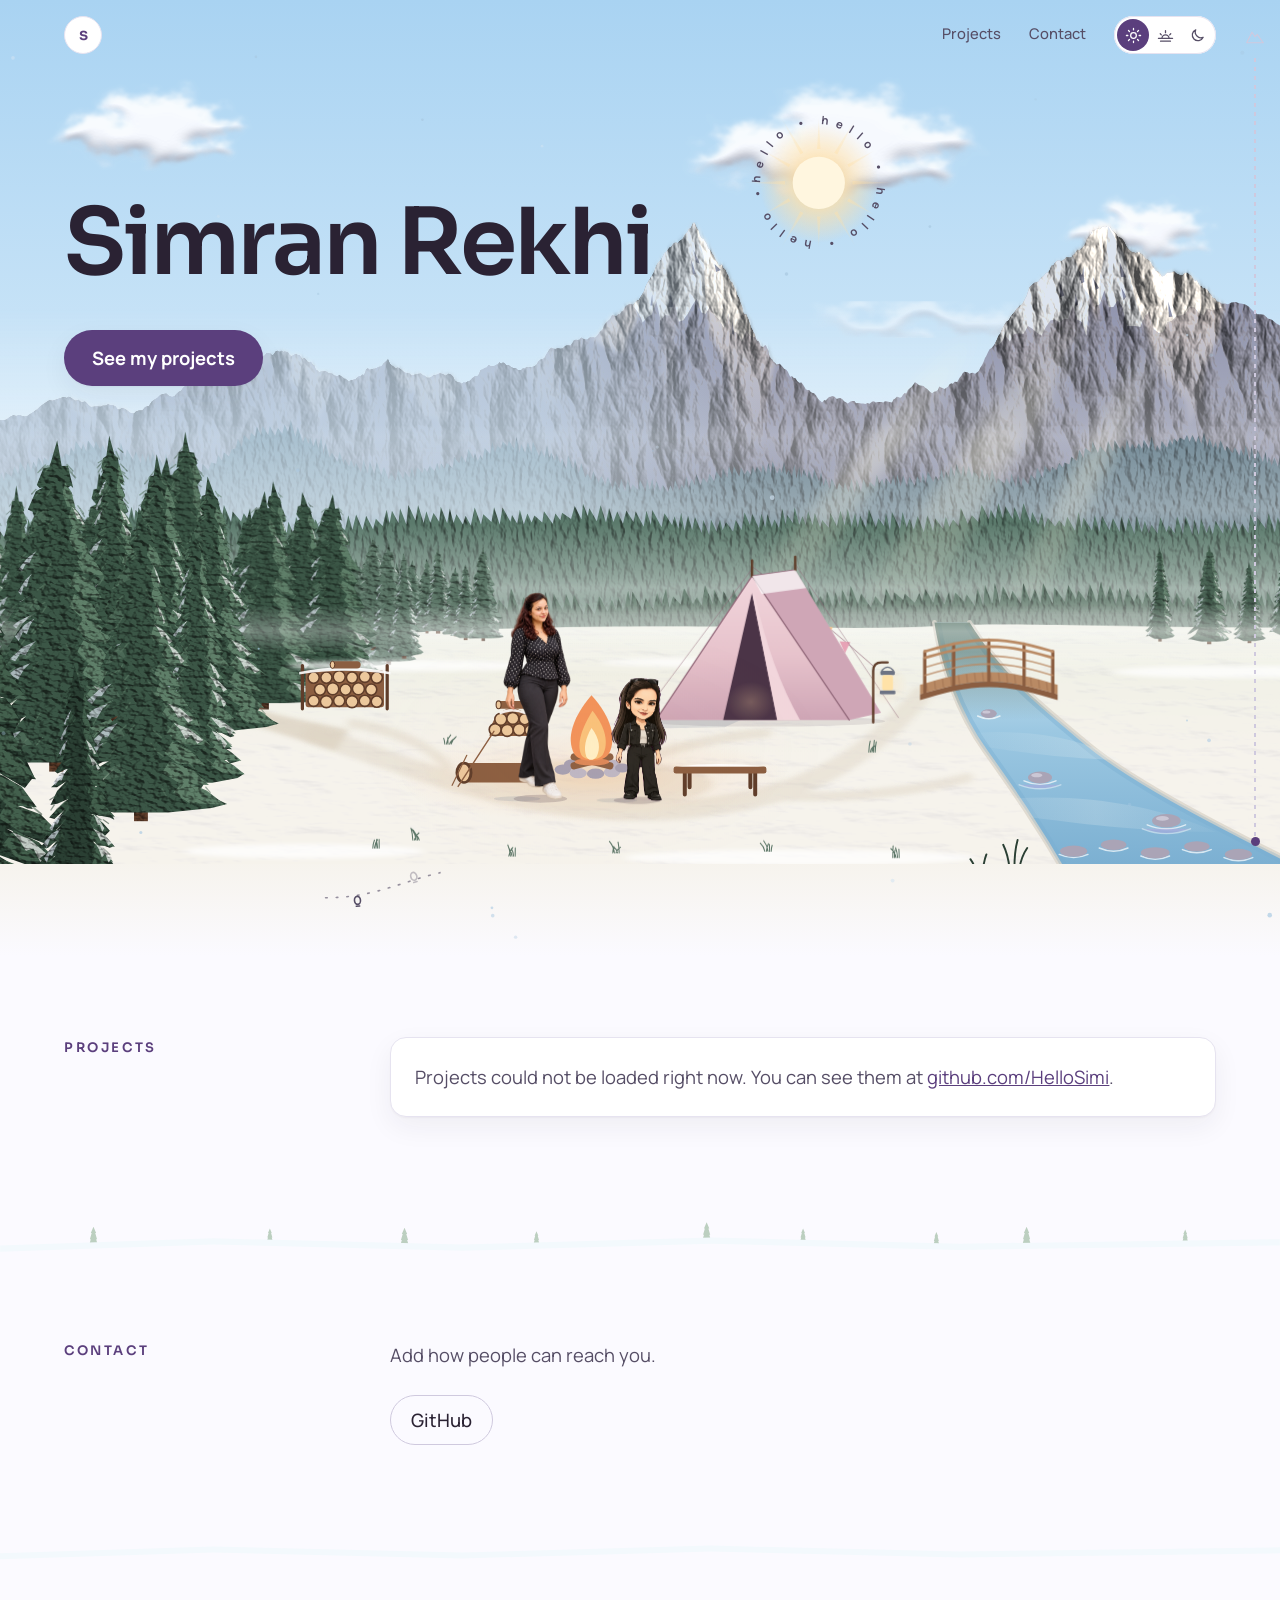
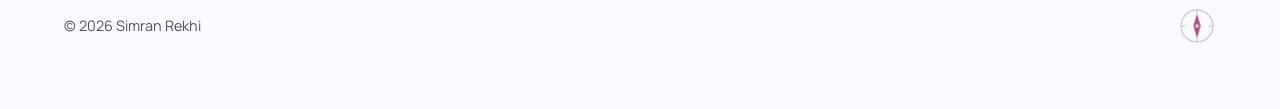
<file: index.html>
<!doctype html>
<html lang="en">
<head>
  <meta charset="utf-8">
  <meta name="viewport" content="width=device-width, initial-scale=1">
  <title>Portfolio</title>
  <meta name="description" content="Personal portfolio.">
  <meta name="theme-color" content="#fbfaff">
  <meta name="color-scheme" content="light dark">
  <meta property="og:type" content="website">
  <meta property="og:title" content="Simran Rekhi · Portfolio">
  <meta property="og:description" content="Personal portfolio.">
  <link rel="icon" href="data:image/svg+xml,%3Csvg xmlns='http://www.w3.org/2000/svg' viewBox='0 0 32 32'%3E%3Ccircle cx='16' cy='16' r='16' fill='%23e8e1f7'/%3E%3Cpath d='M4 24 L13 9 L18 17 L21 13 L28 24 Z' fill='%235b3f7d'/%3E%3C/svg%3E">
  <script>
    (function () {
      var t = null;
      try { t = localStorage.getItem('theme'); } catch (e) {}
      document.documentElement.setAttribute('data-theme', t === 'dark' || t === 'evening' ? t : 'light');
    })();
  </script>
  <link rel="preload" as="image" href="images/avatar.png">
  <link rel="preconnect" href="https://fonts.googleapis.com">
  <link rel="preconnect" href="https://fonts.gstatic.com" crossorigin>
  <link href="https://fonts.googleapis.com/css2?family=Sora:wght@300..700&family=Manrope:wght@400;500;700&display=swap" rel="stylesheet">
  <link rel="stylesheet" href="style.css">
</head>
<body>
  <a class="skip" href="#top">Skip to content</a>

  <svg class="sprite" aria-hidden="true" focusable="false">
    <symbol id="icon-pack" viewBox="0 0 18 18">
      <path d="M7 6V4.8a2 2 0 0 1 4 0V6"/>
      <path d="M5.4 6h7.2a2 2 0 0 1 2 2v5.6a1 1 0 0 1-1 1H4.4a1 1 0 0 1-1-1V8a2 2 0 0 1 2-2z"/>
      <path d="M6.6 11h4.8"/>
    </symbol>
    <symbol id="icon-lantern" viewBox="0 0 18 18">
      <path d="M9 2.2V4"/>
      <path d="M6.2 4h5.6"/>
      <path d="M7.2 4.8 6.4 13.6h5.2L10.8 4.8z"/>
    </symbol>
    <symbol id="icon-boot" viewBox="0 0 18 18">
      <path d="M5 3.6h3.4v5l3.6 1.4c.9.4 1.5 1.2 1.5 2.2v.9H5a1.5 1.5 0 0 1-1.5-1.5V5.1A1.5 1.5 0 0 1 5 3.6z"/>
      <path d="M4 6.6h4.4"/>
    </symbol>
  </svg>

  <div class="trail" aria-hidden="true">
    <svg class="trail-peak" viewBox="0 0 24 18"><path d="M1 17 L8 3 L12 9 L15 6 L23 17 Z"/></svg>
    <span class="trail-path"></span>
    <span class="hiker"></span>
  </div>

  <header class="top">
    <a class="logo" href="#top" id="logo" aria-label="Back to top">hi</a>
    <div class="top-right">
      <nav aria-label="Main">
        <a href="#about">About</a>
        <a href="#work">Work</a>
        <a href="#treks">Trails</a>
        <a href="#projects">Projects</a>
        <a href="#contact">Contact</a>
      </nav>
      <fieldset class="daytime" id="daytime">
        <legend class="sr-only">Time of day</legend>
        <span class="daytime-thumb" aria-hidden="true"></span>
        <label title="Day">
          <input type="radio" name="daytime" value="light">
          <svg viewBox="0 0 24 24" aria-hidden="true" focusable="false"><circle cx="12" cy="12" r="4"/><path d="M12 2v2M12 20v2M4.9 4.9l1.4 1.4M17.7 17.7l1.4 1.4M2 12h2M20 12h2M4.9 19.1l1.4-1.4M17.7 6.3l1.4-1.4"/></svg>
          <span class="sr-only">Day</span>
        </label>
        <label title="Evening">
          <input type="radio" name="daytime" value="evening">
          <svg viewBox="0 0 24 24" aria-hidden="true" focusable="false"><path d="M7 16a5 5 0 0 1 10 0"/><path d="M2 16h20M5 20h14M12 5v3M4.6 9.6l1.5 1.5M19.4 9.6l-1.5 1.5"/></svg>
          <span class="sr-only">Evening</span>
        </label>
        <label title="Night">
          <input type="radio" name="daytime" value="dark">
          <svg viewBox="0 0 24 24" aria-hidden="true" focusable="false"><path d="M20 14.5A8 8 0 0 1 9.5 4a8 8 0 1 0 10.5 10.5z"/></svg>
          <span class="sr-only">Night</span>
        </label>
      </fieldset>
    </div>
  </header>

  <main id="top" tabindex="-1">
    <div class="scene-band">
      <section class="hero">
        <svg class="sky-art" viewBox="0 0 1440 520" preserveAspectRatio="xMidYMin slice" aria-hidden="true">
          <defs>
            <linearGradient id="g-shoot" gradientUnits="userSpaceOnUse" x1="-110" y1="0" x2="0" y2="0">
              <stop offset="0" stop-color="#fff" stop-opacity="0"/><stop offset="1" stop-color="#fff" stop-opacity=".95"/>
            </linearGradient>
          </defs>
          <g class="sc-stars">
            <g class="stars">
              <circle cx="188" cy="54" r="1.7"/><circle cx="366" cy="122" r="1.2"/><circle cx="610" cy="40" r="1.5"/>
              <circle cx="842" cy="98" r="1.2"/><circle cx="1032" cy="48" r="1.8"/><circle cx="1228" cy="126" r="1.2"/>
              <circle cx="1354" cy="62" r="1.4"/><circle cx="508" cy="180" r="1.1"/><circle cx="74" cy="160" r="1.3"/>
              <circle cx="276" cy="20" r="1"/><circle cx="452" cy="74" r="1"/><circle cx="726" cy="150" r="1"/>
              <circle cx="934" cy="24" r="1.1"/><circle cx="1120" cy="170" r="1"/><circle cx="1300" cy="200" r="1"/>
              <circle cx="40" cy="70" r="1"/><circle cx="680" cy="214" r="0.9"/><circle cx="1400" cy="130" r="1"/>
            </g>
            <g class="twinkle">
              <circle cx="300" cy="96" r="1.6"/><circle cx="790" cy="56" r="1.5"/><circle cx="1180" cy="84" r="1.7"/>
              <circle cx="560" cy="124" r="1.3"/><circle cx="1390" cy="34" r="1.4"/>
            </g>
            <g transform="translate(1180 40) rotate(158)"><line class="shoot sh1" x1="-110" y1="0" x2="0" y2="0" stroke="url(#g-shoot)"/></g>
            <g transform="translate(520 30) rotate(148)"><line class="shoot sh2" x1="-110" y1="0" x2="0" y2="0" stroke="url(#g-shoot)"/></g>
          </g>
          <g class="birds">
            <g transform="translate(0 168)"><g class="bird b1"><path d="M-20 0 Q-10 -12 0 0 Q10 -12 20 0"/></g></g>
            <g transform="translate(0 206)"><g class="bird b2"><path d="M-15 0 Q-7.5 -9 0 0 Q7.5 -9 15 0"/></g></g>
            <g transform="translate(0 140)"><g class="bird b3"><path d="M-17 0 Q-8.5 -10 0 0 Q8.5 -10 17 0"/></g></g>
          </g>
        </svg>

        <svg class="sprite" aria-hidden="true" focusable="false">
          <!-- a cloud: its rough shape blurred, torn up by noise, then shaded from above -->
          <filter id="f-cloud" x="-25%" y="-40%" width="150%" height="180%" color-interpolation-filters="sRGB">
            <feTurbulence type="fractalNoise" baseFrequency="0.016 0.028" numOctaves="5" seed="8" result="n"/>
            <feGaussianBlur in="SourceGraphic" stdDeviation="8" result="b"/>
            <feDisplacementMap in="b" in2="n" scale="74" xChannelSelector="R" yChannelSelector="G" result="d"/>
            <feGaussianBlur in="d" stdDeviation="1.4" result="c"/>
            <feGaussianBlur in="c" stdDeviation="7" result="c2"/>
            <feDiffuseLighting in="c2" surfaceScale="9" diffuseConstant="1.15" lighting-color="#fff" result="l"><feDistantLight azimuth="-90" elevation="50"/></feDiffuseLighting>
            <feComponentTransfer in="l" result="l2"><feFuncR type="linear" slope=".42" intercept=".62"/><feFuncG type="linear" slope=".42" intercept=".62"/><feFuncB type="linear" slope=".38" intercept=".67"/></feComponentTransfer>
            <feComposite in="c" in2="l2" operator="arithmetic" k1="1" k2="0" k3="0" k4="0"/>
          </filter>
        </svg>
        <svg class="cloud c1" viewBox="0 0 400 160" aria-hidden="true"><g filter="url(#f-cloud)"><ellipse cx="200" cy="96" rx="130" ry="26"/><ellipse cx="150" cy="80" rx="54" ry="30"/><ellipse cx="226" cy="70" rx="66" ry="38"/><ellipse cx="290" cy="92" rx="46" ry="20"/></g></svg>
        <svg class="cloud c2" viewBox="0 0 400 160" aria-hidden="true"><g filter="url(#f-cloud)"><ellipse cx="190" cy="100" rx="150" ry="26"/><ellipse cx="120" cy="84" rx="60" ry="28"/><ellipse cx="210" cy="66" rx="76" ry="42"/><ellipse cx="290" cy="88" rx="58" ry="26"/></g></svg>
        <svg class="cloud c3" viewBox="0 0 400 160" aria-hidden="true"><g filter="url(#f-cloud)"><ellipse cx="200" cy="96" rx="120" ry="22"/><ellipse cx="170" cy="78" rx="50" ry="26"/><ellipse cx="236" cy="74" rx="54" ry="30"/></g></svg>
        <svg class="cloud wisp" viewBox="0 0 400 80" aria-hidden="true"><g filter="url(#f-cloud)"><ellipse cx="200" cy="44" rx="170" ry="10"/><ellipse cx="130" cy="38" rx="80" ry="8"/></g></svg>

        <svg class="badge" viewBox="0 0 200 200" aria-hidden="true">
          <defs>
            <path id="circle" d="M100,100 m-76,0 a76,76 0 1,1 152,0 a76,76 0 1,1 -152,0"/>
            <radialGradient id="g-sun"><stop offset=".45" stop-color="rgb(var(--sun-halo))" stop-opacity=".8"/><stop offset="1" stop-color="rgb(var(--sun-halo))" stop-opacity="0"/></radialGradient>
            <radialGradient id="g-ray" gradientUnits="userSpaceOnUse" cx="100" cy="100" r="100"><stop offset=".4" stop-color="rgb(var(--sun-halo))" stop-opacity=".9"/><stop offset="1" stop-color="rgb(var(--sun-halo))" stop-opacity="0"/></radialGradient>
          </defs>
          <g class="rays"><path fill="url(#g-ray)" d="M143.9 97.8L198.0 100.0L143.9 102.2ZM139.2 120.1L172.7 142.0L137.0 123.9ZM123.9 137.0L149.0 184.9L120.1 139.2ZM102.2 143.9L100.0 184.0L97.8 143.9ZM79.9 139.2L51.0 184.9L76.1 137.0ZM63.0 123.9L27.3 142.0L60.8 120.1ZM56.1 102.2L2.0 100.0L56.1 97.8ZM60.8 79.9L27.3 58.0L63.0 76.1ZM76.1 63.0L51.0 15.1L79.9 60.8ZM97.8 56.1L100.0 16.0L102.2 56.1ZM120.1 60.8L149.0 15.1L123.9 63.0ZM137.0 76.1L172.7 58.0L139.2 79.9Z"/></g>
          <circle class="halo" cx="100" cy="100" r="78" fill="url(#g-sun)"/>
          <circle class="dot" cx="100" cy="100" r="34"/>
          <g class="moon-face">
            <path class="moon-shade" d="M112 69 A34 34 0 0 1 112 131 A40 40 0 0 0 112 69 Z"/>
            <circle cx="88" cy="90" r="6.5"/><circle cx="104" cy="112" r="4.5"/><circle cx="106" cy="84" r="3"/><circle cx="82" cy="112" r="2.6"/>
          </g>
          <g class="spin">
            <text><textPath href="#circle" id="badge-text" textLength="470" lengthAdjust="spacing"></textPath></text>
          </g>
        </svg>

        <svg class="hero-scene" viewBox="0 0 1440 560" preserveAspectRatio="xMidYMax slice" aria-hidden="true">
          <defs>
            <g id="pn">
              <path d="M0 -62 L12 -40 L6 -40 L19 -19 L9 -19 L25 4 L-25 4 L-9 -19 L-19 -19 L-6 -40 L-12 -40 Z"/>
              <path fill="var(--lit)" d="M0 -62 L12 -40 L6 -40 L19 -19 L9 -19 L25 4 L0 4 Z"/>
            </g>
            <linearGradient id="g-haze" x1="0" y1="0" x2="0" y2="1">
              <stop offset="0" stop-color="var(--haze)" stop-opacity="0"/><stop offset=".6" stop-color="var(--haze)" stop-opacity=".75"/><stop offset="1" stop-color="var(--haze)" stop-opacity="0"/>
            </linearGradient>
            <linearGradient id="g-rock" gradientUnits="userSpaceOnUse" x1="0" y1="90" x2="0" y2="430">
              <stop offset="0" stop-color="var(--rock-top)"/><stop offset="1" stop-color="var(--rock-low)"/>
            </linearGradient>
            <linearGradient id="g-lit" gradientUnits="userSpaceOnUse" x1="0" y1="100" x2="0" y2="360">
              <stop offset="0" stop-color="var(--peak-lit)" stop-opacity=".95"/><stop offset=".55" stop-color="var(--peak-lit)" stop-opacity=".45"/><stop offset="1" stop-color="var(--peak-lit)" stop-opacity="0"/>
            </linearGradient>
            <linearGradient id="g-veil" x1="0" y1="0" x2="1" y2="0"><stop offset="0" stop-color="var(--sky-2)" stop-opacity=".62"/><stop offset=".72" stop-color="var(--sky-2)" stop-opacity=".55"/><stop offset="1" stop-color="var(--sky-2)" stop-opacity="0"/></linearGradient>
            <clipPath id="cp-range"><path d="M-40 342 L-36.7 337.2 L-32.7 334.2 L-28.8 331.4 L-24.3 328.3 L-20.5 329.3 L-17.2 327.5 L-14.4 326 L-11 324 L-6.7 326.1 L-3.1 327.6 L1.1 327 L4.3 326.2 L8.8 325.5 L12.4 325.7 L15.8 325.2 L20.2 321.9 L23.7 320.3 L26.9 321 L29.8 320 L33.4 321.2 L36.2 321.7 L39.3 321 L42.9 318.5 L46.1 316.7 L50 314 L53.8 310.4 L59 306.7 L63.7 303.6 L67.2 304.1 L71.7 302.7 L75.4 301.5 L80 300 L83 301 L85.2 299.8 L88.2 301.1 L90.3 302.8 L92.9 304.3 L95.8 303.1 L98.4 305.2 L100.7 305.8 L103.1 305.1 L105 306.3 L107.3 309.2 L109.9 311.1 L112.9 310.7 L116.4 310.4 L119 310.7 L121.4 310.7 L123.3 309.4 L124.7 309.8 L126.6 309.5 L129.1 308.1 L131.7 309.1 L134.1 309.2 L137.1 310.4 L139.3 313.4 L141.6 314.3 L144.4 312.2 L148 313.3 L151.3 315.8 L153.3 317.6 L155.5 318.1 L157.9 318.4 L160 316 L163.3 315 L167 315.1 L170.2 311.2 L174.3 310 L177.4 305.4 L180.3 303 L183.9 300.9 L186.9 297.7 L190.6 296.6 L193.7 296.2 L196.5 298.6 L200 299.9 L202.8 299.1 L204.8 296.8 L207.3 294.4 L210.1 293.1 L212.2 290 L214.9 287.6 L217.1 282.3 L219 279.9 L222.1 278.2 L225.2 278.8 L228.2 277 L230.9 272.9 L233.9 272.6 L236.1 269.4 L238.3 270.4 L240.8 269.5 L242.8 268 L244.8 266.8 L247.7 266.2 L250 268 L251.8 269.1 L253.3 269.6 L255.5 267.9 L257.2 267.4 L258.8 264.9 L260.6 264.9 L262.9 265.9 L264.9 266.2 L266.5 264.8 L267.7 264.4 L269.4 261.5 L271.5 258.9 L274.2 258.1 L276.2 256.9 L278.3 259.5 L280.3 259.9 L283.1 256 L285.7 254.7 L288.7 253.7 L291.6 254.7 L294 255.3 L296.9 255.8 L300.2 254.6 L303.2 253.8 L305 251.1 L307.3 251.3 L309.2 251.6 L311.4 254 L313.3 252.6 L315.1 249.5 L317.6 248.5 L320 250 L321.9 248.7 L323.6 250.1 L325.4 249.4 L327.5 250.1 L329.1 250.9 L330.8 253.6 L332.8 254.8 L335.3 253.3 L337.4 252.2 L339.9 253.4 L341.9 253.7 L343.4 256.2 L345 258 L347 256.8 L348.8 258.4 L351 261.5 L352.8 261.8 L354.2 260.9 L356.3 263.9 L358.2 265.2 L359.6 269.1 L360.7 270.3 L362.2 270.7 L363.4 272.7 L365.6 271.8 L367.9 271.8 L369.9 271 L371.6 271.9 L373.6 273.5 L376.3 273.8 L378.1 274.2 L380 276 L381.5 276.5 L383.6 277 L385.8 275.7 L387.7 276.8 L389.7 278.1 L391.3 279.8 L392.7 279.8 L394.5 281 L396.2 282.7 L398.3 281.8 L400.1 281.4 L402.3 280.5 L404.1 280.4 L406 278.4 L408.1 276.6 L409.8 277.3 L411.5 275.1 L412.7 275.8 L414.2 274 L415.7 269.5 L417.5 268.1 L419.6 269.7 L422 269.2 L423.9 268.6 L425.5 268.6 L427 268.1 L429.2 266.8 L431.1 266.3 L433.1 265.5 L435 262.8 L437.9 260.4 L440 258 L442 262.8 L443.7 264.8 L445.7 265.8 L448.2 268.4 L451.1 267.3 L453.7 269 L456.4 271.2 L458.5 272.8 L461.3 273.6 L463.8 273.8 L465.7 275.7 L467.8 275.7 L470.8 275 L473.1 274.4 L476.5 273.8 L479 276.1 L480.8 276.4 L483.2 278.6 L486 278.5 L489.1 277.1 L490.7 275.5 L492.7 275.5 L495.1 275.1 L497.3 273.6 L501.2 274.8 L504.2 276.4 L507.3 274.3 L509.8 275.1 L512.3 277.4 L514.3 281.7 L516.9 283.5 L520 284 L521.9 285.3 L524.1 283.7 L526.5 284.1 L528.4 282.8 L531 281.9 L533.6 279.1 L536.8 276.7 L539.3 277 L541.3 274.4 L542.8 269.9 L545 269.5 L547.4 267.8 L549.7 267.1 L551.8 264.5 L554.3 265.9 L557 265.8 L558.6 265.4 L560.3 264.2 L561.9 263.8 L563.9 261.5 L565.6 263.1 L567.7 261.8 L569.4 262.1 L571.5 264.7 L574.2 264.7 L576.8 266.8 L579.5 268.1 L581.9 267.7 L584.3 270.1 L586.3 270.1 L588.1 270.1 L590 268 L592.1 268.1 L593.6 267 L596 266.7 L598.1 266.7 L599.6 266.8 L601.2 266.4 L603.1 265.7 L605.1 264 L607.3 260.3 L609.2 258.5 L611.4 258 L613.9 256.6 L615.8 252.9 L617.8 249.7 L619.8 246.8 L621.4 245.3 L623.9 246.3 L626 246.7 L628.8 245.8 L631.7 246.5 L634 246.2 L636.8 243.3 L639.5 242.5 L642.9 242.8 L644.8 240.3 L646.5 237.2 L648.8 236.3 L650.7 236.6 L652.7 236.4 L654.7 234 L657.4 235.6 L660 236 L661.3 236 L662.9 235.1 L664.5 233.6 L666.2 234 L668.1 233.7 L669.9 234.3 L672.3 232.1 L674.1 229.7 L675.6 227.4 L677.5 226 L679.1 223.6 L680.4 220.1 L682.2 217.8 L684.4 215.6 L686.6 213.5 L689 209.3 L691.5 209.8 L693.5 210.4 L695.7 208.4 L698.2 207.4 L699.8 204.8 L701.4 204.4 L703.2 200.2 L704.9 198.6 L706.4 197.8 L708.3 196.8 L710.4 196.7 L712.5 197.8 L714.7 195.1 L716.8 192.8 L718.6 192.7 L720 190 L721.5 187.5 L722.7 185.5 L724.5 182.6 L726.2 177.1 L728.5 172.6 L730.8 169.1 L732.3 166.7 L734.4 163.7 L736.3 159.8 L738.2 153.9 L740.6 150.4 L743.3 147.9 L745.2 143.8 L747 139.9 L748.6 139.3 L750.8 136.8 L752.9 134 L754.5 134 L756.1 131.2 L757.9 128.9 L759.4 128.6 L760.6 128.5 L762 129.1 L763.1 127.8 L765 126.1 L767.4 124.5 L769.9 119.7 L772.6 116.6 L774.4 113.3 L776.8 112.1 L778.3 107.8 L780 106 L781.4 108.2 L783 112.6 L785.2 115.3 L786.9 120.9 L788 122.8 L789.3 123.8 L790.6 124.5 L792.1 126.6 L794.1 130 L795.7 134.7 L797.2 136.5 L798.7 138.1 L800.1 140.7 L801.7 143 L803.8 147.9 L805.8 150.3 L806.9 153.5 L808.3 154 L809.8 153.7 L811 152.9 L812.2 156.8 L813.8 157.8 L814.9 159 L816.4 163.1 L817.9 165 L819.1 168.6 L820.7 172 L822.5 172.7 L824.5 178 L826.3 180.9 L828 186.9 L830 190 L831.1 194.3 L832.6 197.8 L833.7 201.1 L834.6 206.1 L836.5 208.5 L838 208.1 L839.2 211 L840.5 213.9 L841.7 217.8 L842.6 220.4 L843.7 223.7 L845.1 225.8 L846.2 228.9 L847.5 230.1 L848.4 234 L849.5 236.3 L850.7 238.1 L851.7 237.6 L853 240.1 L854.2 243.5 L855.6 244 L856.8 244.8 L858.5 242.8 L859.8 242.5 L861 244.9 L862.3 247.8 L863.1 251.6 L864.2 255.4 L865.5 257.1 L867 258.4 L868.4 260.9 L870 262 L871.6 263.8 L873.8 263.4 L875.4 263.1 L877.8 265.7 L880.1 268.5 L882.6 269.6 L884.4 272.2 L886.8 277.6 L888.7 276.6 L890.5 278.5 L892.8 279.1 L894.7 282.2 L897 284.1 L899.4 283.8 L901.3 286.5 L902.9 289.1 L904.2 291.4 L905.8 292.2 L908 292.3 L909.7 294.5 L911.9 295.5 L913.5 295.8 L915.6 298 L918.1 302.3 L919.8 304 L921 304.6 L922.2 306.1 L923.4 304.9 L924.7 303.4 L926.3 303.8 L928.1 301.9 L930 300 L931.8 299.8 L933.7 298.8 L936.1 299.7 L938.7 302.2 L940.5 301.3 L942.4 301.2 L944.6 302.2 L947 305.1 L948.9 305.9 L950.9 307.1 L953.9 305.1 L956.2 304.5 L958.4 304.5 L960 307 L961.5 306.8 L963 306.7 L965.6 307.3 L968 307.3 L970.4 307.8 L972.6 306.8 L975 307.4 L977.7 305.2 L979.9 304.7 L981.9 306.1 L983.9 305.6 L985.5 305.5 L988.2 305.5 L990.3 306.1 L992.1 304.7 L994.5 304.9 L997.2 305.5 L1000 306 L1001.8 302.6 L1003.3 301.9 L1005.3 299.8 L1006.9 300.1 L1007.9 300.6 L1009.1 300.9 L1010.7 300.1 L1012 297.9 L1014 295.6 L1015.9 296.1 L1017.6 292.1 L1019.8 290.4 L1021.6 288.8 L1024 285.7 L1025.5 283.7 L1027.6 284.7 L1029.8 286.7 L1031.4 287.1 L1033.5 287.5 L1035.1 287.7 L1037 289.6 L1039.1 291.1 L1042.2 294.1 L1044.6 295.7 L1046.7 294.3 L1048.9 293.7 L1050.9 292.1 L1052.6 288.3 L1054.5 289.5 L1056.2 289.9 L1058.3 291.2 L1060 290 L1062.1 288.7 L1063.7 286.1 L1065.8 284.6 L1067.5 285.3 L1069.7 283 L1072.5 283.2 L1075.1 278.6 L1077.2 276 L1078.6 273.6 L1080.3 272 L1082.1 272.2 L1084 272.5 L1086 274.2 L1087.9 273.3 L1090 273 L1092.3 274.3 L1093.5 273.2 L1095.1 272.1 L1096.6 270.8 L1098.3 267.1 L1100.3 264.1 L1101.9 260.5 L1103.3 256.6 L1104.6 254.6 L1106.5 250.6 L1108.4 247 L1110.7 245.5 L1112.5 243.3 L1114.2 241 L1116.5 236.3 L1118.2 232.2 L1120 230 L1122.4 224.8 L1124.6 220.3 L1127.1 216.5 L1129.9 214.6 L1131.6 211.1 L1133.7 208.4 L1136.6 204.9 L1138.8 201.6 L1140.5 200.4 L1142.2 198.3 L1144.6 196.9 L1146.4 194 L1148.1 190.4 L1149.4 188 L1151.2 182.9 L1152.7 178.4 L1155.8 175.2 L1158.3 173 L1160.6 172.6 L1162.7 171.7 L1165 168.2 L1168.1 165.9 L1171.3 162.2 L1173.9 161.1 L1175.3 158.8 L1177.1 154.3 L1179.3 154 L1180.9 151.1 L1183.3 148.5 L1185.9 148 L1187.8 149.2 L1190 148 L1192.1 146.8 L1193.8 144.4 L1195.4 145 L1197.4 145.1 L1199.3 144.9 L1201 142.5 L1203 141.1 L1204.6 138.8 L1206 136.5 L1207.5 137.1 L1208.6 137.2 L1210 135.6 L1211.8 134.3 L1213.4 132.3 L1214.9 129.6 L1216.9 124.4 L1218 122.4 L1219.4 121.2 L1220.9 119.2 L1222.6 115.6 L1223.8 114.4 L1224.7 115.9 L1225.6 113.5 L1226.9 113.6 L1228.6 112.4 L1230.7 113.5 L1232.6 111.7 L1234.3 110.7 L1235.7 111.1 L1237.1 111.4 L1238.8 110.2 L1240 110 L1242 110.4 L1243.6 113 L1246.1 116.3 L1248.6 118.2 L1250.4 121.4 L1252.2 122.5 L1254.3 123.2 L1256.1 125 L1257.9 127.5 L1259.9 131.9 L1262.2 135 L1263.9 137 L1265.5 138.3 L1267.3 139.5 L1268.7 139.1 L1270.5 140.3 L1272.7 139.4 L1274.7 138.5 L1276.4 140.8 L1278 141.8 L1279.9 143.8 L1282.3 146.6 L1284.1 147.2 L1285.9 148.5 L1287.8 150.6 L1289.2 154.3 L1291.1 156.2 L1292.5 159.3 L1294.3 160.3 L1295.9 160.8 L1298 163.2 L1300 166 L1302.5 165.4 L1305.6 161.9 L1307.9 162 L1311.1 161.3 L1313.6 160.6 L1315.8 162.7 L1318.5 163.8 L1320.8 165 L1322.8 164.9 L1325.2 162.4 L1327.9 161.9 L1330.5 164.1 L1332.3 165.1 L1334.4 168.6 L1336.6 170.9 L1338.9 170.3 L1340.8 174.7 L1342.3 176.7 L1344 177 L1345.5 179.6 L1347.1 179.3 L1348.5 180 L1350.2 180.7 L1352.4 184.1 L1354.4 186.1 L1356.1 189.6 L1358.9 190.6 L1361 194.3 L1363.9 194.5 L1366.2 196.1 L1367.9 196.4 L1370 196 L1373.3 196.9 L1377.1 195 L1381.9 194.5 L1385.8 195.9 L1389.2 196.4 L1392.6 197.3 L1396.3 199.4 L1399.4 202.9 L1403.3 206.5 L1406.3 208 L1409.5 208 L1413.2 208.7 L1417.7 212.9 L1422.2 214.3 L1426.8 218 L1431.2 220.6 L1433.4 222 L1436.1 226 L1439 228 L1442.5 229.8 L1446.1 230 L1450.2 232.8 L1453.8 232.6 L1458.1 230.6 L1460.7 229.1 L1462.9 228.4 L1465.5 228.1 L1468.2 229.7 L1471.6 227.7 L1474.9 228.1 L1477.8 228.1 L1480 226 L1480 560 L-40 560 Z"/></clipPath>
            <clipPath id="cp-sunlit"><path d="M85.2 299.8 L88.2 301.1 L90.3 302.8 L92.9 304.3 L95.8 303.1 L98.4 305.2 L100.7 305.8 L103.1 305.1 L105 306.3 L107.3 309.2 L109.9 311.1 L112.9 310.7 L116.4 310.4 L119 310.7 L121.4 310.7 L123.3 309.4 L124.7 309.8 L126.6 309.5 L129.1 308.1 L131.7 309.1 L134.1 309.2 L137.1 310.4 L139.3 313.4 L141.6 314.3 L144.4 312.2 L148 313.3 L151.3 315.8 L153.3 317.6 L155.5 318.1 L157.9 318.4 L160 316 L160 316 L149.5 332.7 L143.7 351.3 L148.5 368.2 L137.6 384 L133.9 371.3 L129.1 364.6 L120.1 354.4 L117.4 342 L103.3 328.9 L99.5 319.4 L88.1 312.7 Z M317.6 248.5 L320 250 L321.9 248.7 L323.6 250.1 L325.4 249.4 L327.5 250.1 L329.1 250.9 L330.8 253.6 L332.8 254.8 L335.3 253.3 L337.4 252.2 L339.9 253.4 L341.9 253.7 L343.4 256.2 L345 258 L347 256.8 L348.8 258.4 L351 261.5 L352.8 261.8 L354.2 260.9 L356.3 263.9 L358.2 265.2 L359.6 269.1 L360.7 270.3 L362.2 270.7 L363.4 272.7 L365.6 271.8 L367.9 271.8 L369.9 271 L371.6 271.9 L373.6 273.5 L376.3 273.8 L378.1 274.2 L380 276 L380 276 L370.6 291.9 L374.8 301.5 L367.8 315.8 L361.3 330.7 L361 321.1 L351.4 310.5 L347.1 302.3 L345.5 292.4 L329.4 280 L334 267.2 L325.4 256.4 Z M440 258 L442 262.8 L443.7 264.8 L445.7 265.8 L448.2 268.4 L451.1 267.3 L453.7 269 L456.4 271.2 L458.5 272.8 L461.3 273.6 L463.8 273.8 L465.7 275.7 L467.8 275.7 L470.8 275 L473.1 274.4 L476.5 273.8 L479 276.1 L480.8 276.4 L483.2 278.6 L486 278.5 L489.1 277.1 L490.7 275.5 L492.7 275.5 L495.1 275.1 L497.3 273.6 L501.2 274.8 L504.2 276.4 L507.3 274.3 L509.8 275.1 L512.3 277.4 L514.3 281.7 L516.9 283.5 L520 284 L520 284 L516.3 299.7 L513.1 312.7 L505.5 323.2 L496 337.4 L495.9 325.5 L477.1 319.7 L472.1 307.1 L472.2 295.7 L455.9 288.6 L447.3 280.3 L442.6 266.4 Z M664.5 233.6 L666.2 234 L668.1 233.7 L669.9 234.3 L672.3 232.1 L674.1 229.7 L675.6 227.4 L677.5 226 L679.1 223.6 L680.4 220.1 L682.2 217.8 L684.4 215.6 L686.6 213.5 L689 209.3 L691.5 209.8 L693.5 210.4 L695.7 208.4 L698.2 207.4 L699.8 204.8 L701.4 204.4 L703.2 200.2 L704.9 198.6 L706.4 197.8 L708.3 196.8 L710.4 196.7 L712.5 197.8 L714.7 195.1 L716.8 192.8 L718.6 192.7 L720 190 L720 190 L718.4 205.5 L712.3 222.5 L704.4 236.8 L703.4 251 L693.7 248.6 L689.3 247.1 L688.6 245.9 L677.4 243.1 L673.1 240.1 L678 240.2 L665.3 235.8 Z M780 106 L781.4 108.2 L783 112.6 L785.2 115.3 L786.9 120.9 L788 122.8 L789.3 123.8 L790.6 124.5 L792.1 126.6 L794.1 130 L795.7 134.7 L797.2 136.5 L798.7 138.1 L800.1 140.7 L801.7 143 L803.8 147.9 L805.8 150.3 L806.9 153.5 L808.3 154 L809.8 153.7 L811 152.9 L812.2 156.8 L813.8 157.8 L814.9 159 L816.4 163.1 L817.9 165 L819.1 168.6 L820.7 172 L822.5 172.7 L824.5 178 L826.3 180.9 L828 186.9 L830 190 L831.1 194.3 L832.6 197.8 L833.7 201.1 L834.6 206.1 L836.5 208.5 L838 208.1 L839.2 211 L840.5 213.9 L841.7 217.8 L842.6 220.4 L843.7 223.7 L845.1 225.8 L846.2 228.9 L847.5 230.1 L848.4 234 L849.5 236.3 L850.7 238.1 L851.7 237.6 L853 240.1 L854.2 243.5 L855.6 244 L856.8 244.8 L858.5 242.8 L859.8 242.5 L861 244.9 L862.3 247.8 L863.1 251.6 L864.2 255.4 L865.5 257.1 L867 258.4 L868.4 260.9 L870 262 L870 262 L860.7 305.5 L856.9 348.3 L851.3 387.5 L843 432.4 L835.5 392.3 L832.2 352.9 L821.8 309.8 L818.1 268.9 L798.1 229.6 L792.2 185.6 L791.2 145.3 Z M1240 110 L1242 110.4 L1243.6 113 L1246.1 116.3 L1248.6 118.2 L1250.4 121.4 L1252.2 122.5 L1254.3 123.2 L1256.1 125 L1257.9 127.5 L1259.9 131.9 L1262.2 135 L1263.9 137 L1265.5 138.3 L1267.3 139.5 L1268.7 139.1 L1270.5 140.3 L1272.7 139.4 L1274.7 138.5 L1276.4 140.8 L1278 141.8 L1279.9 143.8 L1282.3 146.6 L1284.1 147.2 L1285.9 148.5 L1287.8 150.6 L1289.2 154.3 L1291.1 156.2 L1292.5 159.3 L1294.3 160.3 L1295.9 160.8 L1298 163.2 L1300 166 L1302.5 165.4 L1305.6 161.9 L1307.9 162 L1311.1 161.3 L1313.6 160.6 L1315.8 162.7 L1318.5 163.8 L1320.8 165 L1322.8 164.9 L1325.2 162.4 L1327.9 161.9 L1330.5 164.1 L1332.3 165.1 L1334.4 168.6 L1336.6 170.9 L1338.9 170.3 L1340.8 174.7 L1342.3 176.7 L1344 177 L1345.5 179.6 L1347.1 179.3 L1348.5 180 L1350.2 180.7 L1352.4 184.1 L1354.4 186.1 L1356.1 189.6 L1358.9 190.6 L1361 194.3 L1363.9 194.5 L1366.2 196.1 L1367.9 196.4 L1370 196 L1370 196 L1362.6 232.2 L1348.3 265.8 L1343.3 300 L1331 334 L1325.2 303.5 L1302.2 278.7 L1290 249 L1280.4 219.3 L1271.3 195.2 L1263.5 163.6 L1257.5 140.2 Z M1201 142.5 L1203 141.1 L1204.6 138.8 L1206 136.5 L1207.5 137.1 L1208.6 137.2 L1210 135.6 L1211.8 134.3 L1213.4 132.3 L1214.9 129.6 L1216.9 124.4 L1218 122.4 L1219.4 121.2 L1220.9 119.2 L1222.6 115.6 L1223.8 114.4 L1224.7 115.9 L1225.6 113.5 L1226.9 113.6 L1228.6 112.4 L1230.7 113.5 L1232.6 111.7 L1234.3 110.7 L1235.7 111.1 L1237.1 111.4 L1238.8 110.2 L1240 110 L1240 110 L1237.9 137.5 L1231.4 164.1 L1230 190.1 L1228.3 218.7 L1226.1 210.7 L1222.2 200.6 L1221.8 190.9 L1212.8 178.6 L1209.6 173.3 L1209.3 163.9 L1205.9 154.5 Z"/></clipPath>
            <!-- rock: a ridged noise field lit from the sun's side, multiplied into the colours below it -->
            <filter id="f-relief" x="0" y="0" width="100%" height="100%" color-interpolation-filters="sRGB">
              <feTurbulence type="turbulence" baseFrequency="0.016 0.0075" numOctaves="6" seed="4" result="n"/>
              <feDiffuseLighting class="sun-light" in="n" surfaceScale="9" diffuseConstant="1.25" result="l"><feDistantLight azimuth="-25" elevation="32"/></feDiffuseLighting>
              <feComponentTransfer in="l" result="l2"><feFuncR type="linear" slope=".85" intercept=".28"/><feFuncG type="linear" slope=".85" intercept=".28"/><feFuncB type="linear" slope=".85" intercept=".28"/></feComponentTransfer>
              <feComposite in="SourceGraphic" in2="l2" operator="arithmetic" k1="1" k2="0" k3="0" k4="0"/>
            </filter>
            <filter id="f-woods" x="0" y="0" width="100%" height="100%" color-interpolation-filters="sRGB">
              <feTurbulence type="fractalNoise" baseFrequency="0.16 0.07" numOctaves="3" seed="6" result="n"/>
              <feDiffuseLighting in="n" surfaceScale="3.4" diffuseConstant="1" lighting-color="#fff" result="l"><feDistantLight azimuth="-30" elevation="50"/></feDiffuseLighting>
              <feComponentTransfer in="l" result="l2"><feFuncR type="linear" slope=".7" intercept=".42"/><feFuncG type="linear" slope=".7" intercept=".42"/><feFuncB type="linear" slope=".7" intercept=".42"/></feComponentTransfer>
              <feComposite in="SourceGraphic" in2="l2" operator="arithmetic" k1="1" k2="0" k3="0" k4="0"/>
            </filter>
            <filter id="f-needles" x="0" y="0" width="100%" height="100%" color-interpolation-filters="sRGB">
              <feTurbulence type="fractalNoise" baseFrequency="0.34 0.72" numOctaves="3" seed="3" result="n"/>
              <feDiffuseLighting in="n" surfaceScale="1.5" diffuseConstant="1" lighting-color="#fff" result="l"><feDistantLight azimuth="-30" elevation="45"/></feDiffuseLighting>
              <feComponentTransfer in="l" result="l2"><feFuncR type="linear" slope=".75" intercept=".42"/><feFuncG type="linear" slope=".75" intercept=".42"/><feFuncB type="linear" slope=".75" intercept=".42"/></feComponentTransfer>
              <feComposite in="SourceGraphic" in2="l2" operator="arithmetic" k1="1" k2="0" k3="0" k4="0"/>
            </filter>
            <filter id="f-soft" x="-2%" y="-2%" width="104%" height="104%"><feGaussianBlur stdDeviation="2.2"/></filter>
            <!-- needles: fine clumpy noise for anything wooded -->
            <filter id="f-foliage" x="0" y="0" width="100%" height="100%" color-interpolation-filters="sRGB">
              <feTurbulence type="fractalNoise" baseFrequency="0.09 0.22" numOctaves="3" seed="2" result="n"/>
              <feDiffuseLighting in="n" surfaceScale="4" diffuseConstant="1" lighting-color="#fff" result="l"><feDistantLight azimuth="-30" elevation="45"/></feDiffuseLighting>
              <feComponentTransfer in="l" result="l2"><feFuncR type="linear" slope=".7" intercept=".45"/><feFuncG type="linear" slope=".7" intercept=".45"/><feFuncB type="linear" slope=".7" intercept=".45"/></feComponentTransfer>
              <feComposite in="SourceGraphic" in2="l2" operator="arithmetic" k1="1" k2="0" k3="0" k4="0"/>
            </filter>
          </defs>
          <g class="sc-far" filter="url(#f-relief)">
            <path class="rock" d="M-40 342 L-36.7 337.2 L-32.7 334.2 L-28.8 331.4 L-24.3 328.3 L-20.5 329.3 L-17.2 327.5 L-14.4 326 L-11 324 L-6.7 326.1 L-3.1 327.6 L1.1 327 L4.3 326.2 L8.8 325.5 L12.4 325.7 L15.8 325.2 L20.2 321.9 L23.7 320.3 L26.9 321 L29.8 320 L33.4 321.2 L36.2 321.7 L39.3 321 L42.9 318.5 L46.1 316.7 L50 314 L53.8 310.4 L59 306.7 L63.7 303.6 L67.2 304.1 L71.7 302.7 L75.4 301.5 L80 300 L83 301 L85.2 299.8 L88.2 301.1 L90.3 302.8 L92.9 304.3 L95.8 303.1 L98.4 305.2 L100.7 305.8 L103.1 305.1 L105 306.3 L107.3 309.2 L109.9 311.1 L112.9 310.7 L116.4 310.4 L119 310.7 L121.4 310.7 L123.3 309.4 L124.7 309.8 L126.6 309.5 L129.1 308.1 L131.7 309.1 L134.1 309.2 L137.1 310.4 L139.3 313.4 L141.6 314.3 L144.4 312.2 L148 313.3 L151.3 315.8 L153.3 317.6 L155.5 318.1 L157.9 318.4 L160 316 L163.3 315 L167 315.1 L170.2 311.2 L174.3 310 L177.4 305.4 L180.3 303 L183.9 300.9 L186.9 297.7 L190.6 296.6 L193.7 296.2 L196.5 298.6 L200 299.9 L202.8 299.1 L204.8 296.8 L207.3 294.4 L210.1 293.1 L212.2 290 L214.9 287.6 L217.1 282.3 L219 279.9 L222.1 278.2 L225.2 278.8 L228.2 277 L230.9 272.9 L233.9 272.6 L236.1 269.4 L238.3 270.4 L240.8 269.5 L242.8 268 L244.8 266.8 L247.7 266.2 L250 268 L251.8 269.1 L253.3 269.6 L255.5 267.9 L257.2 267.4 L258.8 264.9 L260.6 264.9 L262.9 265.9 L264.9 266.2 L266.5 264.8 L267.7 264.4 L269.4 261.5 L271.5 258.9 L274.2 258.1 L276.2 256.9 L278.3 259.5 L280.3 259.9 L283.1 256 L285.7 254.7 L288.7 253.7 L291.6 254.7 L294 255.3 L296.9 255.8 L300.2 254.6 L303.2 253.8 L305 251.1 L307.3 251.3 L309.2 251.6 L311.4 254 L313.3 252.6 L315.1 249.5 L317.6 248.5 L320 250 L321.9 248.7 L323.6 250.1 L325.4 249.4 L327.5 250.1 L329.1 250.9 L330.8 253.6 L332.8 254.8 L335.3 253.3 L337.4 252.2 L339.9 253.4 L341.9 253.7 L343.4 256.2 L345 258 L347 256.8 L348.8 258.4 L351 261.5 L352.8 261.8 L354.2 260.9 L356.3 263.9 L358.2 265.2 L359.6 269.1 L360.7 270.3 L362.2 270.7 L363.4 272.7 L365.6 271.8 L367.9 271.8 L369.9 271 L371.6 271.9 L373.6 273.5 L376.3 273.8 L378.1 274.2 L380 276 L381.5 276.5 L383.6 277 L385.8 275.7 L387.7 276.8 L389.7 278.1 L391.3 279.8 L392.7 279.8 L394.5 281 L396.2 282.7 L398.3 281.8 L400.1 281.4 L402.3 280.5 L404.1 280.4 L406 278.4 L408.1 276.6 L409.8 277.3 L411.5 275.1 L412.7 275.8 L414.2 274 L415.7 269.5 L417.5 268.1 L419.6 269.7 L422 269.2 L423.9 268.6 L425.5 268.6 L427 268.1 L429.2 266.8 L431.1 266.3 L433.1 265.5 L435 262.8 L437.9 260.4 L440 258 L442 262.8 L443.7 264.8 L445.7 265.8 L448.2 268.4 L451.1 267.3 L453.7 269 L456.4 271.2 L458.5 272.8 L461.3 273.6 L463.8 273.8 L465.7 275.7 L467.8 275.7 L470.8 275 L473.1 274.4 L476.5 273.8 L479 276.1 L480.8 276.4 L483.2 278.6 L486 278.5 L489.1 277.1 L490.7 275.5 L492.7 275.5 L495.1 275.1 L497.3 273.6 L501.2 274.8 L504.2 276.4 L507.3 274.3 L509.8 275.1 L512.3 277.4 L514.3 281.7 L516.9 283.5 L520 284 L521.9 285.3 L524.1 283.7 L526.5 284.1 L528.4 282.8 L531 281.9 L533.6 279.1 L536.8 276.7 L539.3 277 L541.3 274.4 L542.8 269.9 L545 269.5 L547.4 267.8 L549.7 267.1 L551.8 264.5 L554.3 265.9 L557 265.8 L558.6 265.4 L560.3 264.2 L561.9 263.8 L563.9 261.5 L565.6 263.1 L567.7 261.8 L569.4 262.1 L571.5 264.7 L574.2 264.7 L576.8 266.8 L579.5 268.1 L581.9 267.7 L584.3 270.1 L586.3 270.1 L588.1 270.1 L590 268 L592.1 268.1 L593.6 267 L596 266.7 L598.1 266.7 L599.6 266.8 L601.2 266.4 L603.1 265.7 L605.1 264 L607.3 260.3 L609.2 258.5 L611.4 258 L613.9 256.6 L615.8 252.9 L617.8 249.7 L619.8 246.8 L621.4 245.3 L623.9 246.3 L626 246.7 L628.8 245.8 L631.7 246.5 L634 246.2 L636.8 243.3 L639.5 242.5 L642.9 242.8 L644.8 240.3 L646.5 237.2 L648.8 236.3 L650.7 236.6 L652.7 236.4 L654.7 234 L657.4 235.6 L660 236 L661.3 236 L662.9 235.1 L664.5 233.6 L666.2 234 L668.1 233.7 L669.9 234.3 L672.3 232.1 L674.1 229.7 L675.6 227.4 L677.5 226 L679.1 223.6 L680.4 220.1 L682.2 217.8 L684.4 215.6 L686.6 213.5 L689 209.3 L691.5 209.8 L693.5 210.4 L695.7 208.4 L698.2 207.4 L699.8 204.8 L701.4 204.4 L703.2 200.2 L704.9 198.6 L706.4 197.8 L708.3 196.8 L710.4 196.7 L712.5 197.8 L714.7 195.1 L716.8 192.8 L718.6 192.7 L720 190 L721.5 187.5 L722.7 185.5 L724.5 182.6 L726.2 177.1 L728.5 172.6 L730.8 169.1 L732.3 166.7 L734.4 163.7 L736.3 159.8 L738.2 153.9 L740.6 150.4 L743.3 147.9 L745.2 143.8 L747 139.9 L748.6 139.3 L750.8 136.8 L752.9 134 L754.5 134 L756.1 131.2 L757.9 128.9 L759.4 128.6 L760.6 128.5 L762 129.1 L763.1 127.8 L765 126.1 L767.4 124.5 L769.9 119.7 L772.6 116.6 L774.4 113.3 L776.8 112.1 L778.3 107.8 L780 106 L781.4 108.2 L783 112.6 L785.2 115.3 L786.9 120.9 L788 122.8 L789.3 123.8 L790.6 124.5 L792.1 126.6 L794.1 130 L795.7 134.7 L797.2 136.5 L798.7 138.1 L800.1 140.7 L801.7 143 L803.8 147.9 L805.8 150.3 L806.9 153.5 L808.3 154 L809.8 153.7 L811 152.9 L812.2 156.8 L813.8 157.8 L814.9 159 L816.4 163.1 L817.9 165 L819.1 168.6 L820.7 172 L822.5 172.7 L824.5 178 L826.3 180.9 L828 186.9 L830 190 L831.1 194.3 L832.6 197.8 L833.7 201.1 L834.6 206.1 L836.5 208.5 L838 208.1 L839.2 211 L840.5 213.9 L841.7 217.8 L842.6 220.4 L843.7 223.7 L845.1 225.8 L846.2 228.9 L847.5 230.1 L848.4 234 L849.5 236.3 L850.7 238.1 L851.7 237.6 L853 240.1 L854.2 243.5 L855.6 244 L856.8 244.8 L858.5 242.8 L859.8 242.5 L861 244.9 L862.3 247.8 L863.1 251.6 L864.2 255.4 L865.5 257.1 L867 258.4 L868.4 260.9 L870 262 L871.6 263.8 L873.8 263.4 L875.4 263.1 L877.8 265.7 L880.1 268.5 L882.6 269.6 L884.4 272.2 L886.8 277.6 L888.7 276.6 L890.5 278.5 L892.8 279.1 L894.7 282.2 L897 284.1 L899.4 283.8 L901.3 286.5 L902.9 289.1 L904.2 291.4 L905.8 292.2 L908 292.3 L909.7 294.5 L911.9 295.5 L913.5 295.8 L915.6 298 L918.1 302.3 L919.8 304 L921 304.6 L922.2 306.1 L923.4 304.9 L924.7 303.4 L926.3 303.8 L928.1 301.9 L930 300 L931.8 299.8 L933.7 298.8 L936.1 299.7 L938.7 302.2 L940.5 301.3 L942.4 301.2 L944.6 302.2 L947 305.1 L948.9 305.9 L950.9 307.1 L953.9 305.1 L956.2 304.5 L958.4 304.5 L960 307 L961.5 306.8 L963 306.7 L965.6 307.3 L968 307.3 L970.4 307.8 L972.6 306.8 L975 307.4 L977.7 305.2 L979.9 304.7 L981.9 306.1 L983.9 305.6 L985.5 305.5 L988.2 305.5 L990.3 306.1 L992.1 304.7 L994.5 304.9 L997.2 305.5 L1000 306 L1001.8 302.6 L1003.3 301.9 L1005.3 299.8 L1006.9 300.1 L1007.9 300.6 L1009.1 300.9 L1010.7 300.1 L1012 297.9 L1014 295.6 L1015.9 296.1 L1017.6 292.1 L1019.8 290.4 L1021.6 288.8 L1024 285.7 L1025.5 283.7 L1027.6 284.7 L1029.8 286.7 L1031.4 287.1 L1033.5 287.5 L1035.1 287.7 L1037 289.6 L1039.1 291.1 L1042.2 294.1 L1044.6 295.7 L1046.7 294.3 L1048.9 293.7 L1050.9 292.1 L1052.6 288.3 L1054.5 289.5 L1056.2 289.9 L1058.3 291.2 L1060 290 L1062.1 288.7 L1063.7 286.1 L1065.8 284.6 L1067.5 285.3 L1069.7 283 L1072.5 283.2 L1075.1 278.6 L1077.2 276 L1078.6 273.6 L1080.3 272 L1082.1 272.2 L1084 272.5 L1086 274.2 L1087.9 273.3 L1090 273 L1092.3 274.3 L1093.5 273.2 L1095.1 272.1 L1096.6 270.8 L1098.3 267.1 L1100.3 264.1 L1101.9 260.5 L1103.3 256.6 L1104.6 254.6 L1106.5 250.6 L1108.4 247 L1110.7 245.5 L1112.5 243.3 L1114.2 241 L1116.5 236.3 L1118.2 232.2 L1120 230 L1122.4 224.8 L1124.6 220.3 L1127.1 216.5 L1129.9 214.6 L1131.6 211.1 L1133.7 208.4 L1136.6 204.9 L1138.8 201.6 L1140.5 200.4 L1142.2 198.3 L1144.6 196.9 L1146.4 194 L1148.1 190.4 L1149.4 188 L1151.2 182.9 L1152.7 178.4 L1155.8 175.2 L1158.3 173 L1160.6 172.6 L1162.7 171.7 L1165 168.2 L1168.1 165.9 L1171.3 162.2 L1173.9 161.1 L1175.3 158.8 L1177.1 154.3 L1179.3 154 L1180.9 151.1 L1183.3 148.5 L1185.9 148 L1187.8 149.2 L1190 148 L1192.1 146.8 L1193.8 144.4 L1195.4 145 L1197.4 145.1 L1199.3 144.9 L1201 142.5 L1203 141.1 L1204.6 138.8 L1206 136.5 L1207.5 137.1 L1208.6 137.2 L1210 135.6 L1211.8 134.3 L1213.4 132.3 L1214.9 129.6 L1216.9 124.4 L1218 122.4 L1219.4 121.2 L1220.9 119.2 L1222.6 115.6 L1223.8 114.4 L1224.7 115.9 L1225.6 113.5 L1226.9 113.6 L1228.6 112.4 L1230.7 113.5 L1232.6 111.7 L1234.3 110.7 L1235.7 111.1 L1237.1 111.4 L1238.8 110.2 L1240 110 L1242 110.4 L1243.6 113 L1246.1 116.3 L1248.6 118.2 L1250.4 121.4 L1252.2 122.5 L1254.3 123.2 L1256.1 125 L1257.9 127.5 L1259.9 131.9 L1262.2 135 L1263.9 137 L1265.5 138.3 L1267.3 139.5 L1268.7 139.1 L1270.5 140.3 L1272.7 139.4 L1274.7 138.5 L1276.4 140.8 L1278 141.8 L1279.9 143.8 L1282.3 146.6 L1284.1 147.2 L1285.9 148.5 L1287.8 150.6 L1289.2 154.3 L1291.1 156.2 L1292.5 159.3 L1294.3 160.3 L1295.9 160.8 L1298 163.2 L1300 166 L1302.5 165.4 L1305.6 161.9 L1307.9 162 L1311.1 161.3 L1313.6 160.6 L1315.8 162.7 L1318.5 163.8 L1320.8 165 L1322.8 164.9 L1325.2 162.4 L1327.9 161.9 L1330.5 164.1 L1332.3 165.1 L1334.4 168.6 L1336.6 170.9 L1338.9 170.3 L1340.8 174.7 L1342.3 176.7 L1344 177 L1345.5 179.6 L1347.1 179.3 L1348.5 180 L1350.2 180.7 L1352.4 184.1 L1354.4 186.1 L1356.1 189.6 L1358.9 190.6 L1361 194.3 L1363.9 194.5 L1366.2 196.1 L1367.9 196.4 L1370 196 L1373.3 196.9 L1377.1 195 L1381.9 194.5 L1385.8 195.9 L1389.2 196.4 L1392.6 197.3 L1396.3 199.4 L1399.4 202.9 L1403.3 206.5 L1406.3 208 L1409.5 208 L1413.2 208.7 L1417.7 212.9 L1422.2 214.3 L1426.8 218 L1431.2 220.6 L1433.4 222 L1436.1 226 L1439 228 L1442.5 229.8 L1446.1 230 L1450.2 232.8 L1453.8 232.6 L1458.1 230.6 L1460.7 229.1 L1462.9 228.4 L1465.5 228.1 L1468.2 229.7 L1471.6 227.7 L1474.9 228.1 L1477.8 228.1 L1480 226 L1480 560 L-40 560 Z"/>
            <g filter="url(#f-soft)">
              <path class="lit lit-l" d="M85.2 299.8 L83 301 L80 300 L75.4 301.5 L71.7 302.7 L67.2 304.1 L63.7 303.6 L59 306.7 L53.8 310.4 L50 314 L46.1 316.7 L42.9 318.5 L39.3 321 L36.2 321.7 L33.4 321.2 L29.8 320 L26.9 321 L23.7 320.3 L20.2 321.9 L15.8 325.2 L12.4 325.7 L8.8 325.5 L4.3 326.2 L1.1 327 L-3.1 327.6 L-6.7 326.1 L-11 324 L-14.4 326 L-17.2 327.5 L-20.5 329.3 L-24.3 328.3 L-28.8 331.4 L-32.7 334.2 L-36.7 337.2 L-40 342 L-40 342 L-25.8 357.6 L-21.7 372.5 L-7.8 385 L3.8 399.8 L8.5 385.1 L17.5 377.1 L30.1 361 L41.5 352.2 L61.1 336.3 L61.5 325.9 L72.3 313.6 Z M317.6 248.5 L315.1 249.5 L313.3 252.6 L311.4 254 L309.2 251.6 L307.3 251.3 L305 251.1 L303.2 253.8 L300.2 254.6 L296.9 255.8 L294 255.3 L291.6 254.7 L288.7 253.7 L285.7 254.7 L283.1 256 L280.3 259.9 L278.3 259.5 L276.2 256.9 L274.2 258.1 L271.5 258.9 L269.4 261.5 L267.7 264.4 L266.5 264.8 L264.9 266.2 L262.9 265.9 L260.6 264.9 L258.8 264.9 L257.2 267.4 L255.5 267.9 L253.3 269.6 L251.8 269.1 L250 268 L250 268 L258.4 281.7 L262.4 293 L264.3 302.2 L273.7 314 L274.4 305.6 L278.1 296.3 L291.4 288 L302.4 278.8 L298.6 273.2 L301.3 264.9 L313.4 258.7 Z M440 258 L437.9 260.4 L435 262.8 L433.1 265.5 L431.1 266.3 L429.2 266.8 L427 268.1 L425.5 268.6 L423.9 268.6 L422 269.2 L419.6 269.7 L417.5 268.1 L415.7 269.5 L414.2 274 L412.7 275.8 L411.5 275.1 L409.8 277.3 L408.1 276.6 L406 278.4 L404.1 280.4 L402.3 280.5 L400.1 281.4 L398.3 281.8 L396.2 282.7 L394.5 281 L392.7 279.8 L391.3 279.8 L389.7 278.1 L387.7 276.8 L385.8 275.7 L383.6 277 L381.5 276.5 L380 276 L380 276 L389.7 288.4 L394.8 297.3 L400.8 309.2 L401 320.8 L411.7 315.4 L404.5 306.1 L417.2 298.7 L416.7 290.7 L422 280.9 L425.5 273.3 L433.4 267.6 Z M664.5 233.6 L662.9 235.1 L661.3 236 L660 236 L657.4 235.6 L654.7 234 L652.7 236.4 L650.7 236.6 L648.8 236.3 L646.5 237.2 L644.8 240.3 L642.9 242.8 L639.5 242.5 L636.8 243.3 L634 246.2 L631.7 246.5 L628.8 245.8 L626 246.7 L623.9 246.3 L621.4 245.3 L619.8 246.8 L617.8 249.7 L615.8 252.9 L613.9 256.6 L611.4 258 L609.2 258.5 L607.3 260.3 L605.1 264 L603.1 265.7 L601.2 266.4 L599.6 266.8 L598.1 266.7 L596 266.7 L593.6 267 L592.1 268.1 L590 268 L590 268 L595.2 278.6 L605.4 291.8 L614.4 305.8 L616.1 319.5 L617.9 309.1 L635.1 298.2 L629.6 286.1 L639.9 278.7 L651.8 268 L655.5 254.3 L653.2 244 Z M780 106 L778.3 107.8 L776.8 112.1 L774.4 113.3 L772.6 116.6 L769.9 119.7 L767.4 124.5 L765 126.1 L763.1 127.8 L762 129.1 L760.6 128.5 L759.4 128.6 L757.9 128.9 L756.1 131.2 L754.5 134 L752.9 134 L750.8 136.8 L748.6 139.3 L747 139.9 L745.2 143.8 L743.3 147.9 L740.6 150.4 L738.2 153.9 L736.3 159.8 L735 162.5 L739.8 200.9 L745.7 235.6 L743.1 272.9 L750.8 311.3 L757.5 287 L760 257.7 L757 235.1 L764.3 208.7 L764.8 183.4 L773.1 158.5 L776.7 133.1 Z M1240 110 L1238.8 110.2 L1237.1 111.4 L1235.7 111.1 L1234.3 110.7 L1232.6 111.7 L1230.7 113.5 L1228.6 112.4 L1226.9 113.6 L1225.6 113.5 L1224.7 115.9 L1223.8 114.4 L1222.6 115.6 L1220.9 119.2 L1219.4 121.2 L1218 122.4 L1216.9 124.4 L1214.9 129.6 L1213.4 132.3 L1211.8 134.3 L1210 135.6 L1208.6 137.2 L1207.5 137.1 L1206 136.5 L1204.6 138.8 L1203 141.1 L1201 142.5 L1199.3 144.9 L1197.4 145.1 L1195.4 145 L1193.8 144.4 L1192.1 146.8 L1190 148 L1187.8 149.2 L1185.9 148 L1183.3 148.5 L1180.9 151.1 L1179.3 154 L1177.1 154.3 L1175.3 158.8 L1173.9 161.1 L1171.3 162.2 L1168.1 165.9 L1165 168.2 L1162.7 171.7 L1160.6 172.6 L1158.3 173 L1155.8 175.2 L1152.7 178.4 L1151.2 182.9 L1149.4 188 L1148.1 190.4 L1146.4 194 L1144.6 196.9 L1142.2 198.3 L1140.5 200.4 L1138.8 201.6 L1136.6 204.9 L1133.7 208.4 L1131.6 211.1 L1129.9 214.6 L1127.1 216.5 L1124.6 220.3 L1122.4 224.8 L1120 230 L1120 230 L1132.3 260.3 L1139.6 291.1 L1152.6 318.6 L1162 350 L1174.6 322.4 L1177.7 290.3 L1186.5 259.8 L1207.2 227.9 L1204.8 200.2 L1220.7 169.7 L1234.6 140.6 Z M1201 142.5 L1199.3 144.9 L1197.4 145.1 L1195.4 145 L1193.8 144.4 L1192.1 146.8 L1190 148 L1187.8 149.2 L1185.9 148 L1183.3 148.5 L1180.9 151.1 L1179.3 154 L1177.1 154.3 L1175.3 158.8 L1173.9 161.1 L1171.3 162.2 L1168.1 165.9 L1165 168.2 L1162.7 171.7 L1160.6 172.6 L1158.3 173 L1155.8 175.2 L1152.7 178.4 L1151.2 182.9 L1149.4 188 L1148.1 190.4 L1146.4 194 L1144.6 196.9 L1142.2 198.3 L1140.5 200.4 L1138.8 201.6 L1136.6 204.9 L1133.7 208.4 L1131.6 211.1 L1129.9 214.6 L1127.1 216.5 L1124.6 220.3 L1122.4 224.8 L1120 230 L1120 230 L1121.6 252.4 L1133.7 278.6 L1143.4 298.4 L1148.3 324 L1150.2 298.7 L1166.6 278 L1165.2 253.2 L1168.1 231.4 L1176.4 210.6 L1183.7 188.7 L1191.5 164 Z"/>
              <path class="lit" d="M85.2 299.8 L88.2 301.1 L90.3 302.8 L92.9 304.3 L95.8 303.1 L98.4 305.2 L100.7 305.8 L103.1 305.1 L105 306.3 L107.3 309.2 L109.9 311.1 L112.9 310.7 L116.4 310.4 L119 310.7 L121.4 310.7 L123.3 309.4 L124.7 309.8 L126.6 309.5 L129.1 308.1 L131.7 309.1 L134.1 309.2 L137.1 310.4 L139.3 313.4 L141.6 314.3 L144.4 312.2 L148 313.3 L151.3 315.8 L153.3 317.6 L155.5 318.1 L157.9 318.4 L160 316 L160 316 L149.5 332.7 L143.7 351.3 L148.5 368.2 L137.6 384 L133.9 371.3 L129.1 364.6 L120.1 354.4 L117.4 342 L103.3 328.9 L99.5 319.4 L88.1 312.7 Z M317.6 248.5 L320 250 L321.9 248.7 L323.6 250.1 L325.4 249.4 L327.5 250.1 L329.1 250.9 L330.8 253.6 L332.8 254.8 L335.3 253.3 L337.4 252.2 L339.9 253.4 L341.9 253.7 L343.4 256.2 L345 258 L347 256.8 L348.8 258.4 L351 261.5 L352.8 261.8 L354.2 260.9 L356.3 263.9 L358.2 265.2 L359.6 269.1 L360.7 270.3 L362.2 270.7 L363.4 272.7 L365.6 271.8 L367.9 271.8 L369.9 271 L371.6 271.9 L373.6 273.5 L376.3 273.8 L378.1 274.2 L380 276 L380 276 L370.6 291.9 L374.8 301.5 L367.8 315.8 L361.3 330.7 L361 321.1 L351.4 310.5 L347.1 302.3 L345.5 292.4 L329.4 280 L334 267.2 L325.4 256.4 Z M440 258 L442 262.8 L443.7 264.8 L445.7 265.8 L448.2 268.4 L451.1 267.3 L453.7 269 L456.4 271.2 L458.5 272.8 L461.3 273.6 L463.8 273.8 L465.7 275.7 L467.8 275.7 L470.8 275 L473.1 274.4 L476.5 273.8 L479 276.1 L480.8 276.4 L483.2 278.6 L486 278.5 L489.1 277.1 L490.7 275.5 L492.7 275.5 L495.1 275.1 L497.3 273.6 L501.2 274.8 L504.2 276.4 L507.3 274.3 L509.8 275.1 L512.3 277.4 L514.3 281.7 L516.9 283.5 L520 284 L520 284 L516.3 299.7 L513.1 312.7 L505.5 323.2 L496 337.4 L495.9 325.5 L477.1 319.7 L472.1 307.1 L472.2 295.7 L455.9 288.6 L447.3 280.3 L442.6 266.4 Z M664.5 233.6 L666.2 234 L668.1 233.7 L669.9 234.3 L672.3 232.1 L674.1 229.7 L675.6 227.4 L677.5 226 L679.1 223.6 L680.4 220.1 L682.2 217.8 L684.4 215.6 L686.6 213.5 L689 209.3 L691.5 209.8 L693.5 210.4 L695.7 208.4 L698.2 207.4 L699.8 204.8 L701.4 204.4 L703.2 200.2 L704.9 198.6 L706.4 197.8 L708.3 196.8 L710.4 196.7 L712.5 197.8 L714.7 195.1 L716.8 192.8 L718.6 192.7 L720 190 L720 190 L718.4 205.5 L712.3 222.5 L704.4 236.8 L703.4 251 L693.7 248.6 L689.3 247.1 L688.6 245.9 L677.4 243.1 L673.1 240.1 L678 240.2 L665.3 235.8 Z M780 106 L781.4 108.2 L783 112.6 L785.2 115.3 L786.9 120.9 L788 122.8 L789.3 123.8 L790.6 124.5 L792.1 126.6 L794.1 130 L795.7 134.7 L797.2 136.5 L798.7 138.1 L800.1 140.7 L801.7 143 L803.8 147.9 L805.8 150.3 L806.9 153.5 L808.3 154 L809.8 153.7 L811 152.9 L812.2 156.8 L813.8 157.8 L814.9 159 L816.4 163.1 L817.9 165 L819.1 168.6 L820.7 172 L822.5 172.7 L824.5 178 L826.3 180.9 L828 186.9 L830 190 L831.1 194.3 L832.6 197.8 L833.7 201.1 L834.6 206.1 L836.5 208.5 L838 208.1 L839.2 211 L840.5 213.9 L841.7 217.8 L842.6 220.4 L843.7 223.7 L845.1 225.8 L846.2 228.9 L847.5 230.1 L848.4 234 L849.5 236.3 L850.7 238.1 L851.7 237.6 L853 240.1 L854.2 243.5 L855.6 244 L856.8 244.8 L858.5 242.8 L859.8 242.5 L861 244.9 L862.3 247.8 L863.1 251.6 L864.2 255.4 L865.5 257.1 L867 258.4 L868.4 260.9 L870 262 L870 262 L860.7 305.5 L856.9 348.3 L851.3 387.5 L843 432.4 L835.5 392.3 L832.2 352.9 L821.8 309.8 L818.1 268.9 L798.1 229.6 L792.2 185.6 L791.2 145.3 Z M1240 110 L1242 110.4 L1243.6 113 L1246.1 116.3 L1248.6 118.2 L1250.4 121.4 L1252.2 122.5 L1254.3 123.2 L1256.1 125 L1257.9 127.5 L1259.9 131.9 L1262.2 135 L1263.9 137 L1265.5 138.3 L1267.3 139.5 L1268.7 139.1 L1270.5 140.3 L1272.7 139.4 L1274.7 138.5 L1276.4 140.8 L1278 141.8 L1279.9 143.8 L1282.3 146.6 L1284.1 147.2 L1285.9 148.5 L1287.8 150.6 L1289.2 154.3 L1291.1 156.2 L1292.5 159.3 L1294.3 160.3 L1295.9 160.8 L1298 163.2 L1300 166 L1302.5 165.4 L1305.6 161.9 L1307.9 162 L1311.1 161.3 L1313.6 160.6 L1315.8 162.7 L1318.5 163.8 L1320.8 165 L1322.8 164.9 L1325.2 162.4 L1327.9 161.9 L1330.5 164.1 L1332.3 165.1 L1334.4 168.6 L1336.6 170.9 L1338.9 170.3 L1340.8 174.7 L1342.3 176.7 L1344 177 L1345.5 179.6 L1347.1 179.3 L1348.5 180 L1350.2 180.7 L1352.4 184.1 L1354.4 186.1 L1356.1 189.6 L1358.9 190.6 L1361 194.3 L1363.9 194.5 L1366.2 196.1 L1367.9 196.4 L1370 196 L1370 196 L1362.6 232.2 L1348.3 265.8 L1343.3 300 L1331 334 L1325.2 303.5 L1302.2 278.7 L1290 249 L1280.4 219.3 L1271.3 195.2 L1263.5 163.6 L1257.5 140.2 Z M1201 142.5 L1203 141.1 L1204.6 138.8 L1206 136.5 L1207.5 137.1 L1208.6 137.2 L1210 135.6 L1211.8 134.3 L1213.4 132.3 L1214.9 129.6 L1216.9 124.4 L1218 122.4 L1219.4 121.2 L1220.9 119.2 L1222.6 115.6 L1223.8 114.4 L1224.7 115.9 L1225.6 113.5 L1226.9 113.6 L1228.6 112.4 L1230.7 113.5 L1232.6 111.7 L1234.3 110.7 L1235.7 111.1 L1237.1 111.4 L1238.8 110.2 L1240 110 L1240 110 L1237.9 137.5 L1231.4 164.1 L1230 190.1 L1228.3 218.7 L1226.1 210.7 L1222.2 200.6 L1221.8 190.9 L1212.8 178.6 L1209.6 173.3 L1209.3 163.9 L1205.9 154.5 Z"/>
            </g>
            <path class="snowfield" d="M712.5 197.8 L714.7 195.1 L716.8 192.8 L718.6 192.7 L720 190 L721.5 187.5 L722.7 185.5 L724.5 182.6 L726.2 177.1 L728.5 172.6 L730.8 169.1 L732.3 166.7 L734.4 163.7 L736.3 159.8 L738.2 153.9 L740.6 150.4 L743.3 147.9 L745.2 143.8 L747 139.9 L748.6 139.3 L750.8 136.8 L752.9 134 L754.5 134 L756.1 131.2 L757.9 128.9 L759.4 128.6 L760.6 128.5 L762 129.1 L763.1 127.8 L765 126.1 L767.4 124.5 L769.9 119.7 L772.6 116.6 L774.4 113.3 L776.8 112.1 L778.3 107.8 L780 106 L781.4 108.2 L783 112.6 L785.2 115.3 L786.9 120.9 L788 122.8 L789.3 123.8 L790.6 124.5 L792.1 126.6 L794.1 130 L795.7 134.7 L797.2 136.5 L798.7 138.1 L800.1 140.7 L801.7 143 L803.8 147.9 L805.8 150.3 L806.9 153.5 L808.3 154 L809.8 153.7 L811 152.9 L812.2 156.8 L813.8 157.8 L814.9 159 L816.4 163.1 L817.9 165 L819.1 168.6 L820.7 172 L822.5 172.7 L824.5 178 L826.3 180.9 L828 186.9 L830 190 L831.1 194.3 L832.6 197.8 L833.7 201.1 L834.6 206.1 L836.5 208.5 L838 208.1 L839.2 211 L840.5 213.9 L841.7 217.8 L842.6 220.4 L843.7 223.7 L845.1 225.8 L846.2 228.9 L847.5 230.1 L848 233.6 L843 232.3 L838 226.4 L833 238.1 L828 228.7 L823 226.4 L818 207.5 L813 222.7 L808 214 L803 208.4 L798 198.7 L793 207.6 L788 206.1 L783 190.9 L778 198.6 L773 207.7 L768 214.6 L763 216.4 L758 193.4 L753 209.7 L748 209 L743 214.7 L738 193.7 L733 208.6 L728 211 L723 217.2 L718 205.7 L713 199.7 Z M1114.2 241 L1116.5 236.3 L1118.2 232.2 L1120 230 L1122.4 224.8 L1124.6 220.3 L1127.1 216.5 L1129.9 214.6 L1131.6 211.1 L1133.7 208.4 L1136.6 204.9 L1138.8 201.6 L1140.5 200.4 L1142.2 198.3 L1144.6 196.9 L1146.4 194 L1148.1 190.4 L1149.4 188 L1151.2 182.9 L1152.7 178.4 L1155.8 175.2 L1158.3 173 L1160.6 172.6 L1162.7 171.7 L1165 168.2 L1168.1 165.9 L1171.3 162.2 L1173.9 161.1 L1175.3 158.8 L1177.1 154.3 L1179.3 154 L1180.9 151.1 L1183.3 148.5 L1185.9 148 L1187.8 149.2 L1190 148 L1192.1 146.8 L1193.8 144.4 L1195.4 145 L1197.4 145.1 L1199.3 144.9 L1201 142.5 L1203 141.1 L1204.6 138.8 L1206 136.5 L1207.5 137.1 L1208.6 137.2 L1210 135.6 L1211.8 134.3 L1213.4 132.3 L1214.9 129.6 L1216.9 124.4 L1218 122.4 L1219.4 121.2 L1220.9 119.2 L1222.6 115.6 L1223.8 114.4 L1224.7 115.9 L1225.6 113.5 L1226.9 113.6 L1228.6 112.4 L1230.7 113.5 L1232.6 111.7 L1234.3 110.7 L1235.7 111.1 L1237.1 111.4 L1238.8 110.2 L1240 110 L1242 110.4 L1243.6 113 L1246.1 116.3 L1248.6 118.2 L1250.4 121.4 L1252.2 122.5 L1254.3 123.2 L1256.1 125 L1257.9 127.5 L1259.9 131.9 L1262.2 135 L1263.9 137 L1265.5 138.3 L1267.3 139.5 L1268.7 139.1 L1270.5 140.3 L1272.7 139.4 L1274.7 138.5 L1276.4 140.8 L1278 141.8 L1279.9 143.8 L1282.3 146.6 L1284.1 147.2 L1285.9 148.5 L1287.8 150.6 L1289.2 154.3 L1291.1 156.2 L1292.5 159.3 L1294.3 160.3 L1295.9 160.8 L1298 163.2 L1300 166 L1302.5 165.4 L1305.6 161.9 L1307.9 162 L1311.1 161.3 L1313.6 160.6 L1315.8 162.7 L1318.5 163.8 L1320.8 165 L1322.8 164.9 L1325.2 162.4 L1327.9 161.9 L1330.5 164.1 L1332.3 165.1 L1334.4 168.6 L1336.6 170.9 L1338.9 170.3 L1340.8 174.7 L1342.3 176.7 L1344 177 L1345.5 179.6 L1347.1 179.3 L1348.5 180 L1350.2 180.7 L1352.4 184.1 L1354.4 186.1 L1356.1 189.6 L1358.9 190.6 L1361 194.3 L1363.9 194.5 L1366 200.9 L1361 202.2 L1356 203.5 L1351 201.6 L1346 208.6 L1341 206.6 L1336 200.4 L1331 199.7 L1326 207.1 L1321 209.2 L1316 209.6 L1311 215.3 L1306 216.4 L1301 228 L1296 228.6 L1291 224.4 L1286 205.3 L1281 209.6 L1276 222.3 L1271 221.1 L1266 221.2 L1261 221 L1256 200.3 L1251 192.3 L1246 200 L1241 200.2 L1236 181.3 L1231 197 L1226 198.2 L1221 179.1 L1216 232.2 L1211 216.7 L1206 214.3 L1201 198.3 L1196 213.4 L1191 213.3 L1186 216.9 L1181 213.9 L1176 215 L1171 222.1 L1166 231.9 L1161 228.5 L1156 224.3 L1151 221.2 L1146 229.9 L1141 229.3 L1136 229.6 L1131 238.1 L1126 232.3 L1121 240.1 L1116 242.7 Z M1173.9 161.1 L1175.3 158.8 L1177.1 154.3 L1179.3 154 L1180.9 151.1 L1183.3 148.5 L1185.9 148 L1187.8 149.2 L1190 148 L1192.1 146.8 L1193.8 144.4 L1195.4 145 L1197.4 145.1 L1199.3 144.9 L1201 142.5 L1203 141.1 L1204.6 138.8 L1206 136.5 L1207.5 137.1 L1208.6 137.2 L1210 135.6 L1211.8 134.3 L1213.4 132.3 L1214.9 129.6 L1216.9 124.4 L1218 122.4 L1219.4 121.2 L1220.9 119.2 L1222.6 115.6 L1223.8 114.4 L1224.7 115.9 L1225.6 113.5 L1226.9 113.6 L1228.6 112.4 L1228.7 117.4 L1223.7 133.8 L1218.7 147 L1213.7 176.2 L1208.7 180.6 L1203.7 183.9 L1198.7 196.2 L1193.7 189 L1188.7 192.1 L1183.7 171.9 L1178.7 174.7 L1173.7 165 Z"/>
            <path class="snowfield sunlit" d="M712.5 197.8 L714.7 195.1 L716.8 192.8 L718.6 192.7 L720 190 L721.5 187.5 L722.7 185.5 L724.5 182.6 L726.2 177.1 L728.5 172.6 L730.8 169.1 L732.3 166.7 L734.4 163.7 L736.3 159.8 L738.2 153.9 L740.6 150.4 L743.3 147.9 L745.2 143.8 L747 139.9 L748.6 139.3 L750.8 136.8 L752.9 134 L754.5 134 L756.1 131.2 L757.9 128.9 L759.4 128.6 L760.6 128.5 L762 129.1 L763.1 127.8 L765 126.1 L767.4 124.5 L769.9 119.7 L772.6 116.6 L774.4 113.3 L776.8 112.1 L778.3 107.8 L780 106 L781.4 108.2 L783 112.6 L785.2 115.3 L786.9 120.9 L788 122.8 L789.3 123.8 L790.6 124.5 L792.1 126.6 L794.1 130 L795.7 134.7 L797.2 136.5 L798.7 138.1 L800.1 140.7 L801.7 143 L803.8 147.9 L805.8 150.3 L806.9 153.5 L808.3 154 L809.8 153.7 L811 152.9 L812.2 156.8 L813.8 157.8 L814.9 159 L816.4 163.1 L817.9 165 L819.1 168.6 L820.7 172 L822.5 172.7 L824.5 178 L826.3 180.9 L828 186.9 L830 190 L831.1 194.3 L832.6 197.8 L833.7 201.1 L834.6 206.1 L836.5 208.5 L838 208.1 L839.2 211 L840.5 213.9 L841.7 217.8 L842.6 220.4 L843.7 223.7 L845.1 225.8 L846.2 228.9 L847.5 230.1 L848 233.6 L843 232.3 L838 226.4 L833 238.1 L828 228.7 L823 226.4 L818 207.5 L813 222.7 L808 214 L803 208.4 L798 198.7 L793 207.6 L788 206.1 L783 190.9 L778 198.6 L773 207.7 L768 214.6 L763 216.4 L758 193.4 L753 209.7 L748 209 L743 214.7 L738 193.7 L733 208.6 L728 211 L723 217.2 L718 205.7 L713 199.7 Z M1114.2 241 L1116.5 236.3 L1118.2 232.2 L1120 230 L1122.4 224.8 L1124.6 220.3 L1127.1 216.5 L1129.9 214.6 L1131.6 211.1 L1133.7 208.4 L1136.6 204.9 L1138.8 201.6 L1140.5 200.4 L1142.2 198.3 L1144.6 196.9 L1146.4 194 L1148.1 190.4 L1149.4 188 L1151.2 182.9 L1152.7 178.4 L1155.8 175.2 L1158.3 173 L1160.6 172.6 L1162.7 171.7 L1165 168.2 L1168.1 165.9 L1171.3 162.2 L1173.9 161.1 L1175.3 158.8 L1177.1 154.3 L1179.3 154 L1180.9 151.1 L1183.3 148.5 L1185.9 148 L1187.8 149.2 L1190 148 L1192.1 146.8 L1193.8 144.4 L1195.4 145 L1197.4 145.1 L1199.3 144.9 L1201 142.5 L1203 141.1 L1204.6 138.8 L1206 136.5 L1207.5 137.1 L1208.6 137.2 L1210 135.6 L1211.8 134.3 L1213.4 132.3 L1214.9 129.6 L1216.9 124.4 L1218 122.4 L1219.4 121.2 L1220.9 119.2 L1222.6 115.6 L1223.8 114.4 L1224.7 115.9 L1225.6 113.5 L1226.9 113.6 L1228.6 112.4 L1230.7 113.5 L1232.6 111.7 L1234.3 110.7 L1235.7 111.1 L1237.1 111.4 L1238.8 110.2 L1240 110 L1242 110.4 L1243.6 113 L1246.1 116.3 L1248.6 118.2 L1250.4 121.4 L1252.2 122.5 L1254.3 123.2 L1256.1 125 L1257.9 127.5 L1259.9 131.9 L1262.2 135 L1263.9 137 L1265.5 138.3 L1267.3 139.5 L1268.7 139.1 L1270.5 140.3 L1272.7 139.4 L1274.7 138.5 L1276.4 140.8 L1278 141.8 L1279.9 143.8 L1282.3 146.6 L1284.1 147.2 L1285.9 148.5 L1287.8 150.6 L1289.2 154.3 L1291.1 156.2 L1292.5 159.3 L1294.3 160.3 L1295.9 160.8 L1298 163.2 L1300 166 L1302.5 165.4 L1305.6 161.9 L1307.9 162 L1311.1 161.3 L1313.6 160.6 L1315.8 162.7 L1318.5 163.8 L1320.8 165 L1322.8 164.9 L1325.2 162.4 L1327.9 161.9 L1330.5 164.1 L1332.3 165.1 L1334.4 168.6 L1336.6 170.9 L1338.9 170.3 L1340.8 174.7 L1342.3 176.7 L1344 177 L1345.5 179.6 L1347.1 179.3 L1348.5 180 L1350.2 180.7 L1352.4 184.1 L1354.4 186.1 L1356.1 189.6 L1358.9 190.6 L1361 194.3 L1363.9 194.5 L1366 200.9 L1361 202.2 L1356 203.5 L1351 201.6 L1346 208.6 L1341 206.6 L1336 200.4 L1331 199.7 L1326 207.1 L1321 209.2 L1316 209.6 L1311 215.3 L1306 216.4 L1301 228 L1296 228.6 L1291 224.4 L1286 205.3 L1281 209.6 L1276 222.3 L1271 221.1 L1266 221.2 L1261 221 L1256 200.3 L1251 192.3 L1246 200 L1241 200.2 L1236 181.3 L1231 197 L1226 198.2 L1221 179.1 L1216 232.2 L1211 216.7 L1206 214.3 L1201 198.3 L1196 213.4 L1191 213.3 L1186 216.9 L1181 213.9 L1176 215 L1171 222.1 L1166 231.9 L1161 228.5 L1156 224.3 L1151 221.2 L1146 229.9 L1141 229.3 L1136 229.6 L1131 238.1 L1126 232.3 L1121 240.1 L1116 242.7 Z M1173.9 161.1 L1175.3 158.8 L1177.1 154.3 L1179.3 154 L1180.9 151.1 L1183.3 148.5 L1185.9 148 L1187.8 149.2 L1190 148 L1192.1 146.8 L1193.8 144.4 L1195.4 145 L1197.4 145.1 L1199.3 144.9 L1201 142.5 L1203 141.1 L1204.6 138.8 L1206 136.5 L1207.5 137.1 L1208.6 137.2 L1210 135.6 L1211.8 134.3 L1213.4 132.3 L1214.9 129.6 L1216.9 124.4 L1218 122.4 L1219.4 121.2 L1220.9 119.2 L1222.6 115.6 L1223.8 114.4 L1224.7 115.9 L1225.6 113.5 L1226.9 113.6 L1228.6 112.4 L1228.7 117.4 L1223.7 133.8 L1218.7 147 L1213.7 176.2 L1208.7 180.6 L1203.7 183.9 L1198.7 196.2 L1193.7 189 L1188.7 192.1 L1183.7 171.9 L1178.7 174.7 L1173.7 165 Z" clip-path="url(#cp-sunlit)"/>
            <path class="crevice" d="M733.6 185.5 l-2 12.8 l2.7 0.1 Z M776.3 146.2 l2.4 17.7 l3.5 -0.3 Z M779.5 136.8 l2.8 13.5 l4.2 1.6 Z M822.5 214 l-0.2 16 l2.3 0.8 Z M754.2 184.7 l-2.8 15.2 l5.9 0.4 Z M802.9 152.2 l1.7 8.9 l5.3 -2.3 Z M1203.7 183.9 l-0.2 14.9 l3.2 -1.5 Z M1223.4 167.3 l2.9 13.7 l3.6 -2.1 Z M1252.9 149.9 l1.5 16.6 l5.9 1 Z M1254.9 178.2 l2.4 14.2 l3.1 -3.8 Z M1307 194.2 l0.6 16.9 l4.1 -0.2 Z M1207.7 159.7 l1.1 10.8 l5 -2 Z M1212.6 154.5 l-3 19.8 l4 -2 Z M1185.9 171.1 l0.8 18.2 l4.7 -2 Z"/>
          </g>
          <rect class="haze" x="0" y="200" width="1440" height="240" fill="url(#g-haze)"/>
          <path class="sc-mid" d="M-40 407.2 L-38.1 395.6 L-32.8 404.8 L-31 398.2 L-26.7 404.1 L-23.5 399.1 L-18.2 404.8 L-15.9 394.2 L-13.2 403.4 L-10.6 393.6 L-7.6 402.3 L-4.9 392 L1 399.8 L3.2 393.1 L8.3 397.8 L10 383.6 L13.4 393.9 L14.9 383.7 L21.9 388.6 L24.7 377.1 L29.1 385.2 L31.3 372.2 L37.3 382.5 L39.6 371.8 L43.5 382.1 L45.9 371.9 L49.5 378 L51.6 366.9 L56.5 375.7 L58 367.1 L62.9 371.4 L65.6 361.8 L71.6 367 L74.5 361.8 L78.1 368.5 L81.3 362.2 L86 365.4 L87.7 355.9 L91 361.2 L93.2 349.1 L99.3 358.3 L101.2 351.8 L104.7 360.6 L106.7 348.4 L113.2 357 L115.4 349.3 L120.6 359.4 L122.6 353.4 L127.2 360.9 L129.7 350.6 L134.5 364.3 L136.8 355.7 L141.5 364.7 L143.1 350.6 L148.1 367.2 L149.9 358.1 L156.7 369.8 L159.7 360.4 L165.3 373.5 L166.8 362.4 L170.9 373.3 L173.6 363.1 L175.7 375 L178.2 360.8 L183.1 373.4 L185.5 367.2 L190.7 376.8 L193.2 362.7 L197.3 377.7 L200.5 370.5 L202.3 381.3 L204.5 369.6 L208.8 384.9 L210.4 374 L214.2 385.5 L216.1 377.7 L219.4 387.1 L222 381.9 L225 388.4 L226.6 373.4 L232.4 386.4 L234 374.1 L240.5 381.7 L243.5 372.7 L249.1 374.2 L251.2 364.5 L255.5 370.8 L257.6 361.3 L263.3 366.1 L266.3 358.3 L270.9 357 L273.1 346.3 L277.7 355.5 L279.7 341.9 L286.2 348.3 L287.8 339.8 L292.4 343.8 L294.1 332.5 L298.8 342.5 L300.7 332.3 L306.9 342.4 L308.7 332.3 L314.5 343.4 L317.6 334.4 L322.6 340.9 L325 330.6 L328.9 338.9 L332.1 325.7 L337.1 344.5 L339.7 333.4 L345.4 350 L348.1 343.8 L351.7 352.3 L353.4 345.1 L357.2 354.8 L360.1 345.5 L362.7 357.5 L365.7 343.8 L368.4 364.4 L370.3 350.6 L375.2 367.2 L377.7 361.8 L383.8 371.9 L386.2 360.7 L390.6 374.4 L392.1 368.4 L396.5 376.9 L399.1 369.5 L402.4 379.3 L404.5 372.8 L409.9 384.3 L413 369.5 L417.3 384.9 L419.8 371.6 L424.7 385.2 L427.6 372.2 L432.6 386.6 L435.6 377.6 L440.9 392.3 L443.5 383.8 L448.6 393.6 L451.1 380.1 L456.9 391.8 L458.7 382.6 L463.6 389.8 L466.7 378.2 L469.8 389.4 L472.8 378.1 L478.1 384.6 L480.7 378.5 L483.4 383.7 L486.4 376.2 L491.7 382.2 L494.6 373 L497.3 380.8 L499.1 373.7 L503 379.7 L505.3 373.1 L511.8 378.9 L513.5 366.4 L519.2 374 L521.4 365.1 L526.5 372.6 L529.4 357.8 L534.6 369 L536.6 362.2 L539.8 371.2 L542.8 364.4 L544.9 368.9 L547.5 356.6 L553.4 363.4 L555.9 349.9 L558.9 361.9 L561.5 353.9 L565.3 357.9 L567.5 349.1 L572.7 354.9 L574.3 348.3 L580.5 358.3 L582.8 343.8 L586.3 362.2 L588.1 352.6 L592.4 361.9 L595.5 350.1 L599.2 362.5 L601 349.4 L607.7 365.5 L610.2 358.6 L613.8 367.5 L616.7 353.7 L619.2 367.3 L621.4 361.6 L625.3 370.7 L627.4 362.8 L631.4 374.2 L633.6 368.4 L638.4 379.6 L640 364.7 L646 380.1 L647.8 368.8 L651.8 384.8 L654.9 373.2 L659 389.7 L661.7 384.8 L665.3 392.6 L668.1 382.6 L674 395.4 L676.9 387.4 L681.4 398.1 L684.3 388.7 L689.8 402.6 L692.2 392.4 L697 402.6 L699.2 390.9 L703.3 405.3 L706.2 391.8 L710 403.5 L711.5 396.9 L717.8 403.2 L719.5 391.4 L725.9 404.8 L727.8 390.7 L730.7 403 L733.7 389.9 L735.9 404.9 L738.4 393.3 L742.5 404.8 L745.3 397.4 L751.1 405.8 L753.8 398.3 L756.8 405.3 L758.9 392.3 L763.5 403.8 L766.5 396.8 L769 402.2 L771.6 388 L774.1 401.1 L777.2 391 L780.7 398.4 L782.6 385.4 L787.2 397.9 L790.2 389.6 L794.6 395.6 L797.2 385.2 L802.4 393.5 L804.7 382.6 L810.5 390.9 L812.2 379 L817.1 390.2 L818.7 376.7 L822.5 388 L824.3 377.1 L830.3 388.4 L832.3 378.3 L836.3 386.1 L839.4 381 L842.7 386.4 L845.4 376.7 L847.7 384.3 L849.9 377.3 L854.9 384.4 L856.4 375.1 L860.3 384.9 L862.7 373 L865.3 384.8 L867.3 371.5 L872.3 385.2 L875.4 378.6 L877.5 384.6 L880 372.1 L882.6 386.7 L885.2 380.9 L888.6 387.8 L891.7 375.4 L893.8 390.6 L896.9 377.5 L899.3 389.7 L902 379.7 L906 389.9 L907.6 380.9 L911.6 392.3 L913.5 380.3 L919 394.2 L921.2 383 L923.9 399.3 L926.3 389.7 L930.5 401.6 L932.9 390.4 L938.9 403.6 L941.1 395.2 L945.8 402.9 L947.8 394.7 L951.9 406.1 L955 390.4 L958.2 406.9 L960.8 391.1 L965.5 404.9 L968.2 391 L973.4 401 L975.3 394.3 L981 399.6 L983 386.1 L986 395.8 L989.2 390.9 L991.4 398.8 L993 389.8 L998.8 397.4 L1001.6 386.4 L1003.9 399.2 L1005.9 385.7 L1009.6 399.6 L1012.3 386.7 L1016.5 399.7 L1019.5 388.6 L1025.2 398.4 L1028 387.8 L1032.4 395.9 L1034.1 383.6 L1037.4 396.1 L1039.8 382.8 L1045.9 394.4 L1048.7 387.4 L1052.2 393.3 L1055.1 380.2 L1057.6 392.6 L1059.8 382.2 L1063 389.3 L1065.4 376.7 L1069.6 388.4 L1071.5 374.1 L1077.1 387.8 L1079.1 375.7 L1082.2 388.7 L1085.3 376.7 L1089.1 389.9 L1090.8 381.3 L1097.8 391.2 L1100.1 378.4 L1102.9 391.6 L1105.6 383.8 L1108.6 393.5 L1111 379.7 L1116.2 396.7 L1117.7 389.9 L1124.7 396 L1127.4 390.3 L1130.8 397.3 L1132.7 384.7 L1137.7 400.5 L1139.9 385.6 L1143.6 400.2 L1145.5 389.1 L1151.4 397.6 L1154.2 386.1 L1159.4 391.4 L1161.1 378.6 L1167.5 389.7 L1169.6 376 L1175.8 384.1 L1178 377.4 L1182.6 381.2 L1185.8 373.3 L1189.7 378.3 L1191.7 372.7 L1197.1 375.1 L1199.2 366.3 L1205.3 371.3 L1208.2 358.5 L1212.7 368.3 L1214.6 356.6 L1221.1 361.8 L1222.9 349.1 L1228.8 362.2 L1231.3 354.5 L1237.5 361.8 L1240 348.8 L1245.6 360.9 L1247.3 348 L1254 358.7 L1255.8 353.7 L1259.2 359.7 L1260.9 346.8 L1264.4 358.6 L1266.8 352 L1271.2 357.8 L1274.2 351.4 L1277.8 357.8 L1279.9 347.5 L1285.5 357.4 L1288.3 343.5 L1292.7 360.3 L1294.5 353.4 L1298 360.1 L1299.6 349 L1305.6 356.4 L1308.7 347 L1311.6 353.4 L1313.4 346.1 L1317.3 349.9 L1319.8 345 L1324.8 347.9 L1327.8 342.2 L1330.7 349.7 L1333.7 342.1 L1338 351 L1340.3 343.1 L1343.7 352.3 L1346.6 339.4 L1350.4 355 L1352.8 345.9 L1356.8 356.9 L1359.9 349.9 L1361.8 359.5 L1365 348 L1370.2 360.3 L1371.9 354.3 L1378.3 362.5 L1380.8 355.9 L1386 365.2 L1387.7 357.5 L1391.2 366.2 L1392.8 353 L1397.5 370.8 L1399.3 355 L1403.4 372 L1406.2 359 L1412.1 372.3 L1415.1 360.9 L1417 374.1 L1418.6 366.1 L1421.9 376.6 L1424.9 367.3 L1428.7 377.6 L1431.4 363.8 L1433.8 378.9 L1435.6 365.2 L1441.2 377.1 L1443.3 371.4 L1447.9 377.2 L1450.7 368.1 L1453.6 380.1 L1455.6 372.7 L1459.7 380.3 L1461.5 366.2 L1468.4 379.1 L1470.4 370.8 L1474.8 377.2 L1477.6 369.3 L1480 560 L-40 560 Z" filter="url(#f-woods)"/>
          <rect class="veil" x="-40" y="0" width="900" height="560" fill="url(#g-veil)" clip-path="url(#cp-range)"/>
          <rect class="haze h2" x="0" y="330" width="1440" height="160" fill="url(#g-haze)"/>
          <path class="sc-near" d="M-40 454.2 L-37.5 438.4 L-30.5 455.5 L-27.8 445.8 L-21.7 452.7 L-19.1 436.4 L-14.6 454.5 L-12.1 436.4 L-7.5 453 L-3.6 436.2 L2.2 456.9 L5.7 444.8 L14.2 456.6 L16.8 440.4 L26.2 455.8 L28.2 438 L37.6 454.2 L40.4 435.9 L45.2 450.8 L46.7 434.9 L55.2 453 L58.2 439.5 L65.8 453.1 L69.4 443.3 L76.1 451.8 L78.7 442.6 L87.6 448.4 L89.1 436.2 L95.3 447.4 L98.7 433.8 L106.3 448.6 L109.8 436.2 L115.5 444.1 L118.9 427.5 L124 441.7 L127.2 430.3 L134.6 439 L136.7 430.4 L142.3 440.9 L144.9 429.2 L151.3 438.4 L155 421.9 L158 436.8 L159.6 425.2 L168 435.2 L169.8 426.2 L175.7 439.4 L179.8 427.4 L182.6 437.5 L186.4 428.9 L193.5 439.3 L195.5 423.9 L204.7 435.5 L207.6 420.6 L211.9 437.8 L213.4 429.4 L220.9 435.1 L224.1 426.6 L232.3 439 L234.4 417.5 L239.8 437.1 L244.1 428.7 L246.5 439.9 L248.5 422.8 L254.9 437.8 L257.7 419.9 L265.6 438.9 L267.3 427.3 L276.8 438.4 L279.8 429.2 L286.3 439.2 L290 432.7 L296.4 443.7 L300.2 427.2 L307.8 445.2 L311.1 436.2 L315.8 449.3 L319.4 434.7 L327.5 451.4 L329.4 438.6 L335 452.3 L337.8 433.2 L344.9 448.5 L346.9 439.2 L356.9 445.5 L359.4 435.8 L364.5 447.2 L367.6 440.3 L372.3 451.1 L376.2 431.2 L380.6 447.4 L384.4 441.3 L392.3 447.8 L395.9 431.4 L400.4 447.6 L404.6 430.5 L411.8 447.4 L415.7 432 L423.4 447 L426.5 435.2 L434.1 443.2 L438.4 425.4 L441.8 440.4 L444.4 426.4 L451.7 440.1 L453.4 423.7 L460.4 441.7 L462.6 420.1 L470.5 437.2 L473.4 420 L479.6 440.1 L482.6 426.9 L487 439.7 L490.6 428.9 L496.9 438.7 L498.6 422 L505.7 440.2 L508.7 423.9 L512.8 439.9 L516.1 430.3 L523.2 441.7 L526.2 431.9 L532 442.9 L536.3 422.8 L543.3 441.8 L545.9 430.2 L554.9 439 L557.9 422.6 L564.1 441.6 L567.3 422.8 L576 438.5 L577.8 431.2 L583.6 440.8 L586.5 425.3 L590.9 441.8 L594.9 429.5 L599.5 439.4 L602.7 431.8 L611.4 439.4 L613.3 426.9 L623 440.7 L626 429.4 L631.6 436.9 L633.4 428.5 L643.4 435.5 L647.5 421.1 L655 436 L656.7 418.5 L661.8 431.9 L663.7 423.7 L672 438 L676.2 420.2 L682.2 439.4 L685.7 423.6 L690.5 438.9 L694.7 427.1 L701 440.8 L704.8 426 L712.7 439 L715.2 427.1 L724.1 444.2 L727.1 426.4 L732.1 442 L733.7 425.5 L744 444.7 L747.2 429.3 L755.7 442.5 L758.4 432.5 L762.6 446.3 L765.7 428.7 L769.4 448.5 L773.4 431.9 L778 447.9 L781.1 433.3 L788.6 451.1 L790.4 436.7 L796.9 453.3 L798.9 436.1 L805 449.5 L808.9 436.5 L811.8 448 L815.6 439.2 L823.4 449.4 L826.3 436.8 L832.9 447.8 L836.2 428.2 L842.1 442.1 L844.9 430.1 L852.1 445.7 L854.9 429.6 L859.2 445.2 L861.6 430 L866.5 444.4 L869.4 436.1 L874.4 445.6 L878.3 424 L881.7 441.6 L883.6 431.1 L890 440.2 L891.7 422.4 L897 442.3 L900.5 432.5 L904.2 442.3 L906.8 426.9 L911.7 442.5 L914.3 429.2 L920.3 445.3 L922.4 436.8 L929.8 445.4 L931.4 428.6 L938.6 443.6 L942.7 426.3 L947.4 442.7 L950.8 424.5 L955.3 443.8 L958.9 428.5 L962 445.4 L964.6 431.9 L971.2 445.2 L974.3 424.7 L982 445.1 L984.9 434.8 L991.1 443.3 L993.3 428.8 L997.8 448.2 L1000 427.7 L1008.9 446.8 L1011.8 427.7 L1016.3 445.1 L1019.5 435.2 L1024.3 447.6 L1028.6 432.3 L1035.4 450.2 L1039.4 431.5 L1045.6 449.1 L1048 434.6 L1056.8 446.8 L1059.8 432.7 L1063.8 444.5 L1067.8 436 L1074.2 443.2 L1076.4 423.2 L1084.3 441.2 L1088.7 431.3 L1095.9 439 L1099.6 419.5 L1107.6 436.2 L1109.8 424.9 L1115 435.2 L1118.2 417.7 L1123.1 435.3 L1126 421.5 L1134 435.5 L1136.1 422.2 L1142.4 437.5 L1146.1 418 L1153.9 440.1 L1155.7 427.9 L1162.6 441.7 L1166.7 428 L1169.3 445.2 L1173.1 434.2 L1181.3 443.8 L1185.7 437 L1192 444.5 L1194.7 433.1 L1203.4 448.9 L1207.3 427.5 L1210.5 446.6 L1212.8 433.8 L1222.2 448.6 L1225.4 431.3 L1230.5 449.9 L1233.3 431.9 L1241.6 448.3 L1245.6 434.6 L1252.9 450 L1254.8 432.5 L1259.8 449.1 L1262.8 434.2 L1269.2 451.9 L1271.8 432.2 L1277.6 450.5 L1280.9 437.8 L1285.3 451.1 L1288.3 442 L1295 451.6 L1298.1 433.8 L1305 449.9 L1307.5 442.4 L1313.9 451.3 L1316.8 432.4 L1323.3 452.2 L1326.2 432.3 L1333.9 452.8 L1335.7 435.8 L1341 453.3 L1343.3 435.1 L1349.6 451.5 L1352.4 442.3 L1356.5 452.5 L1359.4 437.5 L1367.9 452 L1369.7 436.4 L1376.4 449.9 L1380.5 436.7 L1385.2 450.1 L1389.2 440.7 L1396 451.3 L1398.2 430.3 L1404.7 447.1 L1406.2 434.3 L1415.7 446.9 L1418.3 429.1 L1425.4 450.6 L1428.6 433.6 L1434.1 448.3 L1437 435.4 L1443.7 441.4 L1446.9 425 L1454.7 440.6 L1458.6 428.3 L1465.9 439.6 L1468.4 430.8 L1473.9 442.6 L1476.5 421.2 L1480 560 L-40 560 Z" filter="url(#f-woods)"/>
          <rect class="haze h3" x="0" y="440" width="1440" height="120" fill="url(#g-haze)"/>
        </svg>

        <!-- what moves in the air over the peaks: snow blown off the summits, shafts of sun -->
        <svg class="hero-air" viewBox="0 0 1440 560" preserveAspectRatio="xMidYMax slice" aria-hidden="true">
          <defs>
            <linearGradient id="g-shaft" x1="0" y1="0" x2="0" y2="1">
              <stop offset="0" stop-color="var(--shaft)" stop-opacity="0"/><stop offset=".45" stop-color="var(--shaft)" stop-opacity=".55"/><stop offset="1" stop-color="var(--shaft)" stop-opacity="0"/>
            </linearGradient>
            <radialGradient id="g-gust"><stop offset="0" stop-color="#fff" stop-opacity=".9"/><stop offset="1" stop-color="#fff" stop-opacity="0"/></radialGradient>
            <radialGradient id="g-fly"><stop offset="0" stop-color="var(--fly)" stop-opacity=".9"/><stop offset="1" stop-color="var(--fly)" stop-opacity="0"/></radialGradient>
          </defs>
          <g class="gusts">
            <ellipse class="gust g1" cx="640" cy="112" rx="80" ry="9" fill="url(#g-gust)"/>
            <ellipse class="gust g2" cx="1230" cy="128" rx="70" ry="8" fill="url(#g-gust)"/>
            <ellipse class="gust g3" cx="316" cy="156" rx="64" ry="7" fill="url(#g-gust)"/>
          </g>
        </svg>
        <svg class="hero-rays" viewBox="0 0 1440 560" preserveAspectRatio="xMidYMax slice" aria-hidden="true">
          <filter id="f-rays" x="-20%" y="-5%" width="140%" height="110%"><feGaussianBlur stdDeviation="9"/></filter>
          <g filter="url(#f-rays)">
          <path d="M1190 200 L1236 200 L1020 560 L940 560 Z" fill="url(#g-shaft)"/>
          <path d="M1290 220 L1316 220 L1150 560 L1104 560 Z" fill="url(#g-shaft)"/>
          <path d="M1080 220 L1112 220 L860 560 L800 560 Z" fill="url(#g-shaft)"/>
          </g>
        </svg>

        <!-- the valley floor and the forest behind the camp: static, drawn once -->
        <svg class="valley-back" viewBox="0 0 1600 620" aria-hidden="true">
          <defs>
            <g id="cf0">
              <rect class="trunk" x="-2.4" y="-6" width="4.8" height="11"/>
              <path d="M-0.2 -104 L1.6 -95.8 L3.5 -95.6 L4.9 -91.1 L3.6 -89.9 L3 -90.8 L4.7 -89 L6.8 -85.3 L5.1 -82.7 L3.2 -84.2 L4.1 -81.7 L6.1 -78 L5.1 -75.5 L3.1 -77.9 L7.5 -75.5 L9.3 -72.1 L7.7 -70.6 L5 -73 L7.5 -69.6 L10.2 -64.3 L8.1 -62.7 L5 -65.8 L8.3 -62.3 L10.5 -59 L9.5 -57 L7 -60 L12.1 -56.3 L14.6 -53.1 L11.2 -49.9 L5.5 -52.8 L10.8 -50.4 L14.7 -46.6 L12.2 -44 L4.8 -49 L8.9 -43.1 L13.1 -38.1 L10.4 -37.9 L7.7 -40.9 L15.4 -37.8 L18.2 -33 L14.9 -32.4 L11.2 -37 L17 -31.9 L20.4 -26 L17.2 -25.8 L6.8 -29.8 L13.7 -25.1 L17.3 -20.9 L14.9 -20 L7.2 -23.8 L16.7 -17.7 L20.9 -15.3 L18.1 -13.1 L10.3 -16.9 L16.6 -11 L26 -8.5 L22.3 -6.6 L7.5 -13.5 L17.6 -5.9 L22.2 -0.3 L19.3 1.2 L8.8 2 L-8.8 2 L-20.9 -0.3 L-24.2 -0.3 L-15.8 -5.4 L-12.4 -12.1 L-21.4 -6.8 L-25.1 -6.2 L-20.7 -10.9 L-11.8 -19.1 L-12.8 -13.3 L-17.5 -15.1 L-11.9 -17.8 L-8.2 -23.6 L-15.1 -19.8 L-18.4 -19.4 L-12.6 -24 L-6.7 -30.1 L-12 -24.4 L-16.6 -25.5 L-10.8 -31 L-6.2 -34.8 L-13.7 -30.6 L-18.3 -32.2 L-13.1 -37.9 L-5.9 -42.8 L-11.7 -38.1 L-13.4 -39.9 L-10.1 -44.2 L-4.3 -46.8 L-11 -44.5 L-13.6 -46.2 L-9.8 -49.6 L-6 -53.7 L-8.3 -51.8 L-10.5 -52.4 L-8.9 -57.5 L-4.1 -59.8 L-8.1 -56.7 L-10.5 -59.7 L-9.2 -63.9 L-5.2 -66.2 L-9.3 -64 L-11 -64.5 L-7.8 -68.6 L-5 -73.1 L-6.4 -69.2 L-7.8 -71.3 L-5.7 -76.2 L-3.5 -78 L-6.7 -75.4 L-8.1 -77 L-5.3 -83.1 L-2.7 -84.7 L-4.9 -82.2 L-6.2 -84.9 L-4.9 -87.8 L-2.6 -89.8 L-3.2 -89.7 L-3.8 -89.4 L-2.8 -95.8 L-1.3 -96.2 Z"/>
              <path class="tm" d="M-3 -84.8 L-5.7 -81.8 L-6.9 -78.3 L-2.2 -80.8 Z M-5.5 -72 L-8.4 -69 L-10.3 -65.5 L-4 -68 Z M-4.5 -59.2 L-8 -56.2 L-9.7 -52.7 L-3.3 -55.2 Z M-4.7 -46.4 L-9.8 -43.4 L-11.9 -39.9 L-3.4 -42.4 Z M-6.8 -33.6 L-11.8 -30.6 L-14.4 -27.1 L-4.9 -29.6 Z M-9 -20.8 L-12.3 -17.8 L-15 -14.3 L-6.6 -16.8 Z M-13.7 -8 L-17.5 -5 L-21.2 -1.5 L-10 -4 Z"/>
              <path class="tl" d="M3.6 -92.2 L5.3 -88.7 L6.8 -84.2 L3.9 -84.7 L2.7 -88.2 Z M3.8 -85.8 L5 -82.3 L6.4 -77.8 L3.7 -78.3 L2.9 -81.8 Z M3.7 -79.4 L7.3 -75.9 L9.4 -71.4 L5.4 -71.9 L2.8 -75.4 Z M6 -73 L8 -69.5 L10.3 -65 L5.9 -65.5 L4.5 -69 Z M6 -66.6 L8.6 -63.1 L11 -58.6 L6.3 -59.1 L4.5 -62.6 Z M8.4 -60.2 L11.7 -56.7 L14.9 -52.2 L8.6 -52.7 L6.3 -56.2 Z M6.6 -53.8 L12 -50.3 L15.3 -45.8 L8.8 -46.3 L4.9 -49.8 Z M5.8 -47.4 L10.3 -43.9 L13.2 -39.4 L7.5 -39.9 L4.3 -43.4 Z M9.2 -41 L14.5 -37.5 L18.6 -33 L10.6 -33.5 L6.9 -37 Z M13.4 -34.6 L16.8 -31.1 L21.5 -26.6 L12.3 -27.1 L10.1 -30.6 Z M8.2 -28.2 L13.8 -24.7 L17.6 -20.2 L10.1 -20.7 L6.2 -24.2 Z M8.6 -21.8 L16.1 -18.3 L20.6 -13.8 L11.8 -14.3 L6.5 -17.8 Z M12.4 -15.4 L20 -11.9 L25.6 -7.4 L14.7 -7.9 L9.3 -11.4 Z M9 -9 L17.8 -5.5 L22.8 -1 L13 -1.5 L6.7 -5 Z"/>
              <path class="tn" d="M1.9 -93.8 l1.9 1.5 M0.8 -96.3 l1.3 2.6 M2.7 -94.7 l2.3 2.3 M4.8 -88.5 l2.6 2.4 M1.5 -90.6 l1.2 2.9 M4.6 -88.9 l2.2 1.7 M4 -83.4 l2.6 1.6 M1.1 -85.3 l1.3 1.7 M2.8 -81.2 l2.4 2.2 M4.2 -76.2 l1.7 2.6 M6 -75 l1.9 1.9 M3.9 -79.3 l1.9 1.6 M6.6 -72.8 l2.1 1.7 M2.3 -71.8 l2.5 2.8 M8.4 -71.4 l1.8 2.4 M2 -63 l2.4 2.7 M6.5 -63.9 l1.6 2.8 M5.7 -63 l2.3 2.2 M9 -56.6 l1.9 2.5 M10.1 -57.5 l2.2 2.1 M9.5 -56.1 l2.4 1.7 M6.3 -49.8 l1.6 1.7 M7.9 -50.6 l2.4 2 M9.9 -51.6 l2.3 2.7 M9.4 -43.2 l1.6 1.7 M10 -47.3 l2.6 2.1 M3.5 -44.5 l2.2 2.3 M14.7 -36.3 l2.3 1.8 M8 -39.6 l2.1 2.3 M4.8 -40.8 l1.7 2.8 M15.8 -31.8 l2.5 1.7 M3.6 -32.1 l2.4 2.6 M8.6 -33.9 l2.1 2.6 M8.6 -26.1 l1.6 2.1 M10.2 -23.4 l1.6 2.6 M11.4 -25.8 l1.5 2.1 M15.3 -19.1 l1.3 1.8 M16.8 -18.1 l2.2 2.2 M16.6 -19.9 l1.3 1.6 M12.8 -14.4 l2.8 2.7 M11.9 -13.9 l1.8 2.4 M11.5 -13.4 l2.8 2.3 M13.5 -5.5 l2.5 1.7 M13.3 -4.7 l1.8 2.6 M12.1 -8.1 l2.1 1.6 M-0.9 -98 l-2.3 2.9 M-0.7 -93.7 l-2 2.1 M-2.7 -95.4 l-1.9 2.2 M-4.1 -90.8 l-2.3 1.7 M-2.9 -88.6 l-2.7 2.3 M-0.8 -88.9 l-2.4 2.7 M-3.2 -82.2 l-2.3 1.6 M-4.8 -81.8 l-2.3 2.6 M-4.7 -84.2 l-1.4 2.7 M-4.2 -76.6 l-1.4 2.8 M-3.8 -76.2 l-1.7 1.6 M-2.4 -79.4 l-2.3 2 M-7.6 -68.2 l-1.6 2 M-6.1 -73 l-1.6 2.5 M-4.6 -69.8 l-2.3 1.9 M-7.1 -62.6 l-2.1 2.3 M-2.8 -63.9 l-1.5 2 M-5.6 -62.8 l-2.7 2.4 M-7.5 -56.5 l-2.4 1.9 M-5.2 -60.2 l-1.5 2.4 M-6.3 -55.9 l-2.6 2.1 M-5.1 -53.5 l-1.8 2.3 M-4.8 -52.9 l-2.6 1.8 M-8.8 -51.3 l-1.8 2.2 M-7.6 -42.5 l-1.2 2.3 M-5.7 -43.5 l-1.5 2 M-9.9 -42.6 l-1.4 2.8 M-4.2 -39.2 l-1.5 1.8 M-14 -39 l-2.5 2.2 M-7.4 -37.4 l-2.2 2.3 M-11.1 -33.6 l-2 1.8 M-2.6 -34 l-1.8 1.8 M-5.6 -30 l-2 2.8 M-13.9 -24.7 l-2.7 2 M-8.9 -25.4 l-1.5 2.8 M-13.5 -27.3 l-2 2.7 M-3.6 -18.3 l-1.2 1.9 M-8.6 -18.2 l-1.8 2.8 M-3.9 -18.8 l-2.5 2.4 M-9.6 -14.8 l-1.6 2.1 M-12.6 -10.8 l-2.6 2.6 M-5.7 -11.2 l-2 2.8 M-6.7 -7.8 l-1.9 1.6 M-6.3 -8.4 l-1.7 2.9 M-7.1 -5.1 l-2 1.6"/>
              <path class="ts" d="M5.8 -72.5 L7.2 -70.3 L8.6 -66.8 L8 -66.3 L7.5 -68.5 L6.9 -67.9 L6.3 -70.6 Z M5.8 -66.1 L7.5 -64 L9.2 -60.3 L8.5 -59.4 L7.8 -62 L7.2 -61.6 L6.5 -64.4 Z M8 -59.7 L11.3 -57.6 L14.6 -54 L13.3 -52.9 L11.9 -55.5 L10.6 -55.4 L9.3 -57.9 Z M6.3 -53.3 L9.9 -51.3 L13.5 -47.5 L12.1 -46.7 L10.6 -49.5 L9.2 -48.4 L7.7 -51.8 Z M5.5 -46.9 L9.2 -44.9 L12.8 -41.2 L11.4 -39.5 L9.9 -42.9 L8.4 -42.3 L7 -45.4 Z M12.8 -34.1 L16.2 -32.2 L19.5 -28.4 L18.2 -26.8 L16.8 -29.5 L15.5 -29.7 L14.2 -31.9 Z M8.3 -21.3 L13.1 -19.5 L17.9 -15.5 L15.9 -13.6 L14 -16.9 L12.1 -16.4 L10.2 -19 Z M11.9 -14.9 L18.3 -13.2 L24.8 -9.2 L22.2 -6.6 L19.6 -10.1 L17.1 -9.2 L14.5 -12.6 Z M8.6 -8.5 L14.2 -6.8 L19.8 -2.8 L17.5 -0.1 L15.3 -4.6 L13.1 -2.9 L10.9 -6.8 Z"/>
              <path class="ts tsl" d="M-4.7 -59.7 L-7.2 -57.6 L-9.7 -54 L-8.7 -53.4 L-7.7 -55.4 L-6.7 -55 L-5.7 -57.8 Z M-4.9 -46.9 L-8.8 -44.9 L-12.7 -41.2 L-11.2 -39.2 L-9.6 -42.6 L-8 -42.1 L-6.5 -45.3 Z M-6.8 -40.5 L-11.4 -38.6 L-16 -34.8 L-14.2 -32.9 L-12.3 -36.1 L-10.5 -36.2 L-8.6 -38.6 Z M-7.1 -34.1 L-11.4 -32.2 L-15.7 -28.4 L-14 -27.1 L-12.3 -29.6 L-10.5 -29.7 L-8.8 -31.9 Z M-7.7 -27.7 L-11.4 -25.9 L-15.2 -21.9 L-13.7 -20.1 L-12.2 -23.1 L-10.7 -23.2 L-9.2 -25.5 Z M-9.4 -21.3 L-12.3 -19.5 L-15.1 -15.5 L-13.9 -13.9 L-12.8 -16.9 L-11.7 -16.3 L-10.6 -19.3 Z"/>
            </g>
            <g id="cf1">
              <rect class="trunk" x="-2.4" y="-6" width="4.8" height="11"/>
              <path d="M0.3 -104 L1.8 -95.5 L3.9 -95.6 L5.7 -88.3 L4.9 -89 L2.4 -87.5 L5 -87 L6.3 -80.4 L4.8 -79.3 L4.5 -81.4 L7.3 -80.2 L10.5 -75.7 L9 -74.1 L4.6 -75.3 L8.8 -71.8 L11.7 -66.1 L8.5 -66.8 L7.9 -66.9 L11.1 -64.8 L15.6 -60.3 L12.7 -58.6 L5.3 -60 L10.9 -58.7 L15.1 -53.2 L12.4 -49.1 L5 -54.8 L12.3 -50.9 L15.2 -43.5 L12.9 -43.5 L7.7 -46.3 L16 -43.6 L18.8 -38.1 L16.2 -35 L7.9 -39.6 L14 -35 L18.5 -29.4 L16.8 -29.6 L9.4 -33.5 L17.4 -27.8 L26.8 -21.6 L22.8 -19.9 L10.9 -24.2 L17 -21 L25.4 -15.3 L19.7 -13.6 L7.4 -17.7 L14.6 -13.5 L22.1 -7.2 L18.9 -5.5 L12.2 -11.2 L20.5 -5.9 L28.3 0.1 L21.9 1.4 L10.5 2 L-10.5 2 L-18.4 2.3 L-21.4 0.6 L-18.6 -4.7 L-10.2 -13.3 L-21.8 -7 L-26.6 -6.4 L-19 -12.9 L-13.1 -19 L-20.4 -14.6 L-23.2 -14 L-15.8 -21.3 L-12.5 -27.5 L-18.2 -20.3 L-20.5 -21.7 L-17.6 -27 L-7.5 -32.9 L-13.7 -29.3 L-18.8 -28.7 L-15.3 -35.8 L-6 -40.1 L-13.3 -36.5 L-16.5 -35.8 L-11.2 -43.9 L-6.4 -47.6 L-13.5 -44.1 L-16.5 -44.6 L-12.7 -50.5 L-6.5 -54.4 L-12 -51 L-14.3 -51.6 L-10.9 -58.6 L-7.1 -60.9 L-12.4 -56.9 L-14.6 -59.5 L-10.4 -65.2 L-5.8 -67.9 L-9.9 -64.4 L-13.5 -66.8 L-10.6 -72.3 L-6.4 -74 L-7.8 -73.4 L-9.3 -73.3 L-6.7 -80.5 L-3.1 -81.8 L-7.1 -80.1 L-9.6 -81.2 L-6.9 -87.2 L-4.3 -88.5 L-5.6 -88.3 L-6.6 -89.3 L-4.4 -94.7 L-2.3 -95.2 Z"/>
              <path class="tm" d="M-3.4 -81.8 L-7.1 -79 L-8.6 -74.8 L-2.5 -77.8 Z M-6.4 -67.1 L-10.6 -64.3 L-12.9 -60.1 L-4.6 -63.1 Z M-7.1 -52.3 L-12.3 -49.5 L-14.9 -45.3 L-5.2 -48.3 Z M-6.6 -37.5 L-13.7 -34.7 L-16.6 -30.5 L-4.8 -33.5 Z M-13.7 -22.8 L-17.6 -20 L-21.3 -15.8 L-10 -18.8 Z M-11.2 -8 L-16.5 -5.2 L-20 -1 L-8.2 -4 Z"/>
              <path class="tl" d="M2.9 -90.2 L5.1 -87 L6.5 -81.6 L3.7 -82.2 L2.2 -86.2 Z M5.4 -82.8 L8 -79.6 L10.3 -74.2 L5.9 -74.8 L4.1 -78.8 Z M5.5 -75.5 L8.8 -72.3 L11.3 -66.9 L6.5 -67.5 L4.2 -71.5 Z M9.5 -68.1 L12.6 -64.9 L16.1 -59.5 L9.2 -60.1 L7.1 -64.1 Z M6.3 -60.7 L12 -57.5 L15.3 -52.1 L8.8 -52.7 L4.7 -56.7 Z M6 -53.3 L12.1 -50.1 L15.4 -44.7 L8.8 -45.3 L4.5 -49.3 Z M9.3 -45.9 L15.1 -42.7 L19.4 -37.3 L11.1 -37.9 L7 -41.9 Z M9.4 -38.5 L15.3 -35.3 L19.6 -29.9 L11.2 -30.5 L7.1 -34.5 Z M11.3 -31.2 L20.6 -28 L26.4 -22.6 L15.1 -23.2 L8.5 -27.2 Z M13.1 -23.8 L20.2 -20.6 L25.8 -15.2 L14.8 -15.8 L9.8 -19.8 Z M8.9 -16.4 L17.5 -13.2 L22.4 -7.8 L12.8 -8.4 L6.7 -12.4 Z M14.6 -9 L21.5 -5.8 L27.5 -0.4 L15.7 -1 L11 -5 Z"/>
              <path class="tn" d="M3.3 -95.3 l2.1 2.2 M3.6 -96 l2 2.1 M4 -94.3 l2.5 2.6 M2.7 -86.5 l2.1 2.6 M2.2 -87.7 l1.6 2.8 M4 -87.3 l1.5 1.5 M6.9 -80.4 l2.6 2.9 M8.2 -81 l1.3 2.1 M7.3 -82.4 l1.9 2.4 M6.5 -75.2 l2 2.3 M4.3 -72 l1.6 2.6 M5.7 -72.5 l1.6 2.3 M6 -67.4 l2 2.2 M8.1 -66.4 l2 1.6 M6 -63.5 l2.5 2.4 M3.9 -57.2 l2 2.5 M6.4 -59.2 l2.7 1.7 M4.5 -58.4 l2.7 2.6 M3.8 -52.2 l2.8 2.4 M6.5 -52.1 l1.5 2.6 M3.6 -52.6 l1.4 2.2 M9.4 -45.9 l1.3 1.6 M9.9 -41.2 l1.5 1.7 M12.5 -42.5 l1.3 2.9 M8 -33.7 l2.6 2.6 M3.3 -37.1 l1.4 2.6 M10 -38.3 l2.7 2.2 M6.2 -28.2 l2.1 2 M18.6 -29.8 l2.3 1.8 M14.8 -29.6 l1.9 2.2 M10.4 -23.1 l2.3 2 M8.7 -21.3 l2 2 M11.6 -22.4 l1.3 2.9 M17.7 -14.9 l1.7 1.5 M6.5 -13.8 l1.4 2 M15.3 -12.1 l2.6 1.9 M19.5 -8.3 l1.6 1.8 M16.5 -8.9 l1.7 2 M14.1 -4.2 l2.5 2.2 M-2.8 -95.6 l-2.7 1.5 M-1.7 -96.3 l-1.9 2.6 M-3.7 -95.8 l-2.5 2.4 M-6.9 -87.8 l-1.4 1.5 M-5.5 -87.4 l-1.4 1.7 M-1.8 -87.4 l-1.6 1.8 M-1.1 -78.4 l-1.7 2.2 M-6.3 -79.1 l-2.3 2.2 M-6.3 -80.6 l-1.3 2.6 M-2.2 -74.5 l-2.1 1.7 M-10.2 -73 l-1.4 2.5 M-6.9 -74.7 l-2.3 2 M-10.3 -66.7 l-1.9 1.8 M-9.9 -65.7 l-2.5 1.5 M-1.9 -63.3 l-1.3 2.3 M-4.3 -56.3 l-2 1.5 M-8.7 -56.4 l-1.3 1.8 M-3.6 -56.9 l-1.3 2.5 M-3.5 -49.2 l-1.5 2.3 M-6.6 -51.8 l-2.3 2.9 M-3.9 -50.7 l-2.3 1.5 M-4.2 -44.5 l-2.7 2.2 M-5.1 -43.2 l-2.5 2.7 M-6.6 -43.4 l-1.6 2.3 M-8.6 -36.2 l-2.1 1.8 M-7.9 -34.1 l-2.1 1.4 M-10.6 -38.5 l-1.9 2.6 M-6.2 -31 l-1.9 2.6 M-16.9 -30.1 l-2.2 2.5 M-14 -29.1 l-2.3 1.7 M-14.9 -22.3 l-2.3 2.2 M-17.4 -23.3 l-1.3 2.6 M-12.8 -22 l-2.6 2.4 M-14.9 -14.6 l-2.2 1.6 M-14.5 -13 l-2.1 1.8 M-5.4 -14.5 l-1.8 3 M-4.7 -6.2 l-2.1 2.6 M-9.1 -6.4 l-1.9 1.7 M-18.3 -8.6 l-1.4 1.9"/>
              <path class="ts" d="M5.2 -82.3 L7.4 -80 L9.7 -76.3 L8.8 -76.2 L7.9 -78.1 L7 -78.1 L6.1 -80.6 Z M12.5 -23.3 L17.6 -21.4 L22.6 -17.3 L20.6 -15.3 L18.6 -18.9 L16.5 -18.3 L14.5 -21.4 Z M14 -8.5 L20.4 -6.7 L26.7 -2.5 L24.2 -1.3 L21.7 -4.2 L19.1 -2.9 L16.6 -6.6 Z"/>
              <path class="ts tsl" d="M-6.7 -67.6 L-9.8 -65.3 L-12.8 -61.6 L-11.6 -60.9 L-10.4 -63.2 L-9.1 -63.5 L-7.9 -66 Z M-8.2 -60.2 L-10.5 -58 L-12.9 -54.2 L-11.9 -53 L-11 -56 L-10 -55.7 L-9.1 -58.7 Z M-7.4 -45.4 L-10.7 -43.3 L-14 -39.4 L-12.7 -38 L-11.3 -40.9 L-10 -40.3 L-8.7 -43.4 Z M-6.9 -38 L-11.3 -36 L-15.7 -32 L-13.9 -31.3 L-12.2 -33.8 L-10.4 -33.3 L-8.7 -36.1 Z M-8.7 -30.7 L-13.9 -28.7 L-19.2 -24.7 L-17.1 -22.5 L-15 -26.5 L-12.9 -25.3 L-10.8 -28.8 Z M-11.8 -8.5 L-16.9 -6.7 L-22.1 -2.5 L-20 -0.1 L-18 -4.1 L-15.9 -3.6 L-13.8 -6.5 Z"/>
            </g>
            <g id="cf2">
              <rect class="trunk" x="-2.4" y="-6" width="4.8" height="11"/>
              <path d="M-0.9 -104 L1.2 -96.6 L2.5 -95.6 L3.1 -91.5 L2.5 -91.5 L2.4 -92.3 L3.6 -89.5 L4.8 -85.5 L4.2 -85.6 L2.2 -86.7 L4.2 -84.1 L5.3 -81.5 L3.9 -79.4 L2.7 -80 L5.3 -78.3 L6.6 -75.3 L4.8 -74.1 L2.8 -76.6 L6.3 -72.8 L8.2 -68.6 L7.3 -67.5 L3.6 -69.5 L8 -66.9 L9.5 -64.3 L8.2 -62.9 L5.6 -64.5 L8.2 -62 L11.5 -58.9 L10.1 -57.4 L4.5 -60.1 L8.1 -56.8 L12 -52 L10.4 -50.6 L5.2 -53 L11.6 -51 L14.2 -45.7 L12.5 -46.6 L5.4 -47.9 L9.9 -44.5 L12.5 -41.5 L10.3 -39.3 L5.3 -44.2 L10.4 -38.9 L13.6 -35.5 L12.4 -35.1 L6.1 -37.5 L9.7 -33.2 L13.8 -29.1 L11 -27.9 L5.8 -32.7 L13.7 -27.8 L17.1 -24.7 L13.8 -23.4 L5.7 -26.9 L11.6 -22.4 L16.5 -17.5 L14.8 -17 L6.2 -21.2 L11.1 -16.2 L15.5 -12 L12.2 -12.2 L7.4 -16.5 L12.9 -11.1 L18.8 -7.2 L14.7 -6 L7.9 -13.5 L13.6 -5.7 L20.6 -1.8 L17.8 0 L7.3 2 L-7.3 2 L-15.1 -1.4 L-19.8 -0.9 L-15.3 -5.2 L-9.1 -12.9 L-16.9 -5.4 L-20.7 -7.5 L-15.8 -10.7 L-11.3 -17.6 L-17.5 -12.9 L-19 -13.1 L-15.9 -16.8 L-9.6 -22 L-13 -18 L-15.4 -18.1 L-11.5 -22.3 L-7.6 -28.6 L-13.6 -23.4 L-15.1 -24.2 L-11.8 -27.7 L-8.1 -32.2 L-12 -29.4 L-14.3 -30.9 L-11.1 -33.3 L-6.3 -39.3 L-11 -35 L-14.2 -35.1 L-9.4 -39.7 L-5.3 -44.5 L-8.9 -40.8 L-10.5 -40.3 L-7.9 -45.3 L-4.6 -49.6 L-8.5 -46 L-10.5 -46.6 L-7.7 -49.6 L-3.3 -53.6 L-7.4 -51.8 L-10 -51.3 L-7.5 -56.6 L-3.9 -60.4 L-7.5 -58 L-9.8 -58 L-6.1 -61.2 L-3.1 -65.4 L-7.3 -63.2 L-8.3 -64 L-5.7 -67.6 L-4.4 -70.7 L-6.5 -69 L-7.6 -68.8 L-5.4 -73.5 L-3 -75.5 L-5.6 -73.2 L-7.6 -75.6 L-5.1 -78.1 L-2.7 -80.2 L-4.3 -78.9 L-5.2 -80.1 L-4.3 -84.7 L-1.7 -86.8 L-4.2 -85.7 L-5 -86.5 L-3.4 -90.2 L-1.8 -91.2 L-3.2 -90.3 L-4 -92.2 L-3.3 -95.5 L-2 -96.4 Z"/>
              <path class="tm" d="M-1.9 -87.1 L-3.8 -83.9 L-4.7 -81.1 L-1.4 -83.1 Z M-3.3 -75.8 L-5.6 -72.6 L-6.8 -69.8 L-2.4 -71.8 Z M-3.4 -64.5 L-6.9 -61.3 L-8.4 -58.5 L-2.5 -60.5 Z M-3.7 -53.2 L-7.7 -50 L-9.3 -47.2 L-2.7 -49.2 Z M-5.9 -41.9 L-10 -38.7 L-12.2 -35.9 L-4.3 -37.9 Z M-8.9 -30.6 L-11.6 -27.4 L-14.1 -24.6 L-6.5 -26.6 Z M-10.5 -19.3 L-14.7 -16.1 L-17.8 -13.3 L-7.7 -15.3 Z M-10 -8 L-14 -4.8 L-17 -2 L-7.3 -4 Z"/>
              <path class="tl" d="M2.9 -93.7 L4 -89.9 L5.1 -86.3 L2.9 -86.7 L2.2 -89.7 Z M2.6 -88.1 L4.1 -84.3 L5.3 -80.7 L3 -81.1 L2 -84.1 Z M3.2 -82.4 L5 -78.6 L6.4 -75 L3.7 -75.4 L2.4 -78.4 Z M3.4 -76.8 L6.6 -73 L8.4 -69.4 L4.8 -69.8 L2.6 -72.8 Z M4.3 -71.1 L7.7 -67.3 L9.8 -63.7 L5.6 -64.1 L3.2 -67.1 Z M6.7 -65.5 L9.3 -61.7 L11.9 -58.1 L6.8 -58.5 L5 -61.5 Z M5.4 -59.8 L9.2 -56 L11.8 -52.4 L6.7 -52.8 L4 -55.8 Z M6.2 -54.2 L11.3 -50.4 L14.4 -46.8 L8.3 -47.2 L4.6 -50.2 Z M6.5 -48.5 L9.4 -44.7 L12.1 -41.1 L6.9 -41.5 L4.9 -44.5 Z M6.4 -42.9 L11.3 -39.1 L14.4 -35.5 L8.3 -35.9 L4.8 -38.9 Z M7.3 -37.2 L10.7 -33.4 L13.7 -29.8 L7.8 -30.2 L5.5 -33.2 Z M6.9 -31.6 L13.3 -27.8 L17 -24.2 L9.8 -24.6 L5.2 -27.6 Z M6.8 -25.9 L13.3 -22.1 L17.1 -18.5 L9.8 -18.9 L5.1 -21.9 Z M7.5 -20.3 L12.3 -16.5 L15.7 -12.9 L9 -13.3 L5.6 -16.3 Z M8.9 -14.6 L15.1 -10.8 L19.4 -7.2 L11.1 -7.6 L6.6 -10.6 Z M9.5 -9 L16.3 -5.2 L20.8 -1.6 L11.9 -2 L7.1 -5 Z"/>
              <path class="tn" d="M1.8 -98 l1.4 2.9 M1.2 -96.8 l1.3 1.4 M2.6 -99.3 l1.8 1.5 M2.4 -91.4 l2.8 1.6 M4.1 -89.9 l2.3 2.2 M3.6 -93.3 l2.5 2.6 M1.4 -83.6 l1.3 2.7 M2.4 -87.3 l2.5 1.9 M2.8 -85.3 l2.1 1.6 M4.3 -80.9 l2.2 2.5 M4.6 -79.1 l2 2.3 M3.5 -77.7 l2.1 2.7 M1.2 -75.9 l2.6 2.1 M3 -73 l2.1 2.3 M2.5 -75.2 l2.7 2.1 M2.1 -70.2 l2.1 2.6 M1.8 -66.3 l1.7 2.5 M6.7 -70.9 l1.5 1.5 M7.5 -64.1 l2.6 2 M2.5 -64.7 l2.5 2.7 M4.7 -63.8 l1.3 2.3 M4.3 -57.9 l1.7 2 M2.5 -59.6 l1.3 2.5 M8.9 -57.5 l2.2 2.5 M7.3 -52.2 l2.3 1.5 M4 -50.9 l1.9 2.9 M9.8 -49.6 l2.7 1.6 M10 -45.7 l2 1.4 M6.6 -47.2 l2.6 1.5 M5.1 -47 l2.6 1.5 M4.3 -40.7 l1.7 2.7 M6.9 -41.6 l1.8 2.4 M2.3 -42.9 l1.4 2.2 M8.2 -35.3 l2.1 2.9 M5.9 -34.3 l1.4 2.1 M10 -34.8 l2.5 2.3 M9.6 -29.2 l2.6 1.8 M9.3 -28.3 l1.5 1.4 M6.9 -30.5 l1.3 1.7 M13.7 -22.1 l2 1.8 M6 -22.6 l2.2 2.6 M11.4 -21.1 l2.1 2.5 M2.6 -17.1 l1.6 2.2 M4 -18.2 l2.6 3 M12.4 -16.1 l2.7 2.2 M2.3 -14 l1.3 1.5 M10.9 -14.5 l2.4 2.3 M3.2 -13.6 l1.2 1.5 M4.6 -8.1 l2.7 2.1 M13.1 -4.8 l2.1 2.7 M6.2 -6.4 l2 2.1 M-3.1 -94.7 l-2.2 2.5 M-2.5 -95.3 l-2.7 1.5 M-3 -94.5 l-2.6 2.6 M-3.6 -92.6 l-1.6 2.3 M-2.5 -93.3 l-1.3 3 M-1.4 -92.8 l-2.5 2.4 M-0.7 -83.7 l-1.5 2.1 M-3.4 -83.1 l-1.9 2.3 M-1 -86 l-1.7 2.7 M-1.2 -78.8 l-1.5 2.6 M-2.2 -78.9 l-2.3 2.1 M-3.6 -79.8 l-1.6 2.4 M-5.9 -72.5 l-1.9 1.7 M-5.7 -72.3 l-2.1 2.5 M-3.4 -76.6 l-2.6 2.9 M-4.6 -67 l-1.8 2.7 M-2.2 -67 l-2.8 1.4 M-2.4 -68.7 l-2.6 1.7 M-2.1 -61.1 l-2 2.2 M-2.8 -63.1 l-1.9 2.7 M-2 -63.1 l-1.7 1.9 M-2.2 -55.6 l-2 2.3 M-7.5 -55.1 l-2.7 1.8 M-4 -58.7 l-2.2 2.3 M-3 -50.6 l-1.7 2.8 M-8.6 -51.2 l-1.2 1.8 M-4.6 -52.4 l-1.4 1.5 M-7.6 -48.5 l-2.1 1.4 M-4.3 -45.9 l-2.4 2.7 M-4.4 -48.3 l-2.4 1.6 M-11 -40.8 l-1.8 2.4 M-6.8 -42.3 l-2.7 3 M-9.4 -41.6 l-2.3 1.8 M-9.3 -33.2 l-2.6 2.5 M-6.3 -36.5 l-2 2 M-9.1 -37.2 l-2.6 2.3 M-12.3 -26.8 l-2.3 2.4 M-8.3 -29.7 l-2.2 1.4 M-2.7 -27.9 l-1.3 2.2 M-9.3 -24.9 l-1.4 1.5 M-2.9 -25.6 l-2.4 2.8 M-11.1 -21.9 l-2 2.8 M-16.7 -17.7 l-2.7 2.6 M-12.6 -17.6 l-1.3 2.4 M-5.2 -18.5 l-1.4 2.4 M-6.6 -12.2 l-2.6 2.4 M-16.2 -14.4 l-2.7 2.5 M-13.8 -12.3 l-2.6 1.7 M-13.3 -8.7 l-1.6 1.7 M-6.6 -5.1 l-2.7 2.2 M-10.1 -6.7 l-1.5 2.8"/>
              <path class="ts" d="M3.3 -76.3 L5.3 -74.2 L7.3 -70.8 L6.5 -70.5 L5.7 -72.4 L4.9 -72 L4.1 -74.4 Z M4.2 -70.6 L6.5 -68.6 L8.8 -65.1 L7.9 -64.3 L7 -66.9 L6 -66.1 L5.1 -68.9 Z M6.2 -48 L8.3 -46.2 L10.4 -42.5 L9.6 -41.2 L8.7 -43.8 L7.9 -43.8 L7.1 -46 Z M6.1 -42.4 L9.7 -40.6 L13.4 -36.9 L11.9 -35.9 L10.5 -38.5 L9 -37.7 L7.6 -40.5 Z M7 -36.7 L10.1 -35 L13.2 -31.2 L12 -29.4 L10.7 -32.9 L9.5 -31.4 L8.2 -34.8 Z M6.5 -25.4 L11.5 -23.8 L16.6 -19.9 L14.6 -17.7 L12.5 -21.4 L10.5 -20.8 L8.5 -23.1 Z M7.1 -19.8 L10.3 -18.2 L13.5 -14.3 L12.2 -12.2 L10.9 -16 L9.7 -15.3 L8.4 -17.7 Z"/>
              <path class="ts tsl" d="M-2 -87.6 L-3.5 -85.4 L-5 -82.1 L-4.4 -81.6 L-3.8 -83.7 L-3.2 -83.9 L-2.6 -86.1 Z M-3.1 -81.9 L-4.7 -79.8 L-6.3 -76.4 L-5.6 -75.6 L-5 -77.9 L-4.4 -78 L-3.8 -80.4 Z M-3.4 -76.3 L-5.1 -74.2 L-6.8 -70.8 L-6.1 -70 L-5.5 -72.4 L-4.8 -72 L-4.1 -74.6 Z M-3.6 -65 L-6.4 -63 L-9.1 -59.5 L-8 -58.9 L-6.9 -60.8 L-5.8 -60.4 L-4.7 -63.3 Z M-5.3 -48 L-7.9 -46.2 L-10.4 -42.5 L-9.4 -41.4 L-8.4 -44 L-7.3 -44 L-6.3 -46.3 Z M-6.1 -42.4 L-9.4 -40.6 L-12.7 -36.9 L-11.4 -35.1 L-10.1 -38.5 L-8.7 -38.2 L-7.4 -40.3 Z M-7.3 -36.7 L-9.9 -35 L-12.4 -31.2 L-11.4 -29.3 L-10.4 -32.6 L-9.4 -32 L-8.3 -34.7 Z M-8.7 -25.4 L-12.2 -23.8 L-15.7 -19.9 L-14.3 -18.7 L-12.9 -21.6 L-11.5 -19.9 L-10.1 -23.1 Z M-10.5 -8.5 L-14.1 -7 L-17.8 -3 L-16.3 -1.3 L-14.8 -4.1 L-13.4 -3.9 L-11.9 -6 Z"/>
            </g>
            <g id="cf3">
              <rect class="trunk" x="-2.4" y="-6" width="4.8" height="11"/>
              <path d="M-0.8 -104 L2.2 -96 L3.6 -94.6 L4.6 -90 L3.4 -87.2 L2.4 -89.7 L5.2 -88.6 L7.1 -82.8 L6 -82 L3.8 -82.8 L5.3 -80.4 L7.7 -75.6 L6 -75.5 L4 -76 L6.9 -73.7 L8.5 -70.4 L6.5 -67.4 L4.8 -69.4 L8.3 -68.2 L9.7 -62.7 L8.2 -62.2 L4 -63.9 L8.3 -60.8 L11.7 -56 L8.3 -54.7 L8.1 -57.7 L13.1 -52.6 L16 -47.6 L13.8 -48.3 L5.2 -49.3 L9.7 -47.3 L13.9 -41.7 L12.2 -41.5 L5.5 -42.9 L11.5 -40.2 L17.2 -33.4 L13.6 -34.8 L8.2 -37.4 L17.3 -32.6 L20.4 -28.8 L16.8 -26.2 L9.9 -30.3 L20 -26.3 L22.9 -21 L19 -19.1 L9.1 -23.6 L17.3 -19.3 L21.9 -15.1 L16.8 -13.8 L8.2 -17.8 L18.2 -12.5 L22.7 -9.2 L20.2 -5.3 L12.5 -10.4 L20.6 -5.4 L29.9 -1 L24.6 0.4 L9.4 2 L-9.4 2 L-18.8 0.1 L-25.6 0.8 L-16.8 -5.6 L-8.9 -13.7 L-16.3 -6.7 L-20.3 -8.5 L-15.3 -13.3 L-6.7 -18.6 L-19.4 -12.7 L-26.8 -13.1 L-20.5 -18.5 L-11.2 -26.4 L-14.9 -20.6 L-18.6 -21.4 L-13.9 -26.6 L-7.1 -32 L-17.2 -27.6 L-23.4 -29.2 L-15.3 -32 L-9.8 -37.1 L-16 -34.3 L-19.5 -34.4 L-13.6 -40.5 L-8.9 -42.9 L-10.4 -39.2 L-14.4 -41.9 L-11.4 -47.4 L-7.4 -50.8 L-10.9 -46.6 L-14.2 -47.8 L-11.7 -53.6 L-6.6 -56.9 L-11.1 -55.3 L-13.2 -56.2 L-9.3 -59.5 L-6.5 -63 L-12 -59.7 L-14 -60.9 L-9.3 -67.6 L-7.2 -70 L-8.7 -68.3 L-12 -70.6 L-9.6 -73.7 L-4.6 -76.1 L-7.2 -73.5 L-9.5 -76.8 L-6.1 -81.7 L-3.9 -83.4 L-4.5 -80.8 L-5.5 -83.3 L-4.7 -87 L-2.1 -88.6 L-3 -89.8 L-4.1 -91.4 L-3.3 -95.8 L-1.8 -96.3 Z"/>
              <path class="tm" d="M-4.3 -83.4 L-6.8 -80.5 L-8.3 -76.7 L-3.1 -79.4 Z M-7.9 -69.7 L-10.2 -66.8 L-12.4 -63 L-5.8 -65.7 Z M-7.3 -56 L-10.4 -53.1 L-12.6 -49.3 L-5.3 -52 Z M-9.8 -42.3 L-14.4 -39.4 L-17.5 -35.5 L-7.1 -38.3 Z M-7.8 -28.6 L-13.7 -25.7 L-16.7 -21.8 L-5.6 -24.6 Z M-7.4 -14.9 L-14.8 -12 L-18 -8.1 L-5.4 -10.9 Z"/>
              <path class="tl" d="M2.8 -91.3 L5.8 -87.9 L7.4 -83 L4.2 -83.5 L2.1 -87.3 Z M4.5 -84.4 L5.8 -81.1 L7.4 -76.1 L4.2 -76.7 L3.4 -80.4 Z M4.8 -77.6 L6.9 -74.2 L8.9 -69.3 L5.1 -69.8 L3.6 -73.6 Z M5.8 -70.7 L7.8 -67.4 L10 -62.4 L5.7 -63 L4.3 -66.7 Z M4.8 -63.9 L8.8 -60.5 L11.3 -55.6 L6.5 -56.1 L3.6 -59.9 Z M9.7 -57 L13.4 -53.6 L17.1 -48.7 L9.8 -49.3 L7.3 -53 Z M6.3 -50.1 L11.1 -46.8 L14.2 -41.8 L8.1 -42.4 L4.7 -46.1 Z M6.6 -43.3 L12.9 -39.9 L16.5 -35 L9.4 -35.5 L4.9 -39.3 Z M9.8 -36.4 L16.6 -33.1 L21.3 -28.1 L12.2 -28.7 L7.3 -32.4 Z M11.9 -29.6 L19 -26.2 L24.3 -21.3 L13.9 -21.8 L8.9 -25.6 Z M10.9 -22.7 L17.4 -19.4 L22.3 -14.4 L12.7 -15 L8.2 -18.7 Z M9.9 -15.9 L18.4 -12.5 L23.6 -7.6 L13.5 -8.1 L7.4 -11.9 Z M15 -9 L22.8 -5.7 L29.2 -0.7 L16.8 -1.3 L11.2 -5 Z"/>
              <path class="tn" d="M3.1 -96.9 l1.9 1.4 M2.4 -95.3 l1.9 2.8 M2.6 -97.8 l1.2 2.2 M4.3 -90.2 l1.3 2.2 M5.2 -87.2 l2.2 2.3 M3.2 -87.3 l1.4 2.9 M2.8 -80.8 l1.8 1.5 M2 -82 l1.7 1.9 M2 -83.5 l2.7 2.2 M7.4 -76.5 l2.7 1.4 M7.1 -74.9 l2.6 2.1 M1.8 -75.3 l1.5 2.8 M3.2 -69.2 l1.9 2.4 M3.4 -66.5 l1.4 1.7 M2.1 -68.4 l1.8 1.9 M3.1 -60.3 l1.4 2.4 M3.9 -59.4 l2.1 1.8 M8.2 -60.9 l2.5 1.7 M14.1 -56 l2.3 2.9 M12.6 -55.5 l1.3 2.3 M3.1 -53.3 l2.2 2 M2.6 -49.8 l1.7 2.6 M11.1 -47.6 l2.7 2.8 M2.7 -45.8 l2.7 2.1 M3.7 -40.5 l2 2.1 M5.9 -39.1 l2.6 2.3 M2.6 -43.3 l2.5 1.6 M8 -35.9 l1.3 2.5 M17.3 -34.4 l2 2 M16.3 -34.7 l1.8 2 M8.3 -29 l2.4 2.3 M19.2 -29.4 l1.8 2.7 M4.5 -26.3 l2.6 2.2 M3.5 -22.1 l1.4 2.2 M5.2 -19.4 l2.5 1.8 M16.3 -18.3 l2.5 2 M13.1 -14.4 l2.7 2.4 M16.8 -11.8 l2 2 M17.2 -14.8 l1.6 1.8 M22.5 -6.8 l1.5 1.8 M12.8 -5.3 l1.8 2.6 M7.4 -6.2 l1.3 2.5 M-1.7 -94.4 l-2.3 2.6 M-0.6 -94.7 l-1.5 2 M-0.8 -97.2 l-1.4 2.2 M-1.8 -88 l-1.9 1.4 M-1.5 -87.2 l-2.6 2.2 M-3 -87 l-2.5 1.6 M-5.9 -82.2 l-1.8 2.8 M-2.2 -81.2 l-2.7 1.4 M-7.1 -80.8 l-1.3 1.9 M-6.2 -73.3 l-2.2 2.2 M-2.5 -72.6 l-2.3 2 M-7.5 -77.4 l-2.3 1.6 M-11.2 -70.6 l-1.3 1.9 M-6.5 -65.8 l-1.5 2.6 M-10.1 -66.8 l-1.9 2.1 M-8.4 -62.5 l-1.5 1.4 M-9.8 -61.6 l-1.6 1.5 M-10.5 -59.2 l-1.9 2.4 M-10.1 -55.6 l-2 2.1 M-7.1 -55.1 l-2.2 1.5 M-4.5 -56.8 l-2.5 3 M-6.4 -49.3 l-1.4 2.5 M-3.7 -46.5 l-2.4 3 M-8 -47.4 l-2.3 1.6 M-4.9 -41.3 l-1.7 2.3 M-13.3 -42.1 l-2.2 2.6 M-14.4 -42.6 l-2.2 2.6 M-15 -31.4 l-1.5 2.6 M-10.4 -36.3 l-2 2.4 M-3.8 -36.1 l-1.4 1.9 M-5.2 -28.2 l-2.2 2 M-2.2 -28.3 l-2.5 2.9 M-15 -27 l-1.9 2.3 M-12.1 -22.4 l-2.1 1.4 M-8.9 -20.3 l-1.7 2.2 M-15.1 -18.8 l-2.4 2.5 M-10.3 -12.7 l-2.3 2.5 M-15.7 -13.1 l-2 2.5 M-10.4 -15.5 l-2.4 2.1 M-13.5 -4.1 l-2.7 2.3 M-15.3 -4.2 l-2.8 1.7 M-17.9 -4.7 l-2.4 2.3"/>
              <path class="ts" d="M4.3 -83.9 L5.5 -81.6 L6.7 -78.1 L6.2 -77.2 L5.7 -80.1 L5.3 -80.3 L4.8 -82.3 Z M5.5 -70.2 L7 -68 L8.4 -64.3 L7.9 -63.4 L7.3 -66.4 L6.7 -65.9 L6.1 -68.4 Z M4.6 -63.4 L7.8 -61.2 L11 -57.5 L9.7 -56.5 L8.5 -59.5 L7.2 -58.8 L5.9 -61.7 Z M9.3 -56.5 L12.2 -54.4 L15.1 -50.6 L13.9 -49.7 L12.7 -52.5 L11.6 -52.1 L10.4 -54.8 Z M9.4 -35.9 L13.8 -34 L18.1 -30.1 L16.4 -29.2 L14.6 -31.4 L12.9 -30.9 L11.1 -33.9 Z M11.4 -29.1 L16.5 -27.2 L21.7 -23.2 L19.6 -21.9 L17.5 -24.9 L15.5 -23.4 L13.4 -27.1 Z"/>
              <path class="ts tsl" d="M-10.2 -42.8 L-14.4 -40.8 L-18.7 -36.9 L-17 -35.6 L-15.3 -38.2 L-13.6 -38.5 L-11.9 -40.9 Z M-11.3 -35.9 L-16.2 -34 L-21.1 -30.1 L-19.1 -28.1 L-17.1 -31.3 L-15.2 -30.8 L-13.2 -34.2 Z M-8.1 -29.1 L-12.4 -27.2 L-16.6 -23.2 L-14.9 -21.3 L-13.2 -24.6 L-11.5 -24.1 L-9.8 -27 Z M-12.9 -22.2 L-17.3 -20.4 L-21.7 -16.3 L-19.9 -15.1 L-18.2 -18.2 L-16.4 -16.6 L-14.6 -20.6 Z"/>
            </g>
            <linearGradient id="g-ground" gradientUnits="userSpaceOnUse" x1="0" y1="310" x2="0" y2="620">
              <stop offset="0" stop-color="var(--meadow-top)"/><stop offset=".55" stop-color="var(--meadow)"/>
            </linearGradient>
            <linearGradient id="g-far-haze" x1="0" y1="0" x2="0" y2="1">
              <stop offset="0" stop-color="var(--haze)" stop-opacity="0"/><stop offset=".55" stop-color="var(--haze)" stop-opacity=".6"/><stop offset="1" stop-color="var(--haze)" stop-opacity="0"/>
            </linearGradient>
            <filter id="f-soft-3" x="-5%" y="-20%" width="110%" height="140%"><feGaussianBlur stdDeviation="5 2.4"/></filter>
            <!-- wind-packed snow: soft, low relief -->
            <filter id="f-snow" x="0" y="0" width="100%" height="100%" color-interpolation-filters="sRGB">
              <feTurbulence type="fractalNoise" baseFrequency="0.012 0.05" numOctaves="4" seed="7" result="n"/>
              <feDiffuseLighting in="n" surfaceScale="2.4" diffuseConstant="1" lighting-color="#fff" result="l"><feDistantLight azimuth="-30" elevation="55"/></feDiffuseLighting>
              <feComponentTransfer in="l" result="l2"><feFuncR type="linear" slope=".3" intercept=".76"/><feFuncG type="linear" slope=".3" intercept=".76"/><feFuncB type="linear" slope=".26" intercept=".8"/></feComponentTransfer>
              <feComposite in="SourceGraphic" in2="l2" operator="arithmetic" k1="1" k2="0" k3="0" k4="0"/>
            </filter>
          </defs>
          <path class="tree-wall" d="M-1500 304 L-1494.7 279.5 L-1485.5 302.5 L-1480.5 279.4 L-1476.2 305.7 L-1471.2 289.8 L-1466.5 305.6 L-1462.4 281.2 L-1455 305 L-1451.5 284.8 L-1443.8 303.1 L-1441.7 283.3 L-1429.1 308.6 L-1425.9 289.8 L-1414.6 308 L-1412.7 293.6 L-1404 308 L-1401.7 296 L-1394 307 L-1389.9 284.3 L-1382.9 307.2 L-1380.9 296.3 L-1368.2 309.7 L-1364.8 299.5 L-1354.4 312.6 L-1351.1 300.2 L-1341.3 314.3 L-1335.6 299.8 L-1329.5 310.5 L-1325.9 288.4 L-1318.9 310.4 L-1316 293.2 L-1308.4 314.7 L-1305.2 288.9 L-1295.8 313.7 L-1290 288.6 L-1283.4 313.2 L-1278.9 301.7 L-1268.3 315.7 L-1266 300.1 L-1254 313.4 L-1251.5 288.2 L-1243.2 313.4 L-1239.1 287 L-1232.4 309.5 L-1227.4 292.9 L-1219.1 313.4 L-1217.3 293.6 L-1204.4 312.2 L-1200.3 300.4 L-1193.4 308.7 L-1189.5 298 L-1181.8 312.3 L-1178.3 293.8 L-1167.3 312 L-1164.2 290.6 L-1153.9 311.6 L-1151.8 288.1 L-1140.8 309.7 L-1138.2 291 L-1125.1 310 L-1121.1 292 L-1108.9 312.1 L-1107.1 294.4 L-1094.5 311.7 L-1092.1 300.3 L-1079.2 306.8 L-1073.5 285.1 L-1065.5 307 L-1063.7 286.2 L-1052.8 307.9 L-1049.4 286.4 L-1037.1 308.3 L-1031.9 289.8 L-1022.5 308.2 L-1020.3 291.6 L-1006.7 304.3 L-1001.9 287.1 L-992.7 304.5 L-987.3 277.7 L-981.1 301 L-978.1 274.8 L-969.4 300.3 L-966.7 285.3 L-954.5 294.8 L-949.7 283.6 L-939 294.3 L-936.7 276.7 L-924.5 296.3 L-921.8 275.5 L-911.8 296.9 L-906.9 282.6 L-899 296.6 L-896.5 270.4 L-887 292.6 L-881.8 284.8 L-872.8 296.9 L-867.9 279.5 L-857.3 297.5 L-853.7 270.3 L-845.5 293.4 L-842.8 270.8 L-830.9 295 L-824.9 279.9 L-818.2 294.7 L-813.6 282.2 L-804.6 297.1 L-802.6 276.2 L-792.2 292.8 L-790 279.9 L-781.8 294.1 L-779.1 272.9 L-766.5 295.6 L-761.8 273.8 L-754.9 294.8 L-752.1 277 L-742.5 296.3 L-739 273.8 L-727.1 297.4 L-725.1 273.1 L-717.5 295.9 L-712.6 284.5 L-707 300.7 L-703.1 273.5 L-693 297.5 L-689.3 284.3 L-680.4 299 L-676.9 288.7 L-669.9 301.8 L-667.5 292.8 L-659.2 303 L-654.2 284.7 L-643.8 306.5 L-638.2 293.5 L-628.7 305.5 L-623 292.5 L-616.9 307.1 L-614.8 285.8 L-604 310.7 L-601.1 293.4 L-590.5 307.8 L-586 293.8 L-575.9 308.7 L-571.1 286.9 L-560.2 306.9 L-554.3 291.1 L-550.6 305.5 L-548 293 L-539.2 310.2 L-537.1 289.6 L-529.2 308.3 L-524.3 288.5 L-512.8 310.1 L-508.3 295.9 L-501 303.9 L-498.4 284.6 L-486.5 307.2 L-484.2 287.9 L-474.3 306 L-470.7 289.1 L-464.9 307.2 L-458.9 295.1 L-453.4 308.5 L-448.6 283.5 L-441.8 305.8 L-437.3 281.4 L-426.7 311.1 L-424.8 285.3 L-416 306.3 L-411.8 293.2 L-405.5 302.8 L-403.7 284.9 L-396.3 305.4 L-392.2 282.8 L-380.4 307.2 L-378.4 294 L-368.1 302.6 L-364.7 282 L-358.3 307.5 L-354.1 287.7 L-348.9 304.4 L-346.4 294 L-334.1 304.8 L-331.8 287.2 L-321.1 305.1 L-318.6 288.7 L-308.9 301.5 L-303.9 285.4 L-299 301 L-297.3 280.4 L-287.5 300.7 L-284.4 291.3 L-273.3 302.5 L-270.2 292.9 L-257.4 304.4 L-251.7 288.2 L-246.2 302.5 L-244.1 280.9 L-235.8 300.4 L-233.7 276.1 L-222 301.2 L-219.3 286.3 L-208.5 297.4 L-205.3 289.1 L-194.2 303.9 L-192.4 275.7 L-177.8 301.4 L-174.9 285.7 L-164.1 300.9 L-162.6 280.2 L-153.3 300.4 L-149.5 288.9 L-144.1 298 L-139 281.7 L-133.4 303.2 L-130.6 283.6 L-117.8 301.9 L-112.4 289.5 L-105.3 301.1 L-101.1 288.5 L-94.5 300.6 L-90.5 279.9 L-81.8 302.2 L-80.2 282.5 L-68.9 300.8 L-63.4 289.8 L-56.8 304.1 L-52.5 284.8 L-42.7 299 L-40.3 291.1 L-31.6 298.3 L-29 281.3 L-19.1 300.9 L-15.1 283.8 L-5.9 300.1 L-0.7 273.4 L4.4 297.4 L7.4 269.5 L14.3 293.2 L19.9 280.7 L25.2 291.8 L28.4 279.6 L34.6 296.2 L39.8 270.3 L46.6 296.2 L52.1 282.5 L62.2 292 L64.2 283.3 L72.6 294.2 L77.2 267.8 L82.7 290.8 L87.6 274.3 L98.4 295.9 L102.3 282 L109.9 295.2 L112.9 271.1 L121 292.8 L126.5 273 L136.9 295 L140.3 270.4 L148.9 289.4 L151.9 278.3 L159.2 287.1 L164.5 275 L172.5 288.2 L176.4 268.8 L187.2 289.3 L192.6 261.7 L201.7 286.3 L206.5 274.9 L211.1 288.8 L212.8 267.2 L222.3 289.8 L224.4 271.6 L236.2 286.8 L241.7 274.7 L248.4 288.6 L251.3 266.9 L259.5 290.6 L261.3 273.9 L273.1 286.6 L278.5 276.5 L284.2 286.9 L289.6 277.6 L299.2 290.4 L302.7 271.4 L310.2 290.7 L315.2 276.6 L322.1 293.4 L325.7 268.7 L331.7 288.1 L337.2 275.5 L343.8 290.4 L345.9 267.8 L357.4 294.4 L360 277.6 L373.1 292.3 L377.1 280.4 L382.5 290.9 L385.9 278.2 L391.7 291.7 L394.3 283.8 L403.5 298 L405.3 279 L417.8 295.9 L419.3 284.1 L434.1 294.6 L440 273.5 L444.3 297.3 L448.7 276 L458.5 296.7 L463.2 279.9 L474.3 298.5 L479.9 282.8 L487.7 297.9 L491.9 279.1 L500.2 297.2 L503.3 277.4 L516.3 301.9 L519.9 273.7 L525.3 298.2 L530.9 288.6 L538.7 302.2 L542.6 281.3 L548.4 303.7 L552.3 288.9 L558.6 303.7 L561.8 287.6 L568.2 298.4 L571 274.5 L584.1 301.3 L589.1 276.9 L593.7 299.8 L599.4 282.2 L606.2 300.5 L612.1 282.3 L620.6 302.2 L623.5 289.2 L634.1 302.2 L638.9 275.2 L649.5 305.2 L654.4 286.6 L666 300.5 L669.1 280.5 L676.6 305.1 L681.6 280.1 L689.1 304 L692 282.3 L703.9 303.7 L707.6 282.3 L714.8 301.5 L717.3 282.7 L729.8 308.2 L733.6 293.1 L743.4 308.3 L749.1 285.3 L759.3 304.8 L764.8 290.1 L770.3 303.5 L772.7 285.9 L779.4 305.6 L785.2 278.6 L788.6 298.7 L790.5 279.6 L803.5 303.1 L806.7 287.4 L816.6 301.5 L821.1 281.6 L826.9 296.3 L832.3 275.7 L836.7 301.4 L841.3 285.6 L850.7 295.6 L855 275.6 L866.1 295 L871.1 286.7 L877.5 297.5 L881 271.5 L891 295.2 L892.7 276.7 L901.9 296.2 L904.3 279.1 L913.3 294.7 L916.3 276.7 L925.2 294.7 L927.3 277.1 L939.9 291.2 L943.2 271.4 L952.4 293.2 L954.8 268.5 L964.8 297 L970.2 282.8 L979 298.2 L983.7 277.5 L991.8 295.5 L996.8 282.3 L1007.3 294.1 L1011.8 274.8 L1019.7 294.1 L1025.4 285.2 L1031.4 295.1 L1033.8 278.9 L1041.4 300.5 L1044 280.3 L1050.5 299.1 L1052.8 276.8 L1060.5 294.4 L1063.4 272.2 L1072.6 295.2 L1076.4 282.1 L1088.5 299 L1094.2 285.3 L1104 297.7 L1107.3 275.3 L1115.3 291.8 L1117.9 280.4 L1129.1 290.1 L1131 282.1 L1143.6 293.4 L1149.3 281.4 L1152.8 291.7 L1156.6 276.1 L1166.5 293.6 L1170.7 278.9 L1180.4 295.4 L1186.1 280.1 L1189.9 294.9 L1194.3 280.9 L1206.1 292.7 L1208.3 282.9 L1218.7 297.8 L1221.7 275.3 L1229.3 298 L1231 270.7 L1240.3 294.4 L1243.8 268.9 L1249.8 294.2 L1253.7 272.8 L1262.3 290.4 L1265.5 278.7 L1275.9 294.3 L1279.2 268.9 L1288 292.5 L1293.4 276.2 L1300.5 293.9 L1304.1 269.3 L1315.7 294.7 L1318 274.2 L1331.3 292.7 L1335.3 271.5 L1344.9 289.2 L1347.8 277.4 L1357.7 291.3 L1362.5 270.5 L1371.1 293.5 L1376.1 266.6 L1382.2 290.1 L1387.5 271.6 L1394.9 295.6 L1399.8 274.2 L1404 295.2 L1409.3 276.2 L1417.5 292.8 L1421.4 282.8 L1428.6 295.5 L1432.1 279 L1440 293.6 L1445.3 275.7 L1453.1 295.4 L1458.8 281.6 L1465.4 295.2 L1470.7 281.3 L1479.7 296.9 L1485.1 286.6 L1494.4 301.2 L1500.3 282.6 L1505.1 303 L1509.6 276.1 L1521.3 299.9 L1526.7 276.7 L1531.1 299.8 L1534.2 278.1 L1544.8 301.6 L1547.1 290.2 L1558.9 299.2 L1563.9 290.1 L1571.8 299.2 L1576.8 283.3 L1582.3 304.4 L1583.8 279 L1596.3 304.3 L1598.5 277.2 L1608.3 301.7 L1611.2 282.1 L1622.6 301.4 L1626.4 279.5 L1633.5 298.5 L1637 277 L1645.5 301.7 L1649.1 285.8 L1660.9 303.3 L1664.6 278.3 L1676.2 303.7 L1681.4 289.1 L1691.7 302.2 L1695.9 282.1 L1702.1 306.3 L1705.3 284.1 L1716 299.6 L1720.5 288.1 L1730.2 302.8 L1732.3 281 L1744.4 301.6 L1747.2 281.4 L1755.8 302.9 L1757.5 278.8 L1765.2 297.3 L1768.2 276.9 L1775.4 300.5 L1777.4 276.7 L1788.6 302.1 L1793.9 286.4 L1798.4 302.3 L1800.3 286 L1812.1 303.9 L1817.4 292 L1823.8 301 L1826.6 282.2 L1833.2 304.9 L1835.1 289.6 L1844.2 302.7 L1848.8 280 L1853.5 301 L1857.4 291.1 L1867.9 303.6 L1870.1 284.4 L1882 305 L1884.5 281.9 L1896.5 305.6 L1899.4 282.3 L1908.9 300.4 L1911.6 283.6 L1919.2 301.5 L1923.9 276 L1934.3 299.2 L1937.5 275.8 L1947.7 298.2 L1950.4 286.5 L1958 300.9 L1963 286.6 L1971.7 295 L1975.4 281.4 L1984.5 298.5 L1989.7 271.2 L2000.9 298.3 L2004.2 285.5 L2012.3 292.9 L2017.7 282.2 L2026.7 296.8 L2029 275.1 L2037.2 298.7 L2041.8 272.6 L2051.6 296.1 L2055.7 283.9 L2066.9 299.8 L2070.6 284 L2081.5 300.6 L2083.1 283 L2097 296.6 L2099.3 283.2 L2110.6 300.6 L2113.1 286.5 L2122.5 301.6 L2124.3 281.6 L2131.5 298.9 L2136.3 277.7 L2143 299.4 L2147.4 282.6 L2157.2 301.6 L2160 285.1 L2171.7 304.3 L2177.6 287 L2181 300.5 L2184.7 283.3 L2192.1 304.9 L2194.8 287.6 L2204 303.6 L2206 278.9 L2215.6 305.1 L2219.3 284.4 L2231.2 304.4 L2236 286 L2244.4 299.1 L2246.3 284.4 L2260.2 297.6 L2262.4 277 L2271.7 297.1 L2273.9 283.7 L2285.9 297.6 L2290.6 275.4 L2299.1 297.9 L2301.2 275.1 L2313.1 297.4 L2316.3 275.3 L2329.6 295.7 L2335.5 276.3 L2343.8 297.5 L2347.8 280.2 L2357.6 299.9 L2359.7 273.1 L2370.6 295.8 L2372.3 285.1 L2386.9 297.2 L2388.4 271.5 L2396.4 298.5 L2398.7 286.7 L2407.6 298.8 L2409.7 273.6 L2419.1 296.2 L2421.1 281.9 L2433 298.7 L2437.2 284.6 L2445 294.1 L2450 270.9 L2457.6 292.9 L2460.3 268.5 L2468 290.9 L2472.5 271.6 L2478.3 296.1 L2482.1 268.8 L2492.6 295.6 L2498.1 281.5 L2503.9 292.8 L2507.3 271.5 L2518.7 296.9 L2522.3 280.1 L2527.8 294.8 L2532.8 275.5 L2539.4 291.3 L2544.2 275.6 L2554.1 291.8 L2558 278 L2569.5 292.7 L2574.4 284.4 L2580.7 297.6 L2583.8 273.3 L2596.8 299.3 L2600.9 279.4 L2605.8 297.9 L2607.5 287.6 L2619.5 298 L2622.6 284.7 L2635 302.7 L2637.4 277.6 L2649 298.4 L2653.2 279.2 L2658.7 304.3 L2663.4 282.6 L2671.8 304.5 L2674.9 284 L2684.5 301.7 L2688.5 277.4 L2696.9 301.9 L2698.4 280.4 L2711 302.8 L2716 279 L2723.8 304 L2728.9 284.5 L2735.2 302.3 L2738.6 274.5 L2744.3 300.4 L2746 276.4 L2758.7 301 L2761 282.1 L2769.8 296.7 L2775.2 271.8 L2784.5 299.4 L2788.1 273.8 L2794 298.4 L2796.4 284.6 L2809.5 297.8 L2815.1 285.7 L2825.8 298 L2831.1 277.7 L2837 300.6 L2839.6 275 L2847 298.7 L2852.8 284.4 L2862.3 297.2 L2864 272.2 L2878.4 295.6 L2881.8 275.8 L2890.4 299.7 L2894 273.5 L2902.9 300.6 L2906 273.6 L2915.8 299.4 L2919.6 282.9 L2927 298.1 L2928.9 278.8 L2939.1 302.5 L2943.3 275.5 L2949.9 302.7 L2951.5 274.4 L2963.5 298.8 L2965.3 289.1 L2976.1 302.9 L2979 282.8 L2986 303.6 L2989.7 277.8 L2996.4 300.1 L3001.5 278.5 L3009.9 297.4 L3015.7 283.3 L3024.9 297.7 L3030.3 287.1 L3038.8 297.1 L3044 286.2 L3051.3 300.4 L3053 278.8 L3064.9 300.6 L3070.3 275.9 L3079.4 296.6 L3082.6 274.2 L3093.6 296.8 L3096.6 284.8 L3100 360 L-1500 360 Z" filter="url(#f-woods)"/>
          <rect class="forest-haze" x="-1500" y="262" width="4600" height="84" fill="url(#g-far-haze)"/>
          <path class="ground" filter="url(#f-snow)" fill="url(#g-ground)" d="M-1500 336 C-1100 322 -700 340 -300 330 C 0 322 300 334 620 326 C 900 318 1060 330 1180 322 C 1300 316 1500 330 1800 322 C 2200 314 2600 330 3100 322 L3100 660 L-1500 660 Z"/>
          <g class="forest-far" filter="url(#f-foliage)"><use href="#cf2" transform="translate(-500 330.3) scale(0.64 0.78)"/><use href="#cf3" transform="translate(-485.4 337.6) scale(0.81 0.82)"/><use href="#cf0" transform="translate(-474.2 339.8) scale(0.87 1.00)"/><use href="#cf0" transform="translate(-453.9 332.3) scale(0.97 0.92)"/><use href="#cf3" transform="translate(-435.6 329.2) scale(0.96 1.09)"/><use href="#cf2" transform="translate(-422.4 331.2) scale(0.88 1.02)"/><use href="#cf3" transform="translate(-405.8 338.8) scale(1.15 1.08)"/><use href="#cf0" transform="translate(-387.6 330.4) scale(1.08 1.03)"/><use href="#cf3" transform="translate(-370.8 335) scale(1.21 1.06)"/><use href="#cf1" transform="translate(-356.3 337.2) scale(0.93 1.07)"/><use href="#cf3" transform="translate(-343.4 326.1) scale(1.10 0.99)"/><use href="#cf1" transform="translate(-325.9 330.1) scale(0.99 0.94)"/><use href="#cf2" transform="translate(-314.3 327.2) scale(0.66 0.75)"/><use href="#cf0" transform="translate(-296.9 328.4) scale(1.12 1.08)"/><use href="#cf0" transform="translate(-277.8 337.6) scale(0.86 0.94)"/><use href="#cf0" transform="translate(-258.6 328.3) scale(1.09 1.04)"/><use href="#cf1" transform="translate(-240.3 329.4) scale(0.85 0.97)"/><use href="#cf0" transform="translate(-226.6 335.9) scale(1.08 0.94)"/><use href="#cf2" transform="translate(-210.1 335.5) scale(0.90 0.79)"/><use href="#cf0" transform="translate(-188.3 326.9) scale(1.13 1.03)"/><use href="#cf2" transform="translate(-168.5 335.9) scale(0.97 0.97)"/><use href="#cf2" transform="translate(-150.9 328.9) scale(0.84 0.96)"/><use href="#cf0" transform="translate(-129.1 338.9) scale(0.83 1.00)"/><use href="#cf1" transform="translate(-116.3 326.2) scale(0.74 0.90)"/><use href="#cf2" transform="translate(-96.1 338.8) scale(0.84 0.94)"/><use href="#cf0" transform="translate(-83.4 332.9) scale(0.82 0.83)"/><use href="#cf0" transform="translate(-66.9 327.6) scale(0.92 0.96)"/><use href="#cf1" transform="translate(-48.9 327.6) scale(0.87 0.89)"/><use href="#cf3" transform="translate(-28.8 333.6) scale(0.95 1.07)"/><use href="#cf1" transform="translate(-13.7 333.5) scale(0.81 0.84)"/><use href="#cf3" transform="translate(-0.6 330.1) scale(0.68 0.79)"/><use href="#cf0" transform="translate(18.4 334.8) scale(1.09 1.02)"/><use href="#cf0" transform="translate(38.7 336.1) scale(1.12 0.98)"/><use href="#cf1" transform="translate(51.6 333.4) scale(1.11 1.03)"/><use href="#cf1" transform="translate(69.4 326.2) scale(1.09 0.98)"/><use href="#cf3" transform="translate(81.6 328.7) scale(1.09 1.05)"/><use href="#cf0" transform="translate(94.5 328.7) scale(0.94 1.05)"/><use href="#cf1" transform="translate(112.1 339.1) scale(0.85 0.76)"/><use href="#cf3" transform="translate(127.5 334.6) scale(0.68 0.77)"/><use href="#cf1" transform="translate(140.1 331.6) scale(0.86 0.90)"/><use href="#cf1" transform="translate(160.1 337.6) scale(0.84 0.87)"/><use href="#cf0" transform="translate(176.3 334.1) scale(0.95 0.87)"/><use href="#cf3" transform="translate(188.7 328.6) scale(0.94 1.04)"/><use href="#cf1" transform="translate(203.9 335.1) scale(0.85 0.75)"/><use href="#cf3" transform="translate(221.8 331.7) scale(0.94 1.08)"/><use href="#cf0" transform="translate(233.4 326.3) scale(0.81 0.89)"/><use href="#cf3" transform="translate(246.6 328.6) scale(1.00 0.93)"/><use href="#cf1" transform="translate(266.5 338.3) scale(1.02 1.08)"/><use href="#cf0" transform="translate(286.2 336.9) scale(0.89 1.01)"/><use href="#cf1" transform="translate(304 332.9) scale(0.79 0.95)"/><use href="#cf2" transform="translate(321 334.2) scale(0.77 0.84)"/><use href="#cf3" transform="translate(338 326.4) scale(1.13 1.06)"/><use href="#cf2" transform="translate(356.5 326.2) scale(0.77 0.85)"/><use href="#cf0" transform="translate(373.7 334.9) scale(1.00 1.03)"/><use href="#cf1" transform="translate(389.3 327.4) scale(0.68 0.75)"/><use href="#cf3" transform="translate(405.6 336.6) scale(0.71 0.84)"/><use href="#cf0" transform="translate(418.3 333.5) scale(1.01 0.93)"/><use href="#cf1" transform="translate(435.7 329.9) scale(0.94 0.84)"/><use href="#cf2" transform="translate(447.5 333.3) scale(0.92 0.83)"/><use href="#cf2" transform="translate(462.3 333.7) scale(1.10 1.07)"/><use href="#cf0" transform="translate(476.8 332) scale(0.75 0.76)"/><use href="#cf2" transform="translate(496.1 326.8) scale(0.70 0.80)"/><use href="#cf1" transform="translate(515.2 328.6) scale(0.88 0.85)"/><use href="#cf3" transform="translate(533.7 327.3) scale(0.78 0.86)"/><use href="#cf2" transform="translate(547.6 327) scale(1.12 0.98)"/><use href="#cf1" transform="translate(569.1 331.4) scale(0.77 0.79)"/><use href="#cf2" transform="translate(582.1 335.8) scale(0.99 0.87)"/><use href="#cf1" transform="translate(604 335.8) scale(0.91 1.08)"/></g>
          <g class="east-trees" filter="url(#f-foliage)"><use href="#cf2" transform="translate(1450 336.5) scale(0.89 1.09)"/><use href="#cf0" transform="translate(1511.6 339.6) scale(1.10 1.14)"/><use href="#cf2" transform="translate(1561.9 339.4) scale(0.99 0.93)"/><use href="#cf2" transform="translate(1609.5 331.5) scale(1.18 1.28)"/><use href="#cf1" transform="translate(1685.6 345.3) scale(1.07 1.14)"/><use href="#cf0" transform="translate(1746.4 338.4) scale(1.02 1.06)"/><use href="#cf1" transform="translate(1829.3 335.9) scale(1.02 1.12)"/><use href="#cf0" transform="translate(1908.5 346.5) scale(1.16 1.07)"/><use href="#cf3" transform="translate(1961.2 341.1) scale(1.51 1.35)"/><use href="#cf1" transform="translate(2043.6 346.4) scale(1.24 1.32)"/><use href="#cf1" transform="translate(2085.3 348.6) scale(1.34 1.20)"/><use href="#cf1" transform="translate(2130.9 335.6) scale(0.93 1.02)"/><use href="#cf3" transform="translate(2210.1 342.8) scale(1.14 1.05)"/><use href="#cf2" transform="translate(2270.5 339.2) scale(0.92 0.94)"/><use href="#cf3" transform="translate(2348.6 345.9) scale(1.45 1.30)"/><use href="#cf0" transform="translate(2403.1 346.3) scale(1.11 1.02)"/><use href="#cf0" transform="translate(2446.1 334.9) scale(1.47 1.33)"/></g>
          <rect class="forest-haze" x="-1500" y="290" width="4600" height="70" fill="url(#g-far-haze)"/>
          <g class="forest-mid" filter="url(#f-foliage)"><use href="#cf3" transform="translate(-620 355.3) scale(1.29 1.36)"/><use href="#cf2" transform="translate(-602.5 368.2) scale(1.40 1.34)"/><use href="#cf1" transform="translate(-581.3 361.6) scale(1.23 1.29)"/><use href="#cf2" transform="translate(-559.8 350.9) scale(1.58 1.47)"/><use href="#cf2" transform="translate(-535.4 361.7) scale(1.53 1.39)"/><use href="#cf2" transform="translate(-517.2 367.8) scale(1.37 1.51)"/><use href="#cf0" transform="translate(-493.6 354.6) scale(1.59 1.65)"/><use href="#cf2" transform="translate(-478.5 349.7) scale(1.21 1.29)"/><use href="#cf1" transform="translate(-450.9 356.2) scale(1.54 1.60)"/><use href="#cf0" transform="translate(-424.8 366.2) scale(1.57 1.40)"/><use href="#cf1" transform="translate(-407.7 359) scale(1.21 1.32)"/><use href="#cf1" transform="translate(-379.5 347) scale(1.66 1.45)"/><use href="#cf3" transform="translate(-355.3 362.3) scale(1.64 1.67)"/><use href="#cf3" transform="translate(-327.6 349) scale(1.66 1.68)"/><use href="#cf0" transform="translate(-310.7 357.3) scale(1.50 1.47)"/><use href="#cf1" transform="translate(-286.9 367.7) scale(1.87 1.64)"/><use href="#cf3" transform="translate(-265.1 351.7) scale(1.25 1.48)"/><use href="#cf1" transform="translate(-240.3 371.2) scale(1.70 1.64)"/><use href="#cf0" transform="translate(-216.3 353.1) scale(1.45 1.33)"/><use href="#cf0" transform="translate(-195.3 352.9) scale(1.37 1.23)"/><use href="#cf2" transform="translate(-167.1 347.3) scale(1.31 1.39)"/><use href="#cf3" transform="translate(-139.6 349) scale(1.07 1.33)"/><use href="#cf1" transform="translate(-111.1 350) scale(1.32 1.28)"/><use href="#cf0" transform="translate(-94.5 346) scale(1.48 1.69)"/><use href="#cf3" transform="translate(-79.2 348.1) scale(1.60 1.51)"/><use href="#cf0" transform="translate(-51.6 371.8) scale(1.52 1.57)"/><use href="#cf2" transform="translate(-32.3 370.5) scale(1.76 1.64)"/><use href="#cf2" transform="translate(-7.3 357.2) scale(1.16 1.20)"/><use href="#cf1" transform="translate(16.9 357) scale(1.24 1.32)"/><use href="#cf3" transform="translate(43.9 362.5) scale(1.05 1.25)"/><use href="#cf2" transform="translate(64.9 346.4) scale(1.49 1.61)"/><use href="#cf0" transform="translate(79.3 362.9) scale(1.46 1.40)"/><use href="#cf0" transform="translate(101 348.4) scale(1.37 1.38)"/><use href="#cf1" transform="translate(125.3 348.3) scale(1.52 1.50)"/><use href="#cf3" transform="translate(149.3 346.6) scale(1.25 1.43)"/><use href="#cf1" transform="translate(168.5 360.9) scale(1.17 1.44)"/><use href="#cf3" transform="translate(195.6 369.3) scale(1.07 1.25)"/><use href="#cf3" transform="translate(210.8 372) scale(1.23 1.22)"/><use href="#cf0" transform="translate(232.2 370.1) scale(1.36 1.31)"/><use href="#cf3" transform="translate(260.2 361.8) scale(1.22 1.51)"/><use href="#cf2" transform="translate(285.7 356.6) scale(1.09 1.20)"/><use href="#cf0" transform="translate(311.1 370.3) scale(1.43 1.52)"/><use href="#cf0" transform="translate(328.5 347.2) scale(1.07 1.25)"/><use href="#cf3" transform="translate(355 353.6) scale(1.22 1.34)"/><use href="#cf0" transform="translate(382.3 352.6) scale(1.62 1.57)"/><use href="#cf3" transform="translate(402.6 360) scale(1.54 1.66)"/><use href="#cf0" transform="translate(419.3 352.8) scale(1.17 1.45)"/><use href="#cf1" transform="translate(444.5 369.8) scale(1.40 1.27)"/><use href="#cf3" transform="translate(466.7 346.1) scale(1.45 1.29)"/><use href="#cf1" transform="translate(485.8 364.1) scale(1.23 1.40)"/><use href="#cf2" transform="translate(505.3 357.5) scale(1.17 1.22)"/></g>
          <rect class="forest-haze" x="-1500" y="326" width="4600" height="60" fill="url(#g-far-haze)"/>
          <g class="forest-near" filter="url(#f-foliage)"><use href="#cf2" transform="translate(-560 390.2) scale(1.80 1.99)"/><use href="#cf2" transform="translate(-521.1 388.4) scale(1.92 1.94)"/><use href="#cf3" transform="translate(-499.7 395.3) scale(2.34 2.43)"/><use href="#cf0" transform="translate(-470.3 393.4) scale(2.15 2.26)"/><use href="#cf3" transform="translate(-433.3 387.9) scale(2.01 2.35)"/><use href="#cf2" transform="translate(-409.3 396.7) scale(1.80 2.02)"/><use href="#cf2" transform="translate(-375.6 389.9) scale(2.63 2.60)"/><use href="#cf3" transform="translate(-353.4 397.7) scale(1.60 1.94)"/><use href="#cf1" transform="translate(-332.8 388.2) scale(1.80 2.08)"/><use href="#cf1" transform="translate(-308.9 389) scale(2.06 1.92)"/><use href="#cf0" transform="translate(-280.8 389.8) scale(2.39 2.49)"/><use href="#cf3" transform="translate(-243.6 380.3) scale(2.10 2.01)"/><use href="#cf2" transform="translate(-223.3 397.6) scale(2.21 2.51)"/><use href="#cf1" transform="translate(-200.3 383.6) scale(2.80 2.59)"/><use href="#cf3" transform="translate(-175.5 381.2) scale(2.29 2.46)"/><use href="#cf3" transform="translate(-155.4 391.2) scale(2.33 2.25)"/><use href="#cf3" transform="translate(-118.5 389.3) scale(2.39 2.49)"/><use href="#cf3" transform="translate(-80.8 387) scale(2.20 2.13)"/><use href="#cf0" transform="translate(-52.7 386.2) scale(1.57 1.93)"/><use href="#cf0" transform="translate(-16.3 394.9) scale(2.41 2.30)"/><use href="#cf0" transform="translate(20.6 397.7) scale(1.97 2.41)"/><use href="#cf0" transform="translate(56.7 393.3) scale(2.60 2.50)"/><use href="#cf3" transform="translate(92.2 384.3) scale(2.15 1.91)"/><use href="#cf3" transform="translate(126.1 396.2) scale(2.80 2.55)"/><use href="#cf2" transform="translate(154.1 396.8) scale(2.18 1.95)"/><use href="#cf0" transform="translate(187 379.9) scale(2.08 2.33)"/><use href="#cf1" transform="translate(207.7 381) scale(2.84 2.59)"/><use href="#cf3" transform="translate(240.5 392.4) scale(2.27 1.98)"/><use href="#cf2" transform="translate(275.7 383) scale(1.75 2.02)"/><use href="#cf1" transform="translate(311.8 379) scale(1.68 1.96)"/><use href="#cf3" transform="translate(342.7 385.8) scale(2.05 2.35)"/><use href="#cf3" transform="translate(379.7 384.9) scale(2.25 2.21)"/><use href="#cf1" transform="translate(415.3 379.2) scale(2.11 2.13)"/><use href="#cf0" transform="translate(232 402) scale(3 3.1)"/><use href="#cf1" transform="translate(330 414) scale(2.5)"/></g>
          <g class="drift" filter="url(#f-soft-3)">
            <ellipse cx="520" cy="372" rx="160" ry="7"/><ellipse cx="900" cy="368" rx="150" ry="6"/><ellipse cx="1560" cy="380" rx="170" ry="8"/>
            <ellipse cx="380" cy="604" rx="150" ry="9"/><ellipse cx="1000" cy="612" rx="220" ry="10"/><ellipse cx="1820" cy="560" rx="200" ry="10"/>
          </g>
          <!-- the trail into the trees, and the ground the two of them have trodden around camp -->
          <path class="trail-in" filter="url(#f-soft-3)" d="M420 478 C350 458 284 436 216 416 C190 409 166 405 140 402 L136 396 C168 397 196 400 222 404 C296 420 360 438 436 452 Z"/>
          <g class="trodden" filter="url(#f-soft-3)">
            <path d="M392 458 C480 488 560 520 660 540 C760 560 860 560 960 534 C1040 512 1100 470 1150 410"/>
            <path class="thin" d="M960 534 C1060 540 1150 528 1210 512 M740 520 C800 480 900 460 958 456 M560 500 C540 470 480 450 440 444"/>
            <ellipse cx="740" cy="520" rx="150" ry="30"/>
          </g>
        </svg>

        <svg class="camp-stage" viewBox="0 0 1600 620" role="img" aria-labelledby="camp-title">
          <title id="camp-title">Simran and her cartoon avatar in a mountain valley, roaming between the forest, their campfire and the river</title>
          <defs>
            <clipPath id="cp-body"><path d="M0 0 H413 V495 L375 490 L364 465 L352 425 L340 375 L330 338 L300 338 L304 390 L308 430 L306 470 L306 505 L310 524 L134 524 L137 500 L139 470 L140 430 L142 380 L143 338 L104 338 L98 362 L88 394 L76 432 L66 462 L58 490 L55 512 L0 512 Z"/></clipPath>
            <clipPath id="cp-arm-l"><path d="M104 338 L143 338 L142 380 L140 430 L139 470 L137 500 L134 520 L128 538 L110 546 L104 560 L104 600 L101 625 L94 639 L78 640 L63 630 L57 612 L58 585 L64 562 L68 542 L60 532 L55 512 L58 490 L66 462 L76 432 L88 394 L98 362 Z"/></clipPath>
            <clipPath id="cp-arm-r"><path d="M300 338 L330 338 L340 375 L352 425 L364 465 L375 490 L380 520 L372 540 L377 555 L384 583 L383 612 L374 632 L358 640 L340 628 L336 600 L335 560 L322 540 L310 525 L306 505 L306 470 L308 430 L304 390 Z"/></clipPath>
            <clipPath id="cp-leg-l"><path d="M132 505 L227 505 L227 600 L226 680 L224 800 L222 860 L214 902 L100 902 L104 860 L110 800 L114 700 L118 620 L120 560 L126 542 L132 538 Z"/></clipPath>
            <clipPath id="cp-leg-r"><path d="M227 505 L313 505 L314 538 L324 542 L333 560 L334 620 L340 680 L352 760 L362 820 L374 860 L394 902 L268 902 L260 860 L240 760 L230 680 L227 600 Z"/></clipPath>
            <clipPath id="cp-cap-l"><circle cx="122" cy="350" r="19"/></clipPath>
            <clipPath id="cp-cap-r"><circle cx="318" cy="350" r="19"/></clipPath>
            <linearGradient id="g-lid" x1="0" y1="0" x2="0" y2="1">
              <stop offset="0" stop-color="#c78a63"/><stop offset=".55" stop-color="#e8ad86"/><stop offset="1" stop-color="#f2b991"/>
            </linearGradient>
            <radialGradient id="g-firelight">
              <stop offset="0" stop-color="rgb(var(--fire-light))" stop-opacity=".5"/>
              <stop offset=".45" stop-color="rgb(var(--fire-light))" stop-opacity=".22"/>
              <stop offset="1" stop-color="rgb(var(--fire-light))" stop-opacity="0"/>
            </radialGradient>
            <radialGradient id="g-spill">
              <stop offset="0" stop-color="rgb(var(--fire-light))" stop-opacity=".9"/>
              <stop offset=".5" stop-color="rgb(var(--fire-light))" stop-opacity=".35"/>
              <stop offset="1" stop-color="rgb(var(--fire-light))" stop-opacity="0"/>
            </radialGradient>
            <radialGradient id="g-glow">
              <stop offset="0" stop-color="#ffd9a0" stop-opacity=".95"/>
              <stop offset="1" stop-color="#ffd9a0" stop-opacity="0"/>
            </radialGradient>
            <linearGradient id="g-water" gradientUnits="userSpaceOnUse" x1="0" y1="318" x2="0" y2="640">
              <stop offset="0" stop-color="var(--water-far)"/><stop offset=".42" stop-color="var(--water-near)"/><stop offset="1" stop-color="var(--water-deep)"/>
            </linearGradient>
            <linearGradient id="g-sky-in-water" gradientUnits="userSpaceOnUse" x1="1180" y1="0" x2="1560" y2="0">
              <stop offset="0" stop-color="var(--sky-3)" stop-opacity="0"/><stop offset=".5" stop-color="var(--sky-3)" stop-opacity=".55"/><stop offset="1" stop-color="var(--sky-3)" stop-opacity="0"/>
            </linearGradient>
            <linearGradient id="g-forest-water" gradientUnits="userSpaceOnUse" x1="0" y1="318" x2="0" y2="440"><stop offset="0" stop-color="var(--forest-back)" stop-opacity=".85"/><stop offset="1" stop-color="var(--forest-back)" stop-opacity="0"/></linearGradient>
            <linearGradient id="g-tent" gradientUnits="userSpaceOnUse" x1="0" y1="312" x2="0" y2="552"><stop offset="0" stop-color="var(--tent-flap)"/><stop offset=".55" stop-color="var(--tent)"/><stop offset="1" stop-color="var(--tent-shade)"/></linearGradient>
            <g id="log">
              <rect x="-46" y="-11" width="92" height="22" rx="11" fill="var(--bark)"/>
              <ellipse cx="-40" cy="0" rx="7" ry="11" fill="var(--log-end)" stroke="var(--bark-dark)" stroke-width="3"/>
            </g>
            <symbol id="ic-sun" viewBox="0 0 28 28"><circle cx="14" cy="14" r="5.4" fill="#f2b04a"/><path d="M14 3.5v3M14 21.5v3M3.5 14h3M21.5 14h3M6.6 6.6l2.1 2.1M19.3 19.3l2.1 2.1M6.6 21.4l2.1-2.1M19.3 8.7l2.1-2.1" stroke="#f2b04a" stroke-width="2" stroke-linecap="round"/></symbol>
            <symbol id="ic-moon" viewBox="0 0 28 28"><path d="M19.5 18.6A8 8 0 0 1 10.2 6.4a8.5 8.5 0 1 0 9.3 12.2z" fill="#a993dd"/></symbol>
            <symbol id="ic-mountain" viewBox="0 0 28 28"><path d="M2.5 23 L11 8.5 L15.6 16 L18.6 11.6 L25.5 23 Z" fill="#7d6ca8"/><path d="M11 8.5 L13.6 12.9 L11.8 12.1 L10.3 13.4 L8.8 12.6 Z" fill="#fff"/></symbol>
            <symbol id="ic-mug" viewBox="0 0 28 28"><path d="M19 13.5h1.6a2.8 2.8 0 0 1 0 5.6H19" fill="none" stroke="#6f97bb" stroke-width="2"/><rect x="6.5" y="11" width="13" height="12" rx="2.4" fill="#6f97bb"/><path d="M10.5 8.5q-1.4-2 0-4M14.5 8.5q-1.4-2 0-4" fill="none" stroke="#a7b8cc" stroke-width="1.6" stroke-linecap="round"/></symbol>
            <symbol id="ic-heart" viewBox="0 0 28 28"><path d="M14 23 C5 16.6 3.6 12.6 5.4 9.4 C7.2 6.4 11.4 6.6 14 10 C16.6 6.6 20.8 6.4 22.6 9.4 C24.4 12.6 23 16.6 14 23 Z" fill="#e46a8e"/></symbol>
            <symbol id="ic-fire" viewBox="0 0 28 28"><path d="M14 3.5 C19.5 9 21 14 19.5 18.5 C18.3 22 9.7 22 8.5 18.5 C7 14 8.5 9 14 3.5 Z" fill="#f2925a"/><path d="M14 11 C16.6 14 17 17 16 19.2 C15.2 20.6 12.8 20.6 12 19.2 C11 17 11.4 14 14 11 Z" fill="#ffd27a"/></symbol>
            <symbol id="ic-star" viewBox="0 0 28 28"><path d="M14 4 L16.6 10.6 L23.6 11.1 L18.2 15.6 L19.9 22.5 L14 18.7 L8.1 22.5 L9.8 15.6 L4.4 11.1 L11.4 10.6 Z" fill="#f2c14e"/></symbol>
          </defs>

          <!-- the valley floor: forest on the left, the river on the right, the meadow and camp between -->
          <g class="v-ground">
            <ellipse class="fire-light" cx="740" cy="512" rx="250" ry="56" fill="url(#g-firelight)"/>
            <g class="casts">
              <path class="cast tent-cast" d="M812 440 L926 440 L906 449 L784 451 Z"/>
            </g>

            <g class="river">
              <path class="water" fill="url(#g-water)" d="M1168 318 C1176 370 1196 430 1232 480 C1262 522 1296 570 1336 640 L1660 640 C1540 580 1420 520 1360 470 C1300 420 1250 380 1212 318 Z"/>
              <clipPath id="cp-water"><path d="M1168 318 C1176 370 1196 430 1232 480 C1262 522 1296 570 1336 640 L1660 640 C1540 580 1420 520 1360 470 C1300 420 1250 380 1212 318 Z"/></clipPath>
              <path class="bank-shade" clip-path="url(#cp-water)" d="M1168 318 C1176 370 1196 430 1232 480 C1262 522 1296 570 1336 640 M1212 318 C1250 380 1300 420 1360 470 C1420 520 1540 580 1660 640"/>
              <path class="shore" d="M1168 318 C1176 370 1196 430 1232 480 C1262 522 1296 570 1336 640 M1212 318 C1250 380 1300 420 1360 470 C1420 520 1540 580 1660 640"/>
              <path class="forest-in-water" fill="url(#g-forest-water)" d="M1168 318 C1176 370 1196 430 1232 480 L1360 470 C1300 420 1250 380 1212 318 Z"/>
              <path class="sky-in-water" fill="url(#g-sky-in-water)" d="M1186 372 C1230 368 1270 380 1300 396 C1250 398 1214 390 1190 388 Z M1220 456 C1290 452 1350 462 1400 490 C1320 488 1262 478 1236 474 Z M1268 538 C1360 532 1450 548 1520 580 C1420 580 1340 568 1290 562 Z"/>
              <path class="edge-l" d="M1168 318 C1176 370 1196 430 1232 480 C1262 522 1296 570 1336 640"/>
              <path class="edge-r" d="M1212 318 C1250 380 1300 420 1360 470 C1420 520 1540 580 1660 640"/>
              <g class="ice">
                <path d="M1178.5 366.5 L1180 371.4 L1181.5 376.4 L1183.1 381.4 L1184.7 386.4 L1186.5 391.4 L1188.3 396.4 L1186.4 395.6 L1187.6 390.4 L1186.9 386.5 L1188.2 381.5 L1186.1 376.2 L1184 371.9 L1180.5 366.6 Z"/>
                <path d="M1196.2 416.4 L1197.9 420.2 L1199.7 424 L1201.4 427.9 L1203.3 431.7 L1205.2 435.5 L1207.1 439.3 L1205.1 438.8 L1206 436.3 L1206.9 431.1 L1206.7 428.2 L1206.9 424.4 L1200.6 420.2 L1197.7 417.1 Z"/>
                <path d="M1214.1 452.1 L1216.4 456.1 L1218.8 460 L1221.2 463.9 L1223.7 467.8 L1226.2 471.7 L1228.8 475.5 L1226.2 476.1 L1227.4 472.3 L1227.2 468 L1225.9 463.2 L1223.3 460 L1220.8 455.6 L1215.1 451.8 Z"/>
                <path d="M1239.3 490.2 L1241.4 493.2 L1243.6 496.3 L1245.8 499.4 L1248 502.5 L1250.2 505.6 L1252.4 508.8 L1249.6 508.7 L1251.1 504.8 L1255.2 501.7 L1253.5 499.7 L1248.8 496.8 L1247.3 494 L1241.2 490.2 Z"/>
                <path d="M1264.1 525.5 L1266.7 529.4 L1269.4 533.3 L1272.1 537.3 L1274.8 541.3 L1277.5 545.4 L1280.3 549.5 L1278.5 550.3 L1278.9 545.7 L1278.6 541.7 L1281.8 537.9 L1279.8 534 L1269.9 530.3 L1267.4 525.3 Z"/>
                <path d="M1292.9 568.9 L1295.8 573.3 L1298.7 577.9 L1301.6 582.5 L1304.5 587.2 L1307.5 592 L1310.4 596.8 L1307.1 597.7 L1310.5 592.9 L1312.9 587.1 L1313.6 582.4 L1308.1 578.2 L1302.1 573.2 L1296.3 568.8 Z"/>
                <path d="M1270.4 391.3 L1274.1 394.9 L1277.8 398.5 L1281.5 402.1 L1285.3 405.7 L1289.1 409.2 L1292.9 412.8 L1294.8 413 L1287.5 409.3 L1282.7 406.3 L1276.8 401.5 L1271 399.1 L1268.2 395.5 L1269.3 390.4 Z"/>
                <path d="M1312 429.6 L1316.9 433.9 L1321.9 438.1 L1326.9 442.4 L1332 446.6 L1337.1 450.9 L1342.3 455.3 L1344.7 455 L1335.6 451.3 L1328.9 446.9 L1323.1 443.3 L1314.1 437.7 L1310.7 434.8 L1309.8 429.2 Z"/>
                <path d="M1379.7 485.3 L1384.8 488.9 L1390.1 492.6 L1395.5 496.3 L1401.1 500 L1406.8 503.8 L1412.7 507.6 L1416.3 508.6 L1405.5 502.9 L1396.9 500 L1389 495.8 L1382.8 491.8 L1375.4 488.9 L1376 485.6 Z"/>
                <path d="M1439.6 524.1 L1447.2 528.5 L1455 533 L1462.9 537.6 L1471 542.1 L1479.2 546.7 L1487.5 551.3 L1490.6 551.3 L1476.1 547 L1461.2 542 L1456.3 536.6 L1445.6 533.6 L1439.3 527.8 L1435.8 523.1 Z"/>
              </g>
              <g class="reflect-moon">
                <path d="M1346 470 h34 M1338 486 h52 M1350 502 h30 M1334 520 h64 M1352 538 h36 M1340 558 h70 M1358 580 h44"/>
              </g>
              <g class="reflect-stars">
                <circle cx="1214" cy="372" r="1.4"/><circle cx="1262" cy="430" r="1.6"/><circle cx="1300" cy="478" r="1.3"/>
                <circle cx="1420" cy="512" r="1.8"/><circle cx="1462" cy="566" r="1.5"/><circle cx="1318" cy="600" r="1.7"/>
              </g>
              <g class="ripples">
                <path style="--fx: 10px; --fy: 26px" d="M1196 356 q6 -1.6 12 0"/>
                <path style="--fx: 14px; --fy: 30px; --rd: 4.6s; --rl: -1.8s" d="M1222 392 q8 -2 16 0"/>
                <path style="--fx: 18px; --fy: 30px; --rd: 5.2s; --rl: -3.1s" d="M1244 420 q9 -2.2 18 0"/>
                <path style="--fx: 22px; --fy: 32px; --rd: 4.2s; --rl: -0.6s" d="M1270 448 q10 -2.4 20 0"/>
                <path style="--fx: 26px; --fy: 32px; --rd: 5.6s; --rl: -2.4s" d="M1316 470 q11 -2.6 22 0"/>
                <path style="--fx: 30px; --fy: 34px; --rd: 4.8s; --rl: -4s" d="M1290 506 q12 -2.8 24 0"/>
                <path style="--fx: 34px; --fy: 34px; --rd: 5s; --rl: -1.2s" d="M1360 524 q13 -3 26 0"/>
                <path style="--fx: 38px; --fy: 36px; --rd: 4.4s; --rl: -3.5s" d="M1330 560 q14 -3.2 28 0"/>
                <path style="--fx: 42px; --fy: 36px; --rd: 5.4s; --rl: -2s" d="M1430 578 q15 -3.4 30 0"/>
                <path style="--fx: 46px; --fy: 38px; --rd: 4.6s; --rl: -0.3s" d="M1384 604 q16 -3.6 32 0"/>
              </g>
              <g class="glints">
                <ellipse cx="1214" cy="384" rx="10" ry="1.6"/><ellipse cx="1284" cy="470" rx="16" ry="2"/>
                <ellipse cx="1404" cy="546" rx="22" ry="2.4"/><ellipse cx="1350" cy="592" rx="20" ry="2.4"/><ellipse cx="1250" cy="430" rx="12" ry="1.8"/>
              </g>
              <g class="rocks">
                <g transform="translate(1236 432)"><path class="foam" d="M-14 3 q14 7 28 0"/><ellipse class="rock" rx="10" ry="5.5"/><ellipse class="rock-hi" cx="-3" cy="-2" rx="5" ry="2"/></g>
                <g transform="translate(1300 512)"><path class="foam" d="M-20 4 q20 9 40 0"/><path class="foam f2" d="M-26 9 q26 10 52 0"/><ellipse class="rock" rx="15" ry="7.5"/><ellipse class="rock-hi" cx="-4" cy="-3" rx="7" ry="2.6"/></g>
                <g transform="translate(1458 566)"><path class="foam" d="M-24 5 q24 10 48 0"/><path class="foam f2" d="M-30 10 q30 12 60 0"/><ellipse class="rock" rx="18" ry="8.5"/><ellipse class="rock-hi" cx="-5" cy="-3" rx="8" ry="3"/></g>
              </g>
              <g class="stepping">
                <g transform="translate(1342 604)"><path class="foam" d="M-18 4 q18 8 36 0"/><ellipse class="rock" rx="17" ry="7"/></g>
                <g transform="translate(1392 596)"><path class="foam" d="M-18 4 q18 8 36 0"/><ellipse class="rock" rx="16" ry="6.5"/></g>
                <g transform="translate(1444 606)"><path class="foam" d="M-18 4 q18 8 36 0"/><ellipse class="rock" rx="18" ry="7"/></g>
                <g transform="translate(1496 598)"><path class="foam" d="M-18 4 q18 8 36 0"/><ellipse class="rock" rx="16" ry="6.5"/></g>
                <g transform="translate(1548 608)"><path class="foam" d="M-18 4 q18 8 36 0"/><ellipse class="rock" rx="17" ry="7"/></g>
              </g>
              <g class="fish" transform="translate(1388 520)">
                <ellipse class="splash s-in" cx="-22" cy="0" rx="10" ry="3"/>
                <ellipse class="splash s-out" cx="22" cy="0" rx="10" ry="3"/>
                <g class="fish-arc"><g class="fish-body"><path d="M-9 0 Q-2 -5 7 0 Q-2 5 -9 0 Z M-9 0 L-14 -4 L-13 0 L-14 4 Z"/></g></g>
              </g>
              <g class="skimmer"><g class="skim-path"><path class="skim-wing" d="M-12 0 Q-6 -7 0 0 Q6 -7 12 0"/></g></g>
            </g>
            <rect class="far-haze" x="-1500" y="296" width="4600" height="60" fill="url(#g-far-haze)"/>
          </g>

          <!-- everything here is drawn back to front by its place on the ground (data-z); the two of them are
               slotted in between as they move, so they pass behind the tent and in front of the fire -->
          <g class="depth">
            <g class="bridge" data-z="395">
              <path class="post" d="M1156 394.3 V354.3 M1192 384.9 V344.9 M1236 380 V340 M1280 384.9 V344.9 M1316 394.3 V354.3"/><path class="rail" d="M1156 354.3 L1160.8 352.9 L1171.5 349.9 L1182.3 347.1 L1193 344.7 L1203.8 342.7 L1214.5 341.2 L1225.3 340.3 L1236 340 L1246.8 340.3 L1257.5 341.2 L1268.3 342.7 L1279 344.7 L1289.8 347.1 L1300.5 349.9 L1311.3 352.9 L1316 354.3"/><path class="rail thin" d="M1156 374.3 L1160.8 372.9 L1171.5 369.9 L1182.3 367.1 L1193 364.7 L1203.8 362.7 L1214.5 361.2 L1225.3 360.3 L1236 360 L1246.8 360.3 L1257.5 361.2 L1268.3 362.7 L1279 364.7 L1289.8 367.1 L1300.5 369.9 L1311.3 372.9 L1316 374.3"/>
              <path class="deck" d="M1150 396 L1160.8 392.9 L1171.5 389.9 L1182.3 387.1 L1193 384.7 L1203.8 382.7 L1214.5 381.2 L1225.3 380.3 L1236 380 L1246.8 380.3 L1257.5 381.2 L1268.3 382.7 L1279 384.7 L1289.8 387.1 L1300.5 389.9 L1311.3 392.9 L1322 396 L1322 408 L1311.3 404.9 L1300.5 401.9 L1289.8 399.1 L1279 396.7 L1268.3 394.7 L1257.5 393.2 L1246.8 392.3 L1236 392 L1225.3 392.3 L1214.5 393.2 L1203.8 394.7 L1193 396.7 L1182.3 399.1 L1171.5 401.9 L1160.8 404.9 L1150 408 Z"/>
              <path class="planks" d="M1158 393.7 L1159.5 405.7 M1168 390.8 L1169.5 402.8 M1178 388.2 L1179.5 400.2 M1188 385.8 L1189.5 397.8 M1198 383.7 L1199.5 395.7 M1208 382 L1209.5 394 M1218 380.9 L1219.5 392.9 M1228 380.2 L1229.5 392.2 M1238 380 L1239.5 392 M1248 380.4 L1249.5 392.4 M1258 381.3 L1259.5 393.3 M1268 382.7 L1269.5 394.7 M1278 384.5 L1279.5 396.5 M1288 386.7 L1289.5 398.7 M1298 389.2 L1299.5 401.2 M1308 392 L1309.5 404"/>
              <path class="beam" d="M1150 408 L1160.8 404.9 L1171.5 401.9 L1182.3 399.1 L1193 396.7 L1203.8 394.7 L1214.5 393.2 L1225.3 392.3 L1236 392 L1246.8 392.3 L1257.5 393.2 L1268.3 394.7 L1279 396.7 L1289.8 399.1 L1300.5 401.9 L1311.3 404.9 L1322 408 L1322 415 L1311.3 411.9 L1300.5 408.9 L1289.8 406.1 L1279 403.7 L1268.3 401.7 L1257.5 400.2 L1246.8 399.3 L1236 399 L1225.3 399.3 L1214.5 400.2 L1203.8 401.7 L1193 403.7 L1182.3 406.1 L1171.5 408.9 L1160.8 411.9 L1150 415 Z"/>
            </g>
            <g class="bridge" data-z="409"><path class="post" d="M1156 406.3 V362.3 M1192 396.9 V352.9 M1236 392 V348 M1280 396.9 V352.9 M1316 406.3 V362.3"/><path class="rail" d="M1156 362.3 L1160.8 360.9 L1171.5 357.9 L1182.3 355.1 L1193 352.7 L1203.8 350.7 L1214.5 349.2 L1225.3 348.3 L1236 348 L1246.8 348.3 L1257.5 349.2 L1268.3 350.7 L1279 352.7 L1289.8 355.1 L1300.5 357.9 L1311.3 360.9 L1316 362.3"/><path class="rail thin" d="M1156 384.3 L1160.8 382.9 L1171.5 379.9 L1182.3 377.1 L1193 374.7 L1203.8 372.7 L1214.5 371.2 L1225.3 370.3 L1236 370 L1246.8 370.3 L1257.5 371.2 L1268.3 372.7 L1279 374.7 L1289.8 377.1 L1300.5 379.9 L1311.3 382.9 L1316 384.3"/></g>

            <g class="stack" data-z="424">
              <path class="stack-post" d="M378 426 V372 M484 426 V372"/>
              <rect class="stack-back" x="382" y="378" width="98" height="46" rx="3"/>
              <g class="ends">
                <circle cx="392" cy="416" r="7"/><circle cx="408" cy="417" r="7.5"/><circle cx="424" cy="416" r="7"/><circle cx="440" cy="417" r="7.5"/><circle cx="456" cy="416" r="7"/><circle cx="471" cy="417" r="7"/>
                <circle cx="400" cy="402" r="7"/><circle cx="416" cy="401" r="7.5"/><circle cx="432" cy="402" r="7"/><circle cx="448" cy="401" r="7.5"/><circle cx="464" cy="402" r="7"/>
                <circle cx="392" cy="387" r="7"/><circle cx="408" cy="387" r="7"/><circle cx="424" cy="386" r="7.5"/><circle cx="440" cy="387" r="7"/><circle cx="456" cy="386" r="7"/><circle cx="471" cy="387" r="7"/>
              </g>
              <path class="stack-snow" d="M374 380 Q430 368 488 380 L488 383 Q430 374 374 383 Z"/>
            </g>

            <g class="tent-set" data-z="441" transform="translate(940 440) scale(.75) translate(-700 -552)">
              <ellipse class="ground-shade" cx="722" cy="554" rx="200" ry="9"/>
              <g class="bunting">
                <path class="line" d="M700 296 Q810 380 902 462"/>
                <g class="flags">
                  <path class="f1" d="M723.6 321.2 L741.6 322.2 L732.6 341.2 Z"/><path class="f2" d="M755.4 346.2 L773.4 347.2 L764.4 366.2 Z"/><path class="f3" d="M786.4 371.2 L804.4 372.2 L795.4 391.2 Z"/>
                  <path class="f4" d="M816.5 396.1 L834.5 397.1 L825.5 416.1 Z"/><path class="f1" d="M845.9 420.9 L863.9 421.9 L854.9 440.9 Z"/>
                </g>
              </g>
              <g class="tent">
                <path class="guy" d="M700 300 L506 560 M772 292 L944 548"/>
                <path class="side" d="M700 312 L772 302 L915 540 L862 552 Z"/>
                <path class="front" d="M700 312 L540 552 L862 552 Z"/>
                <path class="inside" d="M700 340 L652 552 L742 552 Z"/>
                <ellipse class="tent-glow" cx="698" cy="522" rx="40" ry="34" fill="url(#g-glow)"/>
                <path class="flap" d="M700 340 L742 552 L780 552 Q732 468 705 345 Z"/>
                <path class="seam" d="M700 312 L540 552 M700 312 L862 552 M700 312 L772 302"/>
                <path class="pole" d="M700 312 V286 M772 302 V280"/>
                <path class="tent-snow" d="M700 312 L772 302 L790 332 L716 342 Z"/>
              </g>
              <g class="lander" transform="translate(772 280)">
                <g class="lander-fly">
                  <g class="perched">
                    <path class="tail" d="M-4 -3 L-10 0"/>
                    <ellipse cx="0" cy="-5" rx="5.6" ry="3.6"/>
                    <g class="peck"><circle cx="4.4" cy="-8.4" r="2.6"/><path d="M6.6 -8.8 L9.4 -8.2 L6.6 -7.4 Z"/></g>
                  </g>
                  <path class="wings" d="M-9 -6 Q-4.5 -12 0 -6 Q4.5 -12 9 -6"/>
                </g>
              </g>
            </g>

            <g class="lantern" data-z="446" transform="translate(940 440) scale(.75) translate(-700 -552)">
              <path class="post" d="M902 556 V470 Q902 456 916 456 H926"/>
              <g class="swing">
                <circle class="lamp-glow" cx="926" cy="494" r="34" fill="url(#g-glow)"/>
                <path class="handle" d="M916 470 Q926 458 936 470"/>
                <rect class="cap" x="914" y="470" width="24" height="7" rx="2"/>
                <rect class="glass" x="917" y="477" width="18" height="26" rx="4"/>
                <rect class="cap" x="913" y="503" width="26" height="6" rx="2"/>
              </g>
            </g>

            <g class="backpack" data-z="455" transform="translate(800 455) scale(.48) translate(-63 -556)">
              <path class="pack" d="M34 556 V500 Q34 482 52 482 H74 Q92 482 92 500 V556 Z"/>
              <path class="flap-p" d="M38 500 Q38 486 54 486 H72 Q88 486 88 500 V512 H38 Z"/>
              <path class="strap" d="M48 520 V548 M78 520 V548"/>
              <rect class="roll" x="30" y="474" width="66" height="14" rx="7"/>
            </g>

            <g class="woodpile" data-z="460">
              <path class="pile-back" d="M612 460 Q614 430 640 424 Q666 430 668 460 Z"/>
              <g class="ends">
                <circle cx="619" cy="452" r="7.5"/><circle cx="634" cy="453" r="7.5"/><circle cx="649" cy="452" r="7.5"/><circle cx="663" cy="453" r="7"/>
                <circle cx="626" cy="439" r="7.5"/><circle cx="641" cy="438" r="7.5"/><circle cx="656" cy="439" r="7"/>
              </g>
              <path class="stack-snow" d="M624 430 Q640 422 658 431 L657 433 Q640 426 625 433 Z"/>
            </g>

            <g class="fire" data-z="501" transform="translate(740 500) scale(.64) translate(-263 -552)">
              <g class="stones">
                <ellipse cx="224" cy="545" rx="16" ry="10"/><ellipse cx="300" cy="545" rx="16" ry="10"/>
                <ellipse cx="206" cy="555" rx="16" ry="10"/><ellipse cx="236" cy="562" rx="17" ry="10"/>
                <ellipse cx="270" cy="563" rx="17" ry="10"/><ellipse cx="302" cy="560" rx="16" ry="10"/><ellipse cx="322" cy="552" rx="14" ry="9"/>
              </g>
              <rect class="firelog" x="220" y="532" width="86" height="14" rx="7" transform="rotate(-14 263 539)"/>
              <rect class="firelog" x="220" y="532" width="86" height="14" rx="7" transform="rotate(14 263 539)"/>
              <ellipse class="embers" cx="263" cy="540" rx="34" ry="7"/>
              <g class="flames">
                <path class="fl fl-1" d="M262 410 C300 452 312 494 296 524 C286 542 238 542 228 524 C212 494 226 452 262 410 Z"/>
                <path class="fl fl-2" d="M234 450 C252 476 254 502 246 526 C230 522 222 500 234 450 Z"/>
                <path class="fl fl-3" d="M264 440 C290 472 296 504 284 526 C276 538 248 538 242 526 C232 504 244 472 264 440 Z"/>
                <path class="fl fl-4" d="M262 474 C278 494 280 514 272 530 C266 538 256 538 252 530 C246 514 250 494 262 474 Z"/>
              </g>
              <g class="sparks">
                <circle cx="262" cy="470" r="2.6"/><circle cx="256" cy="476" r="2"/><circle cx="270" cy="468" r="2.2"/>
                <circle cx="262" cy="480" r="1.8"/><circle cx="252" cy="470" r="2.2"/><circle cx="274" cy="478" r="1.8"/>
              </g>
              <g class="smoke">
                <circle cx="262" cy="392" r="10"/><circle cx="266" cy="380" r="8"/><circle cx="258" cy="386" r="9"/>
                <circle cx="262" cy="388" r="7"/><circle cx="264" cy="384" r="9"/>
              </g>
            </g>

            <g class="seat" data-z="517"><use href="#log" transform="translate(630 506) scale(1.25 1.1)"/></g>

            <g class="bench" data-z="533">
              <path class="bench-leg" d="M856 533 V506 M944 533 V506 M862 524 V504 M938 524 V504"/>
              <rect class="bench-top" x="842" y="498" width="116" height="9" rx="3"/>
              <path class="bench-snow" d="M846 498 Q900 492 954 498 Z"/>
            </g>

            <g class="actor actor-a" transform="translate(790 535) scale(.168)">
              <ellipse class="cast" cx="-150" cy="0" rx="150" ry="16"/>
              <ellipse class="foot-shadow" cx="0" cy="0" rx="175" ry="26"/>
              <g class="art">
                <g class="rig" transform="translate(-206.5 -900)">
                  <g class="up up-back">
                    <path class="hairfill" d="M104 338 L143 338 L142 380 L140 430 L139 470 L136 500 L66 492 L66 462 L76 432 L88 394 L98 362 Z M300 338 L330 338 L340 375 L352 425 L362 462 L364 482 L310 500 L306 470 L308 430 L304 390 Z"/>
                    <path class="strands" d="M95 372 Q86 430 80 488 M112 360 Q106 425 102 494 M128 356 Q126 430 124 497 M318 360 Q322 430 324 494 M334 368 Q342 430 348 488"/>
                  </g>
                  <path class="cloth" d="M205 505 H250 V655 H205 Z M134 500 L128 520 L126 545 L134 548 Z M310 500 L322 515 L332 548 L314 548 Z"/>
                  <g class="leg-l"><image href="images/avatar.png" width="413" height="900" clip-path="url(#cp-leg-l)"/></g>
                  <g class="leg-r"><image href="images/avatar.png" width="413" height="900" clip-path="url(#cp-leg-r)"/></g>
                  <g class="up up-front">
                    <g class="body">
                      <image href="images/avatar.png" width="413" height="900" clip-path="url(#cp-body)"/>
                      <g class="lid">
                        <path fill="url(#g-lid)" d="M164 171 Q194 150 233 189 L231 196 Q200 203 168 181 Z"/>
                        <path class="lash" d="M160 172 L168 179 Q200 199 230 192"/>
                      </g>
                      <g class="lid">
                        <path fill="url(#g-lid)" d="M265 197 Q296 152 331 186 L330 192 Q300 212 268 203 Z"/>
                        <path class="lash" d="M268 199 Q300 210 329 191 L337 185"/>
                      </g>
                    </g>
                    <g class="arm-l"><image href="images/avatar.png" width="413" height="900" clip-path="url(#cp-arm-l)"/></g>
                    <g class="arm-r"><image href="images/avatar.png" width="413" height="900" clip-path="url(#cp-arm-r)"/></g>
                    <image href="images/avatar.png" width="413" height="900" clip-path="url(#cp-cap-l)"/>
                    <image href="images/avatar.png" width="413" height="900" clip-path="url(#cp-cap-r)"/>
                  </g>
                </g>
                <g class="pose-set"></g>
              </g>
            </g>

            <g class="actor actor-p camp-person" transform="translate(666 534) scale(.222)">
              <ellipse class="cast" cx="-130" cy="0" rx="130" ry="14"/>
              <ellipse class="foot-shadow" cx="0" cy="0" rx="150" ry="22"/>
              <g class="art">
                <g class="rig"><image href="images/photo.png" x="-445" y="-1180" width="800" height="1200"/></g>
                <g class="pose-set"></g>
              </g>
            </g>

            <g class="pr pr-log1"><use href="#log" transform="scale(.8)"/></g>
            <g class="pr pr-log2"><use href="#log" transform="scale(.8)"/></g>
            <g class="pr pr-stick-a">
              <path class="stick" d="M-3 0 H64"/>
              <g class="mallow-g"><ellipse class="mallow" cx="66" cy="0" rx="6.4" ry="5"/><ellipse class="mallow toast" cx="66" cy="0" rx="6.4" ry="5"/></g>
            </g>
            <g class="pr pr-stick-p p-only">
              <path class="stick" d="M-4 0 H128"/>
              <g class="mallow-g"><ellipse class="mallow" cx="130" cy="0" rx="6.8" ry="5.4"/><ellipse class="mallow toast" cx="130" cy="0" rx="6.8" ry="5.4"/></g>
            </g>
            <g class="pr pr-mug-a">
              <g class="steam-g"><path class="steam" d="M10 -14 q-3 -5 0 -10 q3 -5 0 -10"/><path class="steam s2" d="M17 -15 q-3 -5 0 -10 q3 -5 0 -10"/></g>
              <path class="mug-handle" d="M6 -6 q-7 0 -7 6 q0 6 7 6"/><rect class="mug" x="4" y="-10" width="18" height="20" rx="3"/><ellipse class="mug-rim" cx="13" cy="-9.6" rx="9" ry="2.2"/>
            </g>
            <g class="pr pr-mug-p p-only">
              <g class="steam-g"><path class="steam" d="M10 -14 q-3 -5 0 -10 q3 -5 0 -10"/><path class="steam s2" d="M17 -15 q-3 -5 0 -10 q3 -5 0 -10"/></g>
              <path class="mug-handle" d="M6 -6 q-7 0 -7 6 q0 6 7 6"/><rect class="mug" x="4" y="-10" width="18" height="20" rx="3"/><ellipse class="mug-rim" cx="13" cy="-9.6" rx="9" ry="2.2"/>
            </g>
          </g>

          <!-- in front of everything: the nearest trees, reeds by the water, a rabbit now and then -->
          <g class="v-fore">
            <g class="reeds">
              <path d="M1262 626 q-2 -18 -8 -30 M1268 626 q0 -22 4 -36 M1274 626 q3 -16 10 -26 M1222 636 q-3 -14 -9 -22 M1228 636 q1 -18 5 -28"/>
            </g>
            <g class="rabbit" transform="translate(380 614)"><g class="run">
              <g class="hop">
                <ellipse cx="0" cy="-5" rx="7" ry="5"/><circle cx="6" cy="-9" r="3.4"/>
                <ellipse cx="5.2" cy="-15" rx="1.3" ry="4.4" transform="rotate(-12 5.2 -15)"/><ellipse cx="7.6" cy="-15" rx="1.3" ry="4.4" transform="rotate(10 7.6 -15)"/>
                <circle class="tail" cx="-7" cy="-6" r="2"/>
              </g>
            </g></g>
            <g class="tufts">
              <path d="M466 600 q0.4 -5.9 2.1 -9.9 M468 600 q0.8 -6.3 3.9 -10.4 M470 600 q0.2 -6.5 0.9 -10.8 M472 600 q-0.3 -4.9 -1.3 -8.1 M474 600 q0 -6.4 -0.1 -10.7"/>
              <path d="M636 610 q1 -6.4 5 -10.6 M638 610 q-0.6 -8.3 -3.2 -13.8 M640 610 q-0.7 -5.6 -3.4 -9.4 M642 610 q-0.5 -5.5 -2.7 -9.2 M644 610 q0 -6.1 0.1 -10.1"/>
              <path d="M956 604 q-1.1 -6.1 -5.6 -10.1 M958 604 q0.5 -5.7 2.5 -9.4 M960 604 q-1.1 -7.8 -5.4 -13 M962 604 q-0.1 -5.1 -0.3 -8.6 M964 604 q0.2 -4.5 1.2 -7.4"/>
              <path d="M1116 612 q0.1 -8.8 0.4 -14.7 M1118 612 q0.2 -5.9 0.8 -9.8 M1120 612 q-1.3 -6.8 -6.5 -11.3 M1122 612 q-0.5 -7.4 -2.5 -12.3 M1124 612 q-0.1 -6.3 -0.4 -10.6"/>
              <path d="M556 470 q-0.3 -4.3 -1.4 -7.2 M558 470 q1.1 -6.8 5.4 -11.4 M560 470 q-0.1 -4.8 -0.3 -8 M562 470 q1.3 -4.3 6.7 -7.1 M564 470 q1.2 -5.4 6.2 -9.1"/>
              <path d="M1086 480 q0.3 -8.2 1.7 -13.6 M1088 480 q0.8 -4.6 4.2 -7.6 M1090 480 q0.7 -4.6 3.4 -7.6 M1092 480 q0.2 -8.8 0.9 -14.7 M1094 480 q0.3 -7.6 1.3 -12.6"/>
              <path d="M516 590 q-0.5 -8.9 -2.3 -14.8 M518 590 q1.1 -5.4 5.7 -9 M520 590 q-1 -8.2 -5 -13.6 M522 590 q-1.1 -7.4 -5.4 -12.3 M524 590 q-1.2 -5.1 -6.1 -8.4"/>
              <path d="M766 606 q0.3 -4.5 1.5 -7.5 M768 606 q-1.2 -8.6 -6.2 -14.3 M770 606 q1.1 -4.2 5.7 -7 M772 606 q-1.2 -4.9 -6.1 -8.1 M774 606 q-0.3 -8 -1.4 -13.3"/>
            </g>
            <g class="sparkle">
              <path d="M520 590 l1.4 -4 l1.4 4 l4 1.4 l-4 1.4 l-1.4 4 l-1.4 -4 l-4 -1.4 z"/>
              <path d="M880 606 l1.2 -3.4 l1.2 3.4 l3.4 1.2 l-3.4 1.2 l-1.2 3.4 l-1.2 -3.4 l-3.4 -1.2 z"/>
              <path d="M1060 470 l1.4 -4 l1.4 4 l4 1.4 l-4 1.4 l-1.4 4 l-1.4 -4 l-4 -1.4 z"/>
              <path d="M620 440 l1.2 -3.4 l1.2 3.4 l3.4 1.2 l-3.4 1.2 l-1.2 3.4 l-1.2 -3.4 l-3.4 -1.2 z"/>
            </g>
          </g>
          <g class="flies">
            <g transform="translate(340 470)"><g class="fly f1"><circle r="7" fill="url(#g-fly)"/><circle class="core" r="1.6"/></g></g>
            <g transform="translate(560 430)"><g class="fly f2"><circle r="7" fill="url(#g-fly)"/><circle class="core" r="1.6"/></g></g>
            <g transform="translate(1080 520)"><g class="fly f3"><circle r="7" fill="url(#g-fly)"/><circle class="core" r="1.6"/></g></g>
            <g transform="translate(290 560)"><g class="fly f4"><circle r="7" fill="url(#g-fly)"/><circle class="core" r="1.6"/></g></g>
          </g>
          <g class="spill"><ellipse cx="740" cy="476" rx="300" ry="160" fill="url(#g-spill)"/></g>
          <g class="bubbles">
            <g class="bubble"><path class="bub" d="M-26 -50 H26 A10 10 0 0 1 36 -40 V-20 A10 10 0 0 1 26 -10 H6 L0 -1 L-6 -10 H-26 A10 10 0 0 1 -36 -20 V-40 A10 10 0 0 1 -26 -50 Z"/><use class="bub-ic" href="#ic-sun" x="-14" y="-44" width="28" height="28"/></g>
            <g class="bubble"><path class="bub" d="M-26 -50 H26 A10 10 0 0 1 36 -40 V-20 A10 10 0 0 1 26 -10 H6 L0 -1 L-6 -10 H-26 A10 10 0 0 1 -36 -20 V-40 A10 10 0 0 1 -26 -50 Z"/><use class="bub-ic" href="#ic-heart" x="-14" y="-44" width="28" height="28"/></g>
          </g>
        </svg>

        <div class="valley-front" aria-hidden="true">
          <svg class="tree edge e1" viewBox="-42 -110 84 124" preserveAspectRatio="none" style="left: 0.350%; top: 10.484%; width: 16.800%; height: 66.000%"><g filter="url(#f-needles)"><use href="#cf2"/></g></svg>
          <svg class="tree edge e2" viewBox="-42 -110 84 124" preserveAspectRatio="none" style="left: 8.762%; top: 19.032%; width: 15.225%; height: 60.000%"><g filter="url(#f-needles)"><use href="#cf3"/></g></svg>
          <svg class="tree edge e3" viewBox="-42 -110 84 124" preserveAspectRatio="none" style="left: 3.325%; top: 14.194%; width: 17.850%; height: 68.000%"><g filter="url(#f-needles)"><use href="#cf0"/></g></svg>
          <svg class="tree edge e1" viewBox="-42 -110 84 124" preserveAspectRatio="none" style="left: -5.338%; top: 10.968%; width: 19.425%; height: 76.000%"><g filter="url(#f-needles)"><use href="#cf1"/></g></svg>
          <svg class="tree edge e2" viewBox="-42 -110 84 124" preserveAspectRatio="none" style="left: 7.375%; top: 29.355%; width: 15.750%; height: 60.000%"><g filter="url(#f-needles)"><use href="#cf2"/></g></svg>
          <svg class="tree edge e3" viewBox="-42 -110 84 124" preserveAspectRatio="none" style="left: 1.550%; top: 24.516%; width: 18.900%; height: 72.000%"><g filter="url(#f-needles)"><use href="#cf3"/></g></svg>
          <svg class="tree t1" viewBox="-42 -110 84 124" preserveAspectRatio="none" style="left: -26.575%; top: 15.484%; width: 29.400%; height: 112.000%"><g filter="url(#f-needles)"><use href="#cf0"/></g></svg>
          <svg class="tree t2" viewBox="-42 -110 84 124" preserveAspectRatio="none" style="left: -14.050%; top: 27.903%; width: 23.100%; height: 94.000%"><g filter="url(#f-needles)"><use href="#cf1"/></g></svg>
          <svg class="tree t3" viewBox="-42 -110 84 124" preserveAspectRatio="none" style="left: -2.662%; top: 56.935%; width: 17.325%; height: 66.000%"><g filter="url(#f-needles)"><use href="#cf2"/></g></svg>
          <svg class="tree-snow" viewBox="0 0 1600 620"><circle class="clump k1" cx="60" cy="420" r="4"/><circle class="clump k2" cx="214" cy="470" r="3.4"/></svg>
        </div>

        <div class="hero-text">
          <h1 id="name" aria-live="off"></h1>
          <p id="tagline" class="tagline"></p>
          <a class="cta" href="#projects">See my projects</a>
        </div>
      </section>

      <section class="portrait" id="portrait">
        <svg class="trail-pines" viewBox="0 0 1440 220" preserveAspectRatio="xMidYMax slice" aria-hidden="true">
          <path class="mound" d="M0 204 C240 178 420 200 720 192 C1000 184 1200 202 1440 186 V220 H0 Z"/>
          <use href="#pn" transform="translate(40 220) scale(2.4)"/><use href="#pn" transform="translate(130 220) scale(1.7)"/>
          <use href="#pn" transform="translate(210 220) scale(1.2)"/><use href="#pn" transform="translate(1250 220) scale(1.3)"/>
          <use href="#pn" transform="translate(1330 220) scale(1.9)"/><use href="#pn" transform="translate(1410 220) scale(2.5)"/>
        </svg>
        <figure class="photo">
          <img src="images/photo.png" width="800" height="1200" loading="lazy" decoding="async" alt="Portrait photo of a smiling woman with wavy dark red hair, wearing a black polka-dot blouse and black trousers">
        </figure>
      </section>

      <div class="ground" aria-hidden="true">
        <svg class="trek-trail" viewBox="0 0 520 90" aria-hidden="true" focusable="false">
          <defs>
            <g id="bootprint">
              <ellipse cx="0" cy="-1.4" rx="3" ry="4"/>
              <path d="M-1.7 4.4h3.4"/>
            </g>
            <!-- the wipe: a fat white stroke whose dashoffset reveals the dotted trail -->
            <mask id="trail-wipe" maskUnits="userSpaceOnUse" x="0" y="0" width="520" height="90">
              <rect class="wipe" x="0" y="0" width="520" height="90" fill="#fff"/>
            </mask>
          </defs>
        
          <path class="trail-line" d="M8 68C72 68 98 40 162 38s96 22 168 20 94-28 174-32" mask="url(#trail-wipe)"/>
        
          <g class="prints">
            <g class="bp" style="--n:.08" transform="translate(40 72) rotate(-5)"><use href="#bootprint"/></g>
            <g class="bp" style="--n:.19" transform="translate(96 46) rotate(-16)"><use href="#bootprint"/></g>
            <g class="bp" style="--n:.29" transform="translate(152 45) rotate(-13)"><use href="#bootprint"/></g>
            <g class="bp" style="--n:.40" transform="translate(208 46) rotate(-3)"><use href="#bootprint"/></g>
            <g class="bp" style="--n:.51" transform="translate(264 55) rotate(5)"><use href="#bootprint"/></g>
            <g class="bp" style="--n:.62" transform="translate(320 61) rotate(8)"><use href="#bootprint"/></g>
            <g class="bp" style="--n:.72" transform="translate(376 56) rotate(-6)"><use href="#bootprint"/></g>
            <g class="bp" style="--n:.83" transform="translate(432 44) rotate(-14)"><use href="#bootprint"/></g>
            <g class="bp" style="--n:.94" transform="translate(488 34) rotate(-11)"><use href="#bootprint"/></g>
          </g>
        </svg>
      </div>
      <canvas class="snow" id="snow" aria-hidden="true"></canvas>
    </div>

    <section id="about" class="block">
      <h2>About</h2>
      <div class="block-body about-wrap">
        <div id="about-body"></div>
      </div>
    </section>

    <section id="work" class="block">
      <h2>What I do</h2>
      <div class="block-body">
        <ul class="skills" id="skills"></ul>
      </div>
    </section>

    <section id="treks" class="block">
      <h2>Trails</h2>
      <div class="block-body">
        <ul class="treks" id="trek-list"></ul>
      </div>
    </section>

    <section id="projects" class="block">
      <h2>Projects</h2>
      <div class="block-body">
        <ul class="repos" id="repo-list" aria-live="polite">
          <li class="repo-status">Loading projects from GitHub…</li>
        </ul>
      </div>
    </section>

    <section id="contact" class="block">
      <h2>Contact</h2>
      <div class="block-body">
        <p id="contact-text"></p>
        <ul class="links" id="links"></ul>
      </div>
    </section>
  </main>

  <footer class="foot">
    <p id="foot"></p>
    <svg class="compass" viewBox="0 0 44 44" width="44" height="44" aria-hidden="true" focusable="false">
      <circle cx="22" cy="22" r="18.5"/>
      <path d="M22 3.5v4M22 36.5v4M3.5 22h4M36.5 22h4"/>
      <path class="cp-needle" d="M22 8l4.2 14L22 36l-4.2-14z"/>
      <circle class="cp-hub" cx="22" cy="22" r="1.5"/>
    </svg>
  </footer>

  <template id="div-ridge">
    <svg class="seam seam-ridge" viewBox="0 0 1440 48" preserveAspectRatio="none" aria-hidden="true">
      <path class="seam-band" d="M0 32 L240 24 L520 31 L800 23 L1080 30 L1440 25 L1440 32 L1080 37 L800 30 L520 38 L240 31 L0 39 Z"/>
    </svg>
  </template>
  <template id="div-pine">
    <svg class="seam seam-pine" viewBox="0 0 1440 48" aria-hidden="true">
      <path class="seam-pines" d="M100 32 l2 -7 l-1 0 l2 -7 l-1 0 l3 -7 l3 7 l-1 0 l2 7 l-1 0 l2 7 z m350 1 l2 -7 l-1 0 l2 -7 l-1 0 l3 -7 l3 7 l-1 0 l2 7 l-1 0 l2 7 z m340 -6 l2 -7 l-1 0 l2 -7 l-1 0 l3 -7 l3 7 l-1 0 l2 7 l-1 0 l2 7 z m360 5 l2 -7 l-1 0 l2 -7 l-1 0 l3 -7 l3 7 l-1 0 l2 7 l-1 0 l2 7 z"/>
      <path class="seam-pines" d="M300 28 l1.4 -5 l-0.7 0 l1.4 -5 l-0.7 0 l2.1 -5 l2.1 5 l-0.7 0 l1.4 5 l-0.7 0 l1.4 5 z m300 3 l1.4 -5 l-0.7 0 l1.4 -5 l-0.7 0 l2.1 -5 l2.1 5 l-0.7 0 l1.4 5 l-0.7 0 l1.4 5 z m300 -3 l1.4 -5 l-0.7 0 l1.4 -5 l-0.7 0 l2.1 -5 l2.1 5 l-0.7 0 l1.4 5 l-0.7 0 l1.4 5 z m150 4 l1.4 -5 l-0.7 0 l1.4 -5 l-0.7 0 l2.1 -5 l2.1 5 l-0.7 0 l1.4 5 l-0.7 0 l1.4 5 z m280 -3 l1.4 -5 l-0.7 0 l1.4 -5 l-0.7 0 l2.1 -5 l2.1 5 l-0.7 0 l1.4 5 l-0.7 0 l1.4 5 z"/>
      <path class="seam-band" d="M0 32 L240 24 L520 31 L800 23 L1080 30 L1440 25 L1440 32 L1080 37 L800 30 L520 38 L240 31 L0 39 Z"/>
    </svg>
  </template>

  <script src="script.js"></script>
</body>
</html>
</file>
<file: style.css>
/* Retheme here: colours, spacing, radius, shadow and motion timings all live in :root. */
:root {
  color-scheme: light;

  /* palette */
  --bg: #fbfaff;
  --bg-2: #f1f5fb;
  --surface: #ffffff;
  --text: #2a2233;
  --text-soft: #564e66;
  --accent: #5b3f7d;
  --accent-2: #a14f7d;
  --accent-ink: #ffffff;
  --blush: #f7dde8;
  --lavender: #e8e1f7;
  --ice: #dceaf6;
  --line: #e6e3f0;
  --line-strong: #cfc9de;
  --snow-a: 169, 201, 226;
  --snow-b: 207, 226, 242;

  /* scenery: pine greens, dawn sky, and the campfire warmth (used only at the camp) */
  --pine: #9fb8a6;
  --pine-2: #bccfc0;
  --dawn: #fde7ef;
  --ember: #f4b183;
  --ember-2: #ea8f5c;

  /* the camp by day: sky, ridges, forest, meadow, tent and fire.
     Evening and night below override the same names, so each time of day is one set. */
  --sky-1: #a9d3f2;
  --sky-2: #cde6f8;
  --sky-3: #eef3f2;
  --sun: #fff6df;
  --sun-halo: 255, 224, 168;
  --cloud: #ffffff;
  --cloud-o: 0.92;
  --star: #ffffff;
  --star-o: 0;
  --bird: #6a6380;
  --bird-o: 1;
  --peak-lit: #f5ebe3;
  --rock-top: #a3a6bd;
  --rock-low: #6f7593;
  --peak-light: #fff4e6;
  --snowcap: #ffffff;
  --drift-o: 0.75;
  --range: #6f8794;
  --hill: #5b7a6c;
  --forest-back: #5d7768;
  --forest-back-lit: #7f988a;
  --forest: #3b5646;
  --forest-lit: #5f7f69;
  --meadow-top: #eef0e4;
  --meadow: #f6f3ec;
  --tent: #e7c3cc;
  --tent-shade: #cfa6b6;
  --tent-flap: #f2d6dc;
  --tent-in: #4b3447;
  --tent-line: #8e6476;
  --bark: #8b5e41;
  --bark-dark: #5f3d2a;
  --log-end: #ecc89c;
  --stone: #bdb7c6;
  --stone-2: #a59fb2;
  --flame-1: #f2925a;
  --flame-2: #f9c27b;
  --flame-3: #fff1c7;
  --spark: #ffd27a;
  --fire-light: 255, 178, 110;
  --fire-light-o: 0.5;
  --lamp: #ffe2a8;
  --steel: #6d7383;
  --pack: #8a9ac0;
  --pack-2: #6e7fa6;
  --flag-1: #e7a3b6;
  --flag-2: #b8a5e0;
  --flag-3: #9cc5de;
  --flag-4: #f2c48e;
  --mug: #7aa3c6;
  --steam: #ffffff;
  --ground-shadow: rgba(60, 40, 60, 0.2);
  --haze: #ffffff;
  --haze-o: 0.5;
  --shaft: #fffbe6;
  --shaft-o: 0.6;
  --ray-o: 0.5;
  --gust-o: 0.85;
  --fly: #fff3a6;
  --fly-o: 0;
  --sparkle: #ffffff;
  --sparkle-o: 0;
  --lamp-o: 0.3;
  --tentglow-o: 0.25;
  --glow-o: 0.05;
  --cast: #5f6f92;
  --cast-o: 0.16;
  --cast-len: 1;
  --smoke: #c7c2cf;
  --critter: #8a6b58;
  --critter-o: 1;
  --moon-o: 0;
  --moon-crater: #ddd3bd;
  --scrim: rgba(251, 250, 255, 0.84);
  /* the valley: river, ice at the banks, trodden ground, the nearest forest, the bridge and speech bubbles */
  --water-far: #d6ebf7;
  --water-near: #9cc8e2;
  --water-deep: #78add0;
  --ripple: #ffffff;
  --ripple-o: 1;
  --ice: #f3f9fd;
  --ice-o: 0;
  --shore: #d8d3c8;
  --rock: #aaa4b6;
  --rock-hi: #d3cfdd;
  --trodden: #ddd3c2;
  --trodden-o: 0.8;
  --lit-l-o: 0.5;
  --branch-snow-o: 0.9;
  --snow-shade: #dde5f0;
  --forest-front: #2a3f33;
  --forest-front-lit: #43604d;
  --plank: #b98a64;
  --plank-dark: #8b5e41;
  --bubble: #ffffff;
  --bubble-line: #d9d2e6;
  --fish: #7e8fa6;
  --orb-x: 0px;            /* where the sun or moon sits, relative to the badge's place */
  --orb-y: -2vh;
  --header-h: 70px;

  /* spacing scale */
  --s1: 4px;
  --s2: 8px;
  --s3: 16px;
  --s4: 24px;
  --s5: 40px;
  --s6: 64px;
  --s7: 96px;
  --gutter: clamp(20px, 5vw, 72px);
  --measure: 60ch;

  /* one radius, one shadow */
  --radius: 16px;
  --shadow: 0 1px 2px rgba(42, 34, 51, 0.04), 0 10px 28px rgba(42, 34, 51, 0.06);
  --shadow-lift: 0 2px 4px rgba(42, 34, 51, 0.05), 0 18px 40px rgba(42, 34, 51, 0.1);

  --font-display: "Sora", system-ui, sans-serif;
  --font-body: "Manrope", system-ui, sans-serif;

  --ease: cubic-bezier(0.2, 0.7, 0.2, 1);
  --t-fast: 0.22s;
  --t-med: 0.6s;
  --stagger: 70ms;
  --float: 8s;
}

/* evening: golden hour sliding into dusk. The page goes dark the same way night does. */
:root[data-theme="evening"] {
  color-scheme: dark;
  --scrim: rgba(42, 34, 51, 0.82);
  --bg: #2a2233;
  --bg-2: #322839;
  --surface: #382d43;
  --text: #fbf2f0;
  --text-soft: #dccad2;
  --accent: #f4b98e;
  --accent-2: #f2a7c3;
  --accent-ink: #2a2233;
  --blush: #563c4c;
  --lavender: #463652;
  --ice: #3f3449;
  --line: #4a3c55;
  --line-strong: #6a5875;
  --snow-a: 238, 200, 196;
  --snow-b: 252, 228, 216;
  --pine: #6c6a5c;
  --pine-2: #57594e;
  --dawn: #4a3446;
  --ember: #f6b072;
  --ember-2: #ec8d55;
  --sky-1: #3d3b6c;
  --sky-2: #8f5f88;
  --sky-3: #f6a56e;
  --sun: #ffd48e;
  --sun-halo: 255, 168, 104;
  --cloud: #f4b4a4;
  --cloud-o: 0.8;
  --star-o: 0.3;
  --bird: #4a3a52;
  --bird-o: 0.9;
  --peak-lit: #f2a98f;
  --rock-top: #6c5a86;
  --rock-low: #3e3460;
  --peak-light: #ffc49a;
  --snowcap: #ffe1d2;
  --drift-o: 0.22;
  --range: #4f4668;
  --hill: #3d3f55;
  --forest-back: #454d60;
  --forest-back-lit: #6e5f6c;
  --forest: #343a48;
  --forest-lit: #5c5160;
  --meadow-top: #a2879c;
  --meadow: #4f3f55;
  --tent: #d497a4;
  --tent-shade: #a47286;
  --tent-flap: #e4b0b8;
  --tent-in: #3a2434;
  --tent-line: #6e4a5b;
  --bark: #7a5038;
  --bark-dark: #4f3222;
  --log-end: #d9aa7c;
  --stone: #8c7e95;
  --stone-2: #76687f;
  --fire-light: 255, 168, 98;
  --fire-light-o: 0.65;
  --lamp: #ffd998;
  --steel: #5a5a6c;
  --pack: #7383ab;
  --pack-2: #5b6890;
  --flag-1: #d98aa0;
  --flag-2: #a491d0;
  --flag-3: #86b2cc;
  --flag-4: #ecb478;
  --mug: #6f97bb;
  --steam: #fff1e6;
  --ground-shadow: rgba(40, 20, 40, 0.3);
  --haze: #f7c3ae;
  --haze-o: 0.45;
  --shaft: #ffd59c;
  --shaft-o: 0.4;
  --ray-o: 0.35;
  --gust-o: 0.6;
  --fly-o: 0;
  --sparkle: #ffe9d6;
  --sparkle-o: 0.35;
  --lamp-o: 0.75;
  --tentglow-o: 0.6;
  --glow-o: 0.14;
  --cast: #3a2440;
  --cast-o: 0.3;
  --cast-len: 2.3;
  --smoke: #b4a0b0;
  --critter: #4a3940;
  --critter-o: 1;
  --moon-o: 0;
  --water-far: #f6b892;
  --water-near: #9b7a9e;
  --water-deep: #6a5784;
  --ripple: #ffe3cf;
  --ripple-o: 0.85;
  --ice: #efe2ee;
  --ice-o: 0.6;
  --shore: #7b6478;
  --rock: #7f6e8a;
  --rock-hi: #a58fa6;
  --trodden: #6c5468;
  --trodden-o: 0.6;
  --lit-l-o: 0;
  --branch-snow-o: 0.8;
  --snow-shade: #c4aec6;
  --forest-front: #22262f;
  --forest-front-lit: #3a3743;
  --plank: #9a6d50;
  --plank-dark: #6b4733;
  --bubble: #fff6f1;
  --bubble-line: #e7c9cf;
  --fish: #4f4060;
  --orb-x: 4vw;
  --orb-y: clamp(80px, 15vh, 170px);   /* low in the gap between the peaks, where the river comes from */
  --shadow: 0 1px 2px rgba(0, 0, 0, 0.2), 0 10px 28px rgba(0, 0, 0, 0.25);
  --shadow-lift: 0 2px 4px rgba(0, 0, 0, 0.25), 0 18px 40px rgba(0, 0, 0, 0.32);
}

/* night: the fire and lanterns carry the light */
:root[data-theme="dark"] {
  color-scheme: dark;
  --scrim: rgba(36, 31, 46, 0.82);
  --bg: #241f2e;
  --bg-2: #2b2537;
  --surface: #302a3d;
  --text: #f4f0fa;
  --text-soft: #c3bcd1;
  --accent: #cbb3e8;
  --accent-2: #f0b8d4;
  --accent-ink: #241f2e;
  --blush: #4a3545;
  --lavender: #3a3150;
  --ice: #2f3a4d;
  --line: #3c3550;
  --line-strong: #544a6b;
  --snow-a: 160, 185, 215;
  --snow-b: 205, 218, 236;
  --pine: #4a5f52;
  --pine-2: #3c4f45;
  --dawn: #3a2f44;
  --ember: #f0a868;
  --ember-2: #e2894f;
  /* night at the camp: the fire and lanterns carry the light */
  --sky-1: #17142a;
  --sky-2: #2b2342;
  --sky-3: #4d3550;
  --sun: #f6f0de;
  --sun-halo: 214, 206, 246;
  --cloud: #3a3352;
  --cloud-o: 0.55;
  --star-o: 0.9;
  --bird-o: 0;
  --peak-lit: #5a5576;
  --rock-top: #3a3650;
  --rock-low: #201d31;
  --peak-light: #c8d0f0;
  --snowcap: #c9cde2;
  --drift-o: 0.12;
  --range: #262338;
  --hill: #1d2427;
  --forest-back: #2c3a34;
  --forest-back-lit: #34443c;
  --forest: #1f2b26;
  --forest-lit: #26352e;
  --meadow-top: #262330;
  --meadow: #241f2e;
  --tent: #6e4f60;
  --tent-shade: #573f4f;
  --tent-flap: #7e5d6e;
  --tent-in: #2a1a26;
  --tent-line: #3d2a36;
  --bark: #6b4733;
  --bark-dark: #3f2a1e;
  --log-end: #b08c66;
  --stone: #57526a;
  --stone-2: #4a4559;
  --fire-light: 255, 160, 90;
  --fire-light-o: 0.7;
  --pack: #4f5a78;
  --pack-2: #3f4862;
  --flag-1: #a86a7e;
  --flag-2: #7d6aa8;
  --flag-3: #5f8aa3;
  --flag-4: #b08452;
  --mug: #5d85a8;
  --steam: #c9cde2;
  --ground-shadow: rgba(0, 0, 0, 0.35);
  --star: #f3f0ff;
  --haze: #3b3555;
  --haze-o: 0.4;
  --shaft-o: 0;
  --ray-o: 0;
  --gust-o: 0.3;
  --fly-o: 1;
  --sparkle: #e6ecff;
  --sparkle-o: 1;
  --lamp-o: 0.95;
  --tentglow-o: 0.8;
  --glow-o: 0.24;
  --cast-o: 0;
  --smoke: #6e6880;
  --critter: #1d1a26;
  --critter-o: 0;
  --moon-o: 1;
  --water-far: #3a3862;
  --water-near: #262a48;
  --water-deep: #1c1e36;
  --ripple: #c4cdf0;
  --ripple-o: 0.55;
  --ice: #bcc6e2;
  --ice-o: 0.85;
  --shore: #2f2b3d;
  --rock: #4a4559;
  --rock-hi: #635d78;
  --trodden: #2e2a3b;
  --trodden-o: 0.8;
  --lit-l-o: 0;
  --branch-snow-o: 0.6;
  --snow-shade: #747a98;
  --forest-front: #18221e;
  --forest-front-lit: #1f2b26;
  --plank: #5f4535;
  --plank-dark: #3f2a1e;
  --bubble: #ebe6f5;
  --bubble-line: #8f86a8;
  --fish: #2a2840;
  --orb-x: 13vw;
  --orb-y: -1vh;
  --shadow: 0 1px 2px rgba(0, 0, 0, 0.2), 0 10px 28px rgba(0, 0, 0, 0.25);
  --shadow-lift: 0 2px 4px rgba(0, 0, 0, 0.25), 0 18px 40px rgba(0, 0, 0, 0.32);
}

/* Registered so the sky gradient and the light levels can glide between times of day.
   Browsers without @property simply switch instantly. */
@property --bg { syntax: "<color>"; inherits: true; initial-value: #fbfaff; }
@property --sky-1 { syntax: "<color>"; inherits: true; initial-value: #a9d3f2; }
@property --sky-2 { syntax: "<color>"; inherits: true; initial-value: #cde6f8; }
@property --sky-3 { syntax: "<color>"; inherits: true; initial-value: #eef3f2; }
@property --meadow { syntax: "<color>"; inherits: true; initial-value: #f6f3ec; }
@property --meadow-top { syntax: "<color>"; inherits: true; initial-value: #eef0e4; }
@property --star-o { syntax: "<number>"; inherits: true; initial-value: 0; }
@property --cloud-o { syntax: "<number>"; inherits: true; initial-value: 0.92; }
@property --bird-o { syntax: "<number>"; inherits: true; initial-value: 1; }
@property --drift-o { syntax: "<number>"; inherits: true; initial-value: 0.75; }
@property --fire-light-o { syntax: "<number>"; inherits: true; initial-value: 0.5; }
@property --haze-o { syntax: "<number>"; inherits: true; initial-value: 0.5; }
@property --shaft-o { syntax: "<number>"; inherits: true; initial-value: 0.6; }
@property --ray-o { syntax: "<number>"; inherits: true; initial-value: 0.5; }
@property --gust-o { syntax: "<number>"; inherits: true; initial-value: 0.85; }
@property --fly-o { syntax: "<number>"; inherits: true; initial-value: 0; }
@property --sparkle-o { syntax: "<number>"; inherits: true; initial-value: 0; }
@property --lamp-o { syntax: "<number>"; inherits: true; initial-value: 0.3; }
@property --tentglow-o { syntax: "<number>"; inherits: true; initial-value: 0.25; }
@property --glow-o { syntax: "<number>"; inherits: true; initial-value: 0.05; }
@property --cast-o { syntax: "<number>"; inherits: true; initial-value: 0.16; }
@property --cast-len { syntax: "<number>"; inherits: true; initial-value: 1; }
@property --critter-o { syntax: "<number>"; inherits: true; initial-value: 1; }
@property --moon-o { syntax: "<number>"; inherits: true; initial-value: 0; }
@property --ice-o { syntax: "<number>"; inherits: true; initial-value: 0; }
@property --trodden-o { syntax: "<number>"; inherits: true; initial-value: 0.75; }
@property --lit-l-o { syntax: "<number>"; inherits: true; initial-value: 0.5; }
@property --branch-snow-o { syntax: "<number>"; inherits: true; initial-value: 0.95; }

* { box-sizing: border-box; }

html { scroll-behavior: smooth; scroll-padding-top: 84px; background: var(--bg); }

body {
  margin: 0;
  overflow-x: clip;
  background: var(--bg);
  color: var(--text);
  font-family: var(--font-body);
  font-size: clamp(1.02rem, 0.96rem + 0.3vw, 1.15rem);
  line-height: 1.65;
  -webkit-font-smoothing: antialiased;
}

a { color: inherit; }

:focus-visible {
  outline: 2px solid var(--accent);
  outline-offset: 3px;
  border-radius: 6px;
}

.sr-only { position: absolute; width: 1px; height: 1px; overflow: hidden; clip-path: inset(50%); white-space: nowrap; }

.skip {
  position: fixed;
  top: var(--s2);
  left: var(--s2);
  z-index: 40;
  padding: 10px 18px;
  border-radius: 999px;
  background: var(--accent);
  color: var(--accent-ink);
  font-weight: 700;
  text-decoration: none;
  transform: translateY(-200%);
}
.skip:focus { transform: none; }
main:focus { outline: none; }

/* scroll trail: a dotted path up to a small peak, with a walker that climbs as you scroll */
.trail {
  position: fixed;
  top: 0;
  right: 14px;
  bottom: 0;
  z-index: 30;
  width: 22px;
  pointer-events: none;
}
.trail-peak {
  position: absolute;
  top: 30px;
  left: 50%;
  width: 18px;
  height: auto;
  transform: translateX(-50%);
  fill: none;
  stroke: var(--line-strong);
  stroke-width: 1.6;
  stroke-linejoin: round;
}
.trail-path {
  position: absolute;
  top: 58px;
  bottom: 58px;
  left: 50%;
  width: 2px;
  transform: translateX(-50%);
  background-image: linear-gradient(var(--line-strong) 45%, transparent 45%);
  background-size: 2px 9px;
}
.hiker {
  position: absolute;
  left: 50%;
  bottom: calc(58px + var(--p, 0) * (100% - 116px));
  width: 9px;
  height: 9px;
  margin: 0 0 -4px -4.5px;
  border-radius: 50%;
  background: var(--accent);
  transition: bottom 0.12s linear;
}

/* header */
.top {
  position: sticky;
  top: 0;
  z-index: 10;
  display: flex;
  align-items: center;
  justify-content: space-between;
  gap: var(--s3);
  padding: var(--s3) var(--gutter);
  background: linear-gradient(var(--bg) 86%, transparent);
}
.logo {
  display: grid;
  place-items: center;
  width: 38px;
  height: 38px;
  border-radius: 50%;
  border: 1px solid var(--line);
  background: var(--surface);
  color: var(--accent);
  font-family: var(--font-display);
  font-weight: 600;
  font-size: 1.05rem;
  text-decoration: none;
  transition: border-color var(--t-fast), color var(--t-fast);
}
.logo:hover { border-color: var(--accent); }
.top-right { display: flex; align-items: center; gap: clamp(12px, 3vw, 28px); }
.top nav { display: flex; gap: clamp(12px, 2.4vw, 28px); flex-wrap: wrap; justify-content: flex-end; }
.top nav a {
  color: var(--text-soft);
  font-size: 0.92rem;
  font-weight: 500;
  text-decoration: none;
  background: linear-gradient(var(--accent), var(--accent)) 0 100% / 0 1px no-repeat;
  padding-bottom: 3px;
  transition: background-size var(--t-fast) var(--ease), color var(--t-fast);
}
.top nav a:hover { color: var(--text); background-size: 100% 1px; }

/* time of day: three radio buttons drawn as one pill, with a thumb that slides to the choice */
.daytime {
  position: relative;
  display: flex;
  flex: none;
  min-width: 0;
  margin: 0;
  padding: 2px;
  border: 1px solid var(--line);
  border-radius: 999px;
  background: var(--surface);
}
.daytime label {
  position: relative;
  z-index: 1;
  display: grid;
  place-items: center;
  width: 32px;
  height: 32px;
  border-radius: 50%;
  color: var(--text-soft);
  cursor: pointer;
  transition: color var(--t-fast);
}
.daytime label:hover { color: var(--accent); }
.daytime input { position: absolute; inset: 0; width: 100%; height: 100%; margin: 0; opacity: 0; cursor: pointer; }
.daytime svg { width: 17px; height: 17px; fill: none; stroke: currentColor; stroke-width: 1.8; stroke-linecap: round; stroke-linejoin: round; pointer-events: none; }
.daytime label:has(input:focus-visible) { outline: 2px solid var(--accent); outline-offset: 2px; }
@supports not selector(:has(a)) {
  .daytime input:focus-visible { opacity: 1; outline: 2px solid var(--accent); outline-offset: 2px; border-radius: 50%; appearance: none; background: none; }
}
.daytime-thumb {
  position: absolute;
  top: 2px;
  left: 2px;
  width: 32px;
  height: 32px;
  border-radius: 50%;
  background: var(--accent);
  transition: transform 0.45s var(--ease);
}
:root[data-theme="evening"] .daytime-thumb { transform: translateX(32px); }
:root[data-theme="dark"] .daytime-thumb { transform: translateX(64px); }
:root:not([data-theme="evening"]):not([data-theme="dark"]) .daytime label:nth-of-type(1),
:root[data-theme="evening"] .daytime label:nth-of-type(2),
:root[data-theme="dark"] .daytime label:nth-of-type(3) { color: var(--accent-ink); }

/* the time-of-day change: sky and light levels glide (registered above), colours fade */
:root.tod-fade {
  transition: --bg 1s ease, --sky-1 1s ease, --sky-2 1s ease, --sky-3 1s ease, --meadow 1s ease, --meadow-top 1s ease,
    --star-o 1.2s ease, --cloud-o 1s ease, --bird-o 1s ease, --drift-o 1s ease, --fire-light-o 1s ease, --haze-o 1s ease,
    --shaft-o 1s ease, --ray-o 1s ease, --gust-o 1s ease, --fly-o 1.2s ease, --sparkle-o 1.2s ease, --lamp-o 1s ease,
    --tentglow-o 1s ease, --glow-o 1s ease, --cast-o 1s ease, --cast-len 1s ease, --critter-o 1s ease, --moon-o 1s ease,
    --ice-o 1.2s ease, --trodden-o 1s ease, --lit-l-o 1s ease, --branch-snow-o 1s ease,
    background-color 1s ease !important;
}
.tod-fade body, .tod-fade body *, .tod-fade body *::before, .tod-fade body *::after {
  transition: background-color 1s ease, color 1s ease, border-color 1s ease, fill 1s ease, stroke 1s ease, stop-color 1s ease !important;
}

#name {
  margin: 0;
  font-family: var(--font-display);
  font-weight: 600;
  font-size: clamp(2.9rem, 7.2vw, 7rem);
  line-height: 1.02;
  letter-spacing: -0.035em;
  overflow-wrap: anywhere;
}
#name .ch { display: inline-block; text-align: center; transform-origin: 50% 80%; }
.js #name .ch { opacity: 0; }
.js #name .ch.on { opacity: 1; }
#name .ch.scr { color: var(--accent-2); }
#name .ch.wob { animation: wobble 0.7s ease; }

.tagline {
  margin: var(--s4) 0 0;
  max-width: 32ch;
  color: var(--text-soft);
  font-size: clamp(1.12rem, 1.8vw, 1.4rem);
  line-height: 1.45;
}
.tagline { width: fit-content; margin-left: -12px; padding: 6px 12px; border-radius: 10px; background: var(--scrim); }
.js .tagline { animation: rise var(--t-med) 0.9s var(--ease) both; }

.cta {
  display: inline-block;
  margin-top: var(--s5);
  padding: 13px 28px;
  border-radius: 999px;
  background: var(--accent);
  color: var(--accent-ink);
  font-weight: 700;
  text-decoration: none;
  box-shadow: var(--shadow);
  translate: var(--mx, 0) var(--my, 0);
  transition: box-shadow var(--t-fast) var(--ease), translate 0.3s var(--ease);
}
.cta:hover, .cta:focus-visible { box-shadow: var(--shadow-lift); }
.js .cta { animation: rise var(--t-med) 1.05s var(--ease) both; }

@keyframes spin { to { transform: rotate(360deg); } }
@keyframes wobble {
  0%   { transform: none; }
  30%  { transform: translateY(-0.05em) rotate(-4deg); }
  60%  { transform: rotate(3deg); }
  100% { transform: none; }
}
@keyframes rise { from { opacity: 0; transform: translateY(12px); } to { opacity: 1; transform: none; } }

/* silhouette dividers between sections */
.divider { position: relative; line-height: 0; }
.divider svg { display: block; width: 100%; height: clamp(26px, 3.4vw, 46px); }

/* blocks */
.block {
  position: relative;
  display: grid;
  grid-template-columns: minmax(120px, 1fr) minmax(0, 3fr);
  gap: clamp(var(--s3), 4vw, var(--s6));
  padding: clamp(var(--s6), 9vh, var(--s7)) var(--gutter);
}
.block h2 {
  margin: 0;
  color: var(--accent);
  font-family: var(--font-display);
  font-size: 0.82rem;
  font-weight: 600;
  letter-spacing: 0.2em;
  text-transform: uppercase;
}
.block-body { max-width: var(--measure); }
.block-body p { margin: 0 0 1em; color: var(--text-soft); }
.about-wrap {
  max-width: none;
  display: grid;
  grid-template-columns: minmax(0, var(--measure));
  gap: clamp(var(--s4), 4vw, var(--s6));
  align-items: start;
}
.about-wrap.has-photo { grid-template-columns: minmax(180px, 280px) minmax(0, var(--measure)); }
.portrait .photo { width: min(100%, 290px); }
.photo { margin: 0; }
.photo img { display: block; width: 100%; height: auto; }

/* scroll reveals: only hidden once script.js has marked the page, so no-JS stays readable */
.js .rv {
  opacity: 0;
  transform: translateY(14px);
  transition:
    opacity var(--t-med) var(--ease) calc(var(--d, 0) * var(--stagger)),
    transform var(--t-med) var(--ease) calc(var(--d, 0) * var(--stagger));
}
.js .in .rv { opacity: 1; transform: none; }

/* skills */
.skills { list-style: none; margin: 0; padding: 0; display: grid; gap: var(--s4); }
.skills li { padding-left: var(--s3); border-left: 2px solid var(--blush); }
.skills h3 { margin: 0 0 var(--s1); font-family: var(--font-display); font-size: 1.12rem; font-weight: 600; }
.skills p { margin: 0; color: var(--text-soft); }

/* trails */
.treks { list-style: none; margin: 0; padding: 0; display: grid; }
.treks li {
  display: grid;
  grid-template-columns: 22px minmax(0, 1fr) auto;
  align-items: baseline;
  gap: var(--s3);
  padding: var(--s3) 0;
  border-bottom: 1px solid var(--line);
}
.treks li:last-child { border-bottom: 0; }
.treks svg { width: 18px; height: 18px; align-self: center; fill: none; stroke: var(--accent-2); stroke-width: 1.6; stroke-linejoin: round; }
.trek-place { font-family: var(--font-display); font-weight: 600; }
.trek-note { display: block; color: var(--text-soft); font-size: 0.95rem; }
.trek-year { color: var(--text-soft); font-size: 0.9rem; font-variant-numeric: tabular-nums; }

/* projects */
#projects .block-body { max-width: none; }
.repos {
  list-style: none;
  margin: 0;
  padding: 0;
  display: grid;
  grid-template-columns: repeat(auto-fill, minmax(min(100%, 260px), 1fr));
  grid-auto-rows: 1fr;
  gap: var(--s3);
  transition: opacity 0.18s ease;
}
.repos.filtering { opacity: 0; }
.repo-status { grid-column: 1 / -1; color: var(--text-soft); }
.repo-note { margin: 0; padding: var(--s4); border: 1px solid var(--line); border-radius: var(--radius); background: var(--surface); box-shadow: var(--shadow); }
.repo-note a { color: var(--accent); }

.repo {
  border: 1px solid var(--line);
  border-radius: var(--radius);
  background: var(--surface);
  box-shadow: var(--shadow);
  transform: perspective(800px) rotateX(var(--rx, 0deg)) rotateY(var(--ry, 0deg));
  transition: transform 0.35s var(--ease), border-color var(--t-fast), box-shadow var(--t-fast);
}
.repo:not(.skel):hover, .repo:focus-within { border-color: var(--line-strong); box-shadow: var(--shadow-lift); }
.repo:hover { transition-duration: 0.1s, var(--t-fast), var(--t-fast); }
.repo a { display: grid; gap: var(--s1); height: 100%; padding: var(--s4); border-radius: inherit; text-decoration: none; align-content: start; }
.repo a:focus-visible { outline-offset: -4px; border-radius: var(--radius); }
.repo-name { font-family: var(--font-display); font-weight: 600; font-size: 1.1rem; overflow-wrap: anywhere; }
.repo-desc { color: var(--text-soft); }
.repo-meta { display: flex; flex-wrap: wrap; gap: var(--s1) var(--s3); margin-top: var(--s2); font-size: 0.86rem; color: var(--text-soft); }
.lang::before { content: ""; display: inline-block; width: 7px; height: 7px; margin-right: 6px; border-radius: 50%; background: var(--accent-2); }

/* cards rise in once the list scrolls into view */
.js .repos:not(.go) .repo:not(.skel) { opacity: 0; }
.js .repos.go .repo:not(.skel) { animation: card-in 0.55s var(--ease) calc(var(--i, 0) * 60ms) both; }
@keyframes card-in { from { opacity: 0; translate: 0 14px; } to { opacity: 1; translate: 0 0; } }

/* loading placeholders */
.skel { position: relative; overflow: hidden; display: grid; gap: var(--s3); align-content: start; min-height: 170px; padding: var(--s4); }
.bar { display: block; height: 12px; border-radius: 6px; background: var(--bg-2); }
.bar.w40 { width: 40%; height: 16px; }
.bar.w90 { width: 90%; }
.bar.w25 { width: 25%; }
.skel::after {
  content: "";
  position: absolute;
  inset: 0;
  background: linear-gradient(100deg, transparent 30%, var(--lavender) 50%, transparent 70%);
  opacity: 0.6;
  transform: translateX(-100%);
  animation: shimmer 1.6s ease-in-out infinite;
}
@keyframes shimmer { to { transform: translateX(100%); } }

/* empty state */
.empty { display: grid; justify-items: start; gap: var(--s2); padding: var(--s5); border: 1px dashed var(--line-strong); border-radius: var(--radius); }
.empty svg { width: 120px; height: auto; overflow: visible; }
.empty p { margin: 0; max-width: 40ch; color: var(--text-soft); }
.e-line { fill: none; stroke: var(--line-strong); stroke-width: 2; stroke-linecap: round; stroke-linejoin: round; }
.e-node { fill: var(--accent); }
.e-pulse { fill: var(--accent-2); transform-box: fill-box; transform-origin: center; animation: pulse 2.6s ease-in-out infinite; }
@keyframes pulse { 50% { transform: scale(1.5); opacity: 0.45; } }

/* language filter */
.chips { display: flex; flex-wrap: wrap; gap: var(--s2); margin-bottom: var(--s4); }
.chip {
  padding: 6px 16px;
  border: 1px solid var(--line);
  border-radius: 999px;
  background: var(--surface);
  color: var(--text-soft);
  font: inherit;
  font-size: 0.88rem;
  cursor: pointer;
  transition: background var(--t-fast), color var(--t-fast), border-color var(--t-fast);
}
.chip:hover { border-color: var(--accent); color: var(--text); }
.chip[aria-pressed="true"] { background: var(--accent); border-color: var(--accent); color: var(--accent-ink); font-weight: 700; }

/* contact */
.links { list-style: none; margin: var(--s4) 0 0; padding: 0; display: flex; flex-wrap: wrap; gap: var(--s2); }
.links a {
  display: inline-block;
  padding: 9px 20px;
  border: 1px solid var(--line-strong);
  border-radius: 999px;
  font-weight: 500;
  text-decoration: none;
  transition: background var(--t-fast), color var(--t-fast), border-color var(--t-fast);
}
.links a:hover { background: var(--accent); border-color: var(--accent); color: var(--accent-ink); }

.foot { padding: var(--s5) var(--gutter) var(--s6); color: var(--text-soft); font-size: 0.9rem; }
.foot p { margin: 0; }
.foot .credit { display: block; margin-top: 0.25rem; font-size: 0.8rem; color: inherit; opacity: 0.8; }
.foot .credit:hover { opacity: 1; }

/* 404 page */
.notfound { min-height: calc(100vh - 80px); grid-template-columns: minmax(0, 1fr); justify-items: start; align-content: center; }
.notfound .code { margin: 0; color: var(--accent); font-family: var(--font-display); font-size: 0.82rem; font-weight: 600; letter-spacing: 0.2em; text-transform: uppercase; }
.notfound h1 { margin: var(--s3) 0 0; font-family: var(--font-display); font-weight: 600; font-size: clamp(2.4rem, 7vw, 5.2rem); line-height: 1.05; letter-spacing: -0.035em; }
.notfound p.lead { max-width: 40ch; margin: var(--s4) 0 0; color: var(--text-soft); }

@media (max-width: 760px) {
  .block { grid-template-columns: 1fr; gap: var(--s3); }
  .about-wrap, .about-wrap.has-photo { grid-template-columns: 1fr; }
  .portrait .photo { max-width: 260px; }
  .treks li { grid-template-columns: 22px minmax(0, 1fr); }
  .trek-year { grid-column: 2; }
  .top { gap: var(--s2); padding-inline: var(--s3); }
  .top nav { gap: 12px; }
  .top nav a { font-size: 0.86rem; }

  /* the trail becomes a thin line along the top */
  .trail { top: 0; right: auto; left: 0; bottom: auto; width: 100%; height: 14px; }
  .trail-peak { display: none; }
  .trail-path {
    top: 5px;
    bottom: auto;
    left: 12px;
    right: 12px;
    width: auto;
    height: 2px;
    transform: none;
    background-image: linear-gradient(90deg, var(--line-strong) 45%, transparent 45%);
    background-size: 9px 2px;
  }
  .hiker {
    top: 1px;
    bottom: auto;
    left: calc(12px + var(--p, 0) * (100% - 24px));
    margin: 0 0 0 -4.5px;
    transition: left 0.12s linear;
  }
}

@media (prefers-reduced-motion: reduce) {
  html { scroll-behavior: auto; }
  .js #name .ch, .js .tagline, .js .cta { animation: none; opacity: 1; }
  .badge .spin, .skel::after, .e-pulse { animation: none; }
  .js .rv { opacity: 1; transform: none; transition: none; }
  .js .repos.go .repo:not(.skel) { animation: none; }
  .repos, .repo, .repo:hover, .hiker { transform: none; transition: none; }
  .daytime-thumb { transition: none; }
}

/* the scene layers drift at different rates as the band scrolls (JS sets --sy) */
.sc-stars { transform: translateY(calc(var(--sy, 0) * 26px)); }
.hero-scene, .hero-air, .hero-rays { transform: translateY(calc(var(--sy, 0) * 16px)); }
.valley-back { transform: translateY(calc(var(--sy, 0) * 3px)); }

/* ---- section seams: shallow ridge + pine dividers --------------------------
   Both share one 0 0 1440 48 box and one band path, so they read as a family.
   The band is a thin ribbon floating in the page background rather than a mass
   filled to the bottom edge: that is what keeps it seamless against --bg and
   lets a seam sit between any two sections without a tonal step.
   Static by design: no transitions, no keyframes, nothing to pause.          */

.seam {
  display: block;
  width: 100%;
  height: clamp(18px, 3.3vw, 46px);
  /* pulls the seam into the neighbouring section's padding so the vertical
     rhythm of the page is unchanged; -1px kills sub-pixel edges */
  margin: calc(var(--s4) * -1) 0 -1px;
  pointer-events: none;
}

.seam-band  { fill: var(--ice); }
.seam-pines { fill: var(--pine-2); }


/* ============ trail detail set: one shared line style ============ */
.trek-trail,
.compass,
.gi {
  fill: none;
  stroke: currentColor;
  stroke-width: 1.6;
  stroke-linecap: round;
  stroke-linejoin: round;
  pointer-events: none;
}

/* hidden icon sprite (not display:none — that can break <use> references) */
.sprite { position: absolute; width: 0; height: 0; overflow: hidden; }

/* 18px gear icons as list markers / section accents */
.gi { display: inline-block; width: 18px; height: 18px; flex: none; vertical-align: -3px; color: var(--pine); }
.gi.accent { color: var(--accent-2); }

/* ---- boot-print trail ---- */
.trek-trail {
  --draw: 1;                /* no-JS fallback: fully drawn */
  display: block;
  width: 100%;
  max-width: 520px;
  height: auto;
  margin-inline: auto;
  color: var(--text-soft);
}
.js .trek-trail { --draw: 0; }
.trail-line { stroke-dasharray: 1.6 9; stroke-opacity: .6; }   /* the dotted trail itself */
/* wiping with a scaled rect keeps the reveal on transform alone */
.wipe { transform-box: fill-box; transform-origin: 0 50%; transform: scaleX(var(--draw, 1)); }
.bp { opacity: clamp(0, (var(--draw, 1) - var(--n, 0)) * 7, 1); }
.bp > use { transform: translateY(calc(3px * (1 - clamp(0, (var(--draw, 1) - var(--n, 0)) * 7, 1)))); }

/* ---- compass ---- */
.compass { display: block; color: var(--accent-2); }
.cp-hub { fill: currentColor; stroke: none; }
.cp-needle {                               /* settled: also the no-JS state */
  transform-box: fill-box;
  transform-origin: 50% 50%;
}
.js .cp-needle { transform: rotate(-140deg); }   /* swung, waiting to settle */
.compass.in .cp-needle {                   /* settling state */
  animation: cp-settle 1.2s cubic-bezier(.17, 1.5, .33, 1) forwards;
}
@keyframes cp-settle {
  from { transform: rotate(-140deg); }
  to   { transform: rotate(0deg); }
}
.paused .compass.in .cp-needle { animation-play-state: paused; }

@media (prefers-reduced-motion: reduce) {
  .trek-trail, .js .trek-trail { --draw: 1 !important; }
  .bp { opacity: 1 !important; }
  .bp > use { transform: none; }
  .cp-needle, .compass.in .cp-needle { transform: none; animation: none; }
}

/* --- scenery wiring ------------------------------------------------------ */
.divider .seam { margin: 0; height: clamp(22px, 3.2vw, 44px); }
.sprite { position: absolute; width: 0; height: 0; overflow: hidden; }

/* the boot-print trail lies along the ground line, leading up to the portrait */
.trek-trail {
  position: absolute;
  left: 50%;
  bottom: calc(var(--ground) * 0.72);
  width: auto;
  height: calc(var(--ground) * 1.45);
  transform: translateX(-62%);
}

/* gear icons as list markers */
.gi { width: 18px; height: 18px; fill: none; stroke: var(--accent-2); stroke-width: 1.6; stroke-linecap: round; stroke-linejoin: round; }
.treks li .gi { align-self: center; }

/* the compass keeps the footer company */
.foot { display: flex; align-items: center; justify-content: space-between; gap: var(--s4); }
.foot .compass { flex: none; width: 38px; height: 38px; fill: none; stroke: var(--line-strong); stroke-width: 1.6; stroke-linecap: round; stroke-linejoin: round; }
.foot .compass .cp-needle { fill: var(--accent-2); stroke: none; }
.foot .compass .cp-hub { fill: var(--surface); stroke: var(--line-strong); }


/* the pine seam keeps its aspect so the firs stay firs */
.divider .seam-pine { height: auto; }
@media (max-width: 560px) {
  .divider .seam-pine .seam-pines { display: none; }
}

/* ---- the valley camp: sky, mountains, the forest, the river, the meadow and the camp itself ---- */
.scene-band {
  --ground: clamp(72px, 11vh, 118px);
  /* the stage keeps its 1600 x 620 shape; it fills the width until it would grow taller than the hero allows,
     and the forest and river carry on past both sides of it */
  --stage-w: min(100vw, max(1022px, 150vh));
  --stage-h: calc(var(--stage-w) * 0.3875);
  position: relative;
  isolation: isolate;
  overflow: clip;
  background: linear-gradient(180deg, var(--meadow) 0%, var(--meadow) calc(100% - var(--ground)), var(--bg) 100%);
}
/* the portrait now stands at the camp, so the trail gets its own strip of ground under the hero */
.js .scene-band { padding-bottom: calc(var(--ground) - 7px); }
.js .trek-trail { bottom: calc(var(--ground) * 0.1); }
.snow { position: absolute; inset: 0; z-index: 2; width: 100%; height: 100%; pointer-events: none; }
.ground { position: absolute; left: 0; right: 0; bottom: 0; z-index: 1; height: var(--ground); pointer-events: none; }

/* hero: the header floats over the sky, so the sky starts behind it */
.hero {
  position: relative;
  display: grid;
  grid-template-columns: minmax(0, 1fr);
  align-content: start;
  min-height: max(660px, 96vh);
  margin-top: calc(var(--header-h) * -1);
  padding: calc(var(--header-h) + clamp(36px, 14vh, 150px)) var(--gutter) 0;
  overflow: clip;
  background: linear-gradient(180deg, var(--sky-1) 0%, var(--sky-2) 46%, var(--sky-3) 82%);
}
.hero-text { position: relative; z-index: 3; max-width: min(48rem, 60%); }
.sky-art { position: absolute; top: 0; left: 0; z-index: 0; width: 100%; height: 72%; pointer-events: none; }
/* the mountains stand on the far edge of the stage's meadow. The textured layers get layers of their own
   (will-change), so they are drawn once and only moved afterwards. */
.hero-scene, .hero-air, .hero-rays {
  position: absolute;
  left: 0;
  bottom: calc(var(--stage-h) * 0.47);
  z-index: 0;
  width: 100%;
  height: clamp(300px, 56vh, 600px);
  pointer-events: none;
}
.hero-scene, .valley-back, .valley-front .tree { will-change: transform; }
.camp-stage, .valley-back, .valley-front {
  position: absolute;
  z-index: 1;
  left: calc(50% - var(--stage-w) / 2);
  bottom: 0;
  width: var(--stage-w);
  height: var(--stage-h);
  overflow: visible;
}
.valley-front { z-index: 2; pointer-events: none; }
.valley-back { pointer-events: none; }
/* the nearest trees sway as whole pictures, which the compositor does without redrawing them */
.valley-front .tree { position: absolute; overflow: visible; transform-origin: 50% 88.7%; animation: sway-el 6.4s ease-in-out infinite; }
.valley-front .t2 { animation-duration: 7.6s; animation-delay: -2.4s; }
.valley-front .t3 { animation-duration: 5.4s; animation-delay: -3.8s; }
.valley-front .edge { fill: var(--forest); --lit: var(--forest-lit); }
.valley-front .e1 { animation-duration: 6.9s; animation-delay: -1.1s; }
.valley-front .e2 { animation-duration: 5.8s; animation-delay: -4.2s; }
.valley-front .e3 { animation-duration: 7.2s; animation-delay: -3s; }
.tree-snow { position: absolute; inset: 0; width: 100%; height: 100%; overflow: visible; }

/* the sun carries the badge text around it */
.badge {
  position: absolute;
  z-index: 0;
  top: calc(var(--header-h) + clamp(16px, 6vh, 64px));
  right: clamp(28px, 30vw, 540px);
  width: clamp(120px, 12vw, 186px);
  height: auto;
  overflow: visible;
  pointer-events: none;
}
.badge text { font-family: var(--font-body); font-weight: 700; font-size: 15px; letter-spacing: 0.1em; fill: var(--text-soft); }
.badge .dot { fill: var(--sun); }
.badge .halo { opacity: 0.9; transform-box: fill-box; transform-origin: center; animation: halo 7s ease-in-out infinite; }
.badge .spin { transform-origin: 100px 100px; animation: spin 40s linear infinite; }
/* the badge is the sun by day and in the evening, and the moon at night */
.badge { translate: var(--orb-x) var(--orb-y); }
.badge .rays { opacity: var(--ray-o); transform-origin: 100px 100px; animation: spin 160s linear infinite; }
.moon-face { opacity: var(--moon-o); fill: var(--moon-crater); }
.moon-shade { opacity: 0.55; }

/* sky */
.sc-stars { opacity: var(--star-o); }
.sc-stars circle { fill: var(--star); }
.twinkle circle { transform-box: fill-box; transform-origin: center; animation: twinkle 3.6s ease-in-out infinite; }
.twinkle circle:nth-child(2) { animation-duration: 4.4s; animation-delay: -1.2s; }
.twinkle circle:nth-child(3) { animation-duration: 3.1s; animation-delay: -2.1s; }
.twinkle circle:nth-child(4) { animation-duration: 5s; animation-delay: -0.6s; }
.twinkle circle:nth-child(5) { animation-duration: 3.8s; animation-delay: -2.9s; }
.shoot { stroke-width: 1.6; stroke-linecap: round; opacity: 0; animation: shoot 19s linear 3s infinite; }
.sh2 { animation-duration: 31s; animation-delay: 11s; }
:root:not([data-theme="dark"]) .shoot { visibility: hidden; }
/* clouds are their own small pictures, shaped once and drifted by the compositor */
.cloud { position: absolute; z-index: 0; height: auto; overflow: visible; pointer-events: none; fill: var(--cloud); opacity: var(--cloud-o); will-change: transform; animation: drift 90s ease-in-out infinite alternate; }
.c1 { left: 1%; top: calc(var(--header-h) + 2px); width: clamp(150px, 21vw, 340px); }
.c2 { left: 52%; top: calc(var(--header-h) + 2px); width: clamp(190px, 27vw, 460px); animation-duration: 120s; animation-delay: -40s; }
.c3 { left: 80%; top: 21%; width: clamp(130px, 18vw, 290px); animation-duration: 100s; animation-delay: -70s; }
.wisp { left: 62%; top: 33%; width: clamp(180px, 26vw, 420px); opacity: calc(var(--cloud-o) * 0.6); animation-duration: 150s; animation-delay: -30s; }
/* birds cross now and then, not all the time */
.bird { opacity: var(--bird-o); animation: fly 70s linear infinite; }
.b2 { animation-duration: 92s; animation-delay: -20s; }
.b3 { animation-duration: 81s; animation-delay: -52s; }
.bird path { fill: none; stroke: var(--bird); stroke-width: 2.2; stroke-linecap: round; transform-box: fill-box; transform-origin: 50% 100%; animation: flap 0.5s ease-in-out infinite alternate; }

/* ridges and forest; --lit paints the sunward half of each pine */
.sc-far .rock { fill: url(#g-rock); }
.sc-far .lit { fill: url(#g-lit); }
/* the sunward faces: by day the sun is high and both sides catch some light; at dusk and under the moon only one */
.sc-far .lit-l { opacity: calc(var(--lit-l-o) * 0.8); }
.snowfield { fill: var(--snow-shade); }
.snowfield.sunlit { fill: var(--snowcap); }
.crevice { fill: var(--rock-low); opacity: 0.8; }
.sun-light { lighting-color: var(--peak-light); }
.sc-mid { fill: var(--range); }
.sc-near { fill: var(--hill); }

/* the forest on the stage: far rows hazy, the edge darker, the nearest trees darkest */
.tree-wall { fill: var(--forest-back); }
.forest-far, .forest-mid { fill: var(--forest-back); --lit: var(--forest-back-lit); }
.forest-near, .east-trees { fill: var(--forest); --lit: var(--forest-lit); }
.east-trees { opacity: 0.85; }
.v-fore, .valley-front { fill: var(--forest-front); --lit: var(--forest-front-lit); }
/* the conifers: sunlit tips, softer clumps on the shaded side, snow along the tops of the tiers */
.tl { fill: var(--lit); }
.tn { fill: none; stroke: var(--lit); stroke-width: 0.5; stroke-linecap: round; opacity: 0.55; }
.tm { fill: var(--lit); opacity: 0.45; }
.ts { fill: var(--snowcap); opacity: calc(var(--branch-snow-o) * 0.75); }
.tsl { fill: var(--snow-shade); }
.forest-haze { opacity: calc(var(--haze-o) * 0.9); }
.far-haze { opacity: var(--haze-o); }
.trunk { fill: var(--bark-dark); }
.ground { stroke: none; }
.trail-in { fill: var(--trodden); opacity: var(--trodden-o); }
.trodden { fill: none; stroke: var(--trodden); stroke-width: 24; stroke-linecap: round; opacity: calc(var(--trodden-o) * 0.55); }
.trodden .thin { stroke-width: 12; }
.trodden ellipse { fill: var(--trodden); stroke: none; }

/* wind, haze, light and small lives in the scenery */
.gusts { opacity: var(--gust-o); }
.gust { opacity: 0; transform-box: fill-box; transform-origin: 0 50%; animation: gust 13s ease-in-out infinite; }
.g2 { animation-duration: 17s; animation-delay: -6s; }
.g3 { animation-duration: 21s; animation-delay: -11s; }
.haze { opacity: var(--haze-o); }
.haze.h2 { opacity: calc(var(--haze-o) * 0.8); }
.haze.h3 { opacity: calc(var(--haze-o) * 1.1); }
.veil { pointer-events: none; }
.hero-rays { opacity: var(--shaft-o); animation: shaft 11s ease-in-out infinite alternate; will-change: opacity; }
.clump { fill: var(--snowcap); opacity: 0; transform-box: fill-box; transform-origin: center; animation: clump 23s ease-in infinite; }
.clump.k2 { animation-duration: 31s; animation-delay: -9s; }
.flies { opacity: var(--fly-o); }
.fly { animation: wander 11s ease-in-out infinite alternate, blink 2.8s ease-in-out infinite; }
.fly .core { fill: var(--fly); }
.f2 { animation-duration: 14s, 3.4s; animation-delay: -5s, -1s; }
.f3 { animation-duration: 9s, 2.2s; animation-delay: -3s, -1.7s; animation-direction: alternate-reverse, normal; }
.f4 { animation-duration: 12s, 3s; animation-delay: -8s, -0.4s; }

/* meadow */
.drift ellipse { fill: var(--snowcap); opacity: var(--drift-o); }
.rabbit { fill: var(--critter); opacity: var(--critter-o); }
.rabbit .tail { fill: var(--snowcap); }
.run { opacity: 0; animation: run 58s linear 6s infinite; }
.hop { animation: hop 0.5s ease-in-out infinite; }
.sparkle { fill: var(--sparkle); opacity: var(--sparkle-o); }
.sparkle path { transform-box: fill-box; transform-origin: center; animation: twinkle 4s ease-in-out infinite; }
.sparkle path:nth-child(2n) { animation-duration: 5.2s; animation-delay: -1.8s; }
.sparkle path:nth-child(3n) { animation-duration: 3.4s; animation-delay: -2.6s; }
.trail-pines .mound { fill: var(--meadow-top); }
.tufts path { fill: none; stroke: var(--forest-back); stroke-width: 1.3; stroke-linecap: round; stroke-linejoin: round; transform-box: fill-box; transform-origin: 50% 100%; animation: grass 3.2s ease-in-out infinite alternate; }
.tufts path:nth-child(odd) { animation-duration: 4.1s; animation-delay: -1.3s; }
.reeds path { fill: none; stroke: var(--forest-front); stroke-width: 2.4; stroke-linecap: round; transform-box: fill-box; transform-origin: 50% 100%; animation: grass 3.8s ease-in-out infinite alternate; }

/* the river: sky colours on the water, ripples drifting downstream, glints, foam round the rocks */
.river .shore { fill: none; stroke: var(--shore); stroke-width: 6; stroke-linecap: round; opacity: 0.75; }
.bank-shade { fill: none; stroke: var(--water-deep); stroke-width: 16; opacity: 0.4; }
.river .edge-l, .river .edge-r { fill: none; stroke: none; }
.sky-in-water { opacity: 0.4; }
.ripples, .glints { opacity: var(--ripple-o); }
.ripples path {
  fill: none; stroke: var(--ripple); stroke-width: 1.6; stroke-linecap: round; opacity: 0;
  animation: ripple var(--rd, 5s) linear var(--rl, 0s) infinite;
}
.glints ellipse { fill: var(--ripple); opacity: 0; transform-box: fill-box; transform-origin: center; animation: glint 6s ease-in-out infinite; }
.glints ellipse:nth-child(2) { animation-duration: 7.5s; animation-delay: -2.5s; }
.glints ellipse:nth-child(3) { animation-duration: 5.2s; animation-delay: -4s; }
.glints ellipse:nth-child(4) { animation-duration: 6.6s; animation-delay: -1.2s; }
.glints ellipse:nth-child(5) { animation-duration: 8s; animation-delay: -5.4s; }
.rock { fill: var(--rock); }
.rock-hi { fill: var(--rock-hi); opacity: 0.8; }
.foam { fill: none; stroke: var(--ripple); stroke-width: 1.8; stroke-linecap: round; opacity: 0.7; transform-box: fill-box; transform-origin: 50% 0; animation: foam 2.4s ease-in-out infinite; }
.foam.f2 { animation-duration: 3.1s; animation-delay: -1.2s; opacity: 0.45; }
.stepping g:nth-child(even) .foam { animation-delay: -1.5s; }
.ice path { fill: var(--ice); opacity: calc(var(--ice-o) * 0.4); }
.reflect-moon { opacity: calc(var(--moon-o) * 0.7); }
.reflect-moon path { fill: none; stroke: var(--sun); stroke-width: 2.4; stroke-linecap: round; opacity: 0.55; transform-box: fill-box; transform-origin: center; animation: moon-water 3.6s ease-in-out infinite; }
.reflect-stars { opacity: var(--star-o); }
.reflect-stars circle { fill: var(--star); transform-box: fill-box; transform-origin: center; animation: twinkle 4.4s ease-in-out infinite; }
.reflect-stars circle:nth-child(2n) { animation-duration: 3.2s; animation-delay: -1.4s; }
.reflect-stars circle:nth-child(3n) { animation-duration: 5.6s; animation-delay: -2.8s; }
/* a fish jumps very rarely; a bird skims the water now and then */
.fish { fill: var(--fish); }
.fish-arc { transform-origin: 0 26px; animation: fish-arc 47s linear 12s infinite; opacity: 0; }
.splash { fill: none; stroke: var(--ripple); stroke-width: 1.4; opacity: 0; transform-box: fill-box; transform-origin: center; }
.s-in { animation: splash-in 47s linear 12s infinite; }
.s-out { animation: splash-out 47s linear 12s infinite; }
.skimmer { opacity: var(--bird-o); }
.skim-path { opacity: 0; animation: skim 39s ease-in-out 20s infinite; }
.skim-wing { fill: none; stroke: var(--bird); stroke-width: 2; stroke-linecap: round; transform-box: fill-box; transform-origin: 50% 100%; animation: flap 0.22s ease-in-out infinite alternate; }

/* the bridge, the firewood stack at the forest edge, and the bench */
.bridge .deck { fill: var(--plank); }
.bridge .beam { fill: var(--plank-dark); }
.bridge .planks { fill: none; stroke: var(--plank-dark); stroke-width: 1; opacity: 0.5; }
.bridge .post { fill: none; stroke: var(--plank-dark); stroke-width: 4; stroke-linecap: round; }
.bridge .rail { fill: none; stroke: var(--plank); stroke-width: 3.4; stroke-linecap: round; stroke-linejoin: round; }
.bridge .rail.thin { stroke-width: 2; opacity: 0.8; }
.stack-post { fill: none; stroke: var(--bark-dark); stroke-width: 4; stroke-linecap: round; }
.stack-back { fill: var(--bark); }
.stack .ends circle, .woodpile .ends circle { fill: var(--log-end); stroke: var(--bark-dark); stroke-width: 2; }
.pile-back { fill: var(--bark); }
.stack-snow, .bench-snow, .tent-snow { fill: var(--snowcap); opacity: var(--branch-snow-o); }
.tent-snow { opacity: calc(var(--branch-snow-o) * 0.8); }
.bench-leg { fill: none; stroke: var(--bark-dark); stroke-width: 5; stroke-linecap: round; }
.bench-top { fill: var(--bark); }

/* camp props */
.fire-light { opacity: var(--fire-light-o); transform-box: fill-box; transform-origin: center; animation: firelight 2.4s ease-in-out infinite; }
.ground-shade { fill: var(--ground-shadow); opacity: 0.5; }
.foot-shadow { fill: var(--ground-shadow); }
/* long shadows thrown away from the sun; each character carries its own */
.casts, .actor .cast { opacity: var(--cast-o); }
.cast { fill: var(--cast); transform-box: fill-box; transform-origin: 100% 50%; transform: scaleX(var(--cast-len)); }
/* the fire's light falling on the camp and on both of them: a wash over the scene, not a filter on the pictures */
.spill { opacity: var(--glow-o); pointer-events: none; }
.spill ellipse { transform-box: fill-box; transform-origin: 50% 100%; animation: spill 1.9s ease-in-out infinite; }
.lander { fill: var(--bird); opacity: var(--bird-o); }
.lander-fly { opacity: 0; animation: lander 46s linear 8s infinite; }
.lander .tail, .lander .wings { fill: none; stroke: var(--bird); stroke-width: 1.6; stroke-linecap: round; }
.lander .perched { opacity: 0; animation: perch 46s linear 8s infinite; }
.lander .wings { transform-box: fill-box; transform-origin: 50% 100%; animation: wings-show 46s linear 8s infinite, flap 0.16s ease-in-out infinite alternate; }
.lander .peck { transform-origin: 2px -6px; animation: peck 46s linear 8s infinite; }
.bunting .line { fill: none; stroke: var(--tent-line); stroke-width: 1.6; opacity: 0.7; }
.flags { transform-box: view-box; transform-origin: 700px 296px; animation: bunt 6s ease-in-out infinite; }
.f1 { fill: var(--flag-1); }
.f2 { fill: var(--flag-2); }
.f3 { fill: var(--flag-3); }
.f4 { fill: var(--flag-4); }
.tent .front { fill: url(#g-tent); }
.tent .side { fill: var(--tent-shade); }
.tent .inside { fill: var(--tent-in); }
.tent .flap { fill: var(--tent-flap); }
.tent .seam, .tent .guy { fill: none; stroke: var(--tent-line); stroke-width: 2; stroke-linecap: round; }
.tent .guy { stroke-width: 1.4; opacity: 0.55; }
.tent .pole { fill: none; stroke: var(--bark-dark); stroke-width: 4; stroke-linecap: round; }
.tent-glow { opacity: var(--tentglow-o); animation: tent-glow 3.4s ease-in-out infinite; }
.lantern .post { fill: none; stroke: var(--bark-dark); stroke-width: 4; stroke-linecap: round; }
.lantern .swing { transform-box: view-box; transform-origin: 926px 458px; animation: swing 4.2s ease-in-out infinite; }
.lantern .handle { fill: none; stroke: var(--steel); stroke-width: 2.4; }
.lantern .cap { fill: var(--steel); }
.lantern .glass { fill: var(--lamp); }
.lamp-glow { opacity: var(--lamp-o); animation: lamp-glow 2.8s ease-in-out infinite; }
.backpack .pack { fill: var(--pack); }
.backpack .flap-p { fill: var(--pack-2); }
.backpack .strap { fill: none; stroke: var(--pack-2); stroke-width: 4; stroke-linecap: round; }
.backpack .roll { fill: var(--flag-1); }
.stones ellipse { fill: var(--stone); }
.stones ellipse:nth-child(odd) { fill: var(--stone-2); }
.firelog { fill: var(--bark); }
.embers { fill: var(--ember-2); opacity: 0.85; transform-box: fill-box; transform-origin: center; animation: embers 1.7s ease-in-out infinite; }
@keyframes embers { 50% { opacity: 0.6; transform: scaleX(1.06); } }

/* fire: four tongues flicker out of step; .flare is added by script.js when a log goes on */
.flames { transform-box: view-box; transform-origin: 263px 540px; transition: transform 0.5s cubic-bezier(0.3, 1.6, 0.5, 1); }
.fire.flare .flames { transform: scale(1.32); }
.fl { transform-box: fill-box; transform-origin: 50% 100%; }
.fl-1 { fill: var(--flame-1); animation: flick-a 1.3s ease-in-out infinite; }
.fl-2 { fill: var(--flame-1); animation: flick-b 1.05s ease-in-out 0.2s infinite; }
.fl-3 { fill: var(--flame-2); animation: flick-c 1.6s ease-in-out 0.4s infinite; }
.fl-4 { fill: var(--flame-3); animation: flick-a 0.9s ease-in-out 0.1s infinite; }
.sparks circle { fill: var(--spark); opacity: 0; transform-box: fill-box; animation: spark 2.2s ease-out infinite; }
.sparks circle:nth-child(2) { --dx: -16px; animation-duration: 2.6s; animation-delay: 0.5s; }
.sparks circle:nth-child(3) { --dx: 14px; animation-duration: 1.9s; animation-delay: 0.9s; }
.sparks circle:nth-child(4) { --dx: -6px; animation-duration: 2.4s; animation-delay: 1.3s; }
.sparks circle:nth-child(5) { --dx: -22px; animation-duration: 2.8s; animation-delay: 1.7s; }
.sparks circle:nth-child(6) { --dx: 20px; animation-duration: 2.1s; animation-delay: 0.2s; }
.fire.flare .sparks circle { animation-duration: 0.9s; }
.smoke circle { fill: var(--smoke); opacity: 0; transform-box: fill-box; transform-origin: center; animation: smoke 7s linear infinite; }
.smoke circle:nth-child(2) { animation-delay: 1.4s; animation-duration: 8s; }
.smoke circle:nth-child(3) { animation-delay: 2.8s; animation-duration: 9s; }
.smoke circle:nth-child(4) { animation-delay: 4.2s; animation-duration: 7.6s; }
.smoke circle:nth-child(5) { animation-delay: 5.6s; animation-duration: 8.4s; }

/* the avatar: her own art cut into pieces at the shoulders and hips, so her face is never redrawn */
.actor-a .hairfill { fill: #3a2e24; }
.actor-a .strands { fill: none; stroke: #5a4837; stroke-width: 2; stroke-linecap: round; }
.actor-a .cloth { fill: #272521; }
.actor-a .lid { transform-box: fill-box; transform-origin: 50% 0; transform: scaleY(0); }
.actor-a .lash { fill: none; stroke: #2a1a13; stroke-width: 3.2; stroke-linecap: round; }
/* optional pose pictures swap in with a short cross-fade; the pictures themselves are shown as they are */
.actor .rig, .pose-set image { transition: opacity 0.14s linear; }
.actor .rig.off { opacity: 0; }
.pose-set image { opacity: 0; }
.pose-set image.on { opacity: 1; }
/* speech bubbles: an icon, no words */
.bubble { opacity: 0; }
.bub { fill: var(--bubble); stroke: var(--bubble-line); stroke-width: 1.6; stroke-linejoin: round; }
/* things they pass between them; script.js moves each one in stage coordinates */
.pr { opacity: 0; }
.stick { fill: none; stroke: var(--bark); stroke-width: 2.4; stroke-linecap: round; }
.pr-stick-p .stick { stroke-width: 2.8; }
.mallow { fill: #fffaf2; stroke: #e6d6c4; stroke-width: 1; }
.mallow.toast { fill: #e3a464; stroke: #b9773e; opacity: 0; }
.mug { fill: var(--mug); }
.mug-rim { fill: #f4f2f8; stroke: var(--mug); stroke-width: 1.2; }
.mug-handle { fill: none; stroke: var(--mug); stroke-width: 2.6; }
.steam { fill: none; stroke: var(--steam); stroke-width: 1.6; stroke-linecap: round; opacity: 0; transform-box: fill-box; animation: steam 2.6s ease-in-out infinite; }
.steam.s2 { animation-delay: 1.3s; }
/* without script the portrait keeps its own place below, so she is not shown twice */
html:not(.js) .camp-person, html:not(.js) .p-only { display: none; }

/* the portrait stands a little way down the trail from the camp */
.scene-band > .portrait {
  position: relative;
  z-index: 3;
  display: flex;
  justify-content: center;
  padding: clamp(24px, 6vh, 64px) var(--gutter) calc(var(--ground) - 7px);
}
.trail-pines {
  position: absolute;
  left: 0;
  bottom: calc(var(--ground) - 4px);
  z-index: -1;
  width: 100%;
  height: clamp(120px, 22vh, 230px);
  fill: var(--forest);
  --lit: var(--forest-lit);
  pointer-events: none;
}

/* the 404 page has no header to tuck under, and no camp below it */
.hero.notfound { margin-top: 0; min-height: 100vh; align-content: center; padding: var(--s6) var(--gutter); }

/* the header is see-through while it sits over the sky */
.top { transition: background-color 0.3s ease; }
.top.on-sky { background: transparent; }

/* everything in the band rests while it is off screen or the tab is hidden */
.paused .scene-band *, .scene-band.band-rest * { animation-play-state: paused !important; }

@keyframes halo { 50% { transform: scale(1.1); opacity: 0.6; } }
@keyframes drift { to { transform: translateX(140px); } }
@keyframes fly { 0% { transform: translateX(-80px); } 40%, 100% { transform: translateX(1540px); } }
@keyframes twinkle { 0%, 100% { opacity: 0.25; transform: scale(0.7); } 50% { opacity: 1; transform: scale(1); } }
@keyframes shoot {
  0% { transform: translateX(0); opacity: 0; }
  0.6% { opacity: 1; }
  3.5% { transform: translateX(300px); opacity: 0; }
  100% { transform: translateX(300px); opacity: 0; }
}
@keyframes gust {
  0% { transform: translateX(-40px) scaleX(0.6); opacity: 0; }
  12% { opacity: 0.9; }
  32% { transform: translateX(120px) scaleX(1.3); opacity: 0; }
  100% { transform: translateX(120px) scaleX(1.3); opacity: 0; }
}
@keyframes shaft { from { opacity: calc(var(--shaft-o) * 0.5); } to { opacity: var(--shaft-o); } }
@keyframes sway-el { 0%, 100% { transform: rotate(-0.4deg); } 50% { transform: rotate(0.9deg); } }
@keyframes grass { from { transform: skewX(-4deg); } to { transform: skewX(9deg); } }
@keyframes clump {
  0%, 86% { transform: translate(0, 0); opacity: 0; }
  87% { opacity: 0.95; }
  95% { transform: translate(-4px, 44px) scale(0.85); opacity: 0.9; }
  97%, 100% { transform: translate(-5px, 48px) scale(1.5, 0.35); opacity: 0; }
}
@keyframes ripple {
  0% { transform: translate(0, 0); opacity: 0; }
  20% { opacity: 0.8; }
  75% { opacity: 0.5; }
  100% { transform: translate(var(--fx, 20px), var(--fy, 30px)); opacity: 0; }
}
@keyframes foam { 0%, 100% { transform: scale(0.86, 1); opacity: 0.4; } 50% { transform: scale(1.14, 1.2); opacity: 0.85; } }
@keyframes moon-water { 0%, 100% { transform: scaleX(0.7); opacity: 0.5; } 50% { transform: scaleX(1.15); opacity: 1; } }
/* a fish leaps once in a long while: up out of the water on a short arc and back in */
@keyframes fish-arc {
  0%, 95.9% { transform: rotate(-66deg); opacity: 0; }
  96% { transform: rotate(-66deg); opacity: 1; }
  98.4% { transform: rotate(66deg); opacity: 1; }
  98.5%, 100% { transform: rotate(66deg); opacity: 0; }
}
@keyframes splash-in { 0%, 95.9% { transform: scale(0.3); opacity: 0; } 96.2% { transform: scale(0.6); opacity: 0.9; } 97.6%, 100% { transform: scale(1.7); opacity: 0; } }
@keyframes splash-out { 0%, 98.3% { transform: scale(0.3); opacity: 0; } 98.6% { transform: scale(0.6); opacity: 0.9; } 99.9%, 100% { transform: scale(1.7); opacity: 0; } }
/* and a bird skims low along the river toward the viewer */
@keyframes skim {
  0%, 89% { transform: translate(1170px, 340px) scale(0.55); opacity: 0; }
  90% { transform: translate(1180px, 352px) scale(0.6); opacity: 1; }
  93.5% { transform: translate(1290px, 452px) scale(0.85); }
  96.5% { transform: translate(1420px, 548px) scale(1.1); opacity: 1; }
  98.5%, 100% { transform: translate(1560px, 610px) scale(1.3); opacity: 0; }
}
@keyframes wander {
  0% { transform: translate(0, 0); }
  33% { transform: translate(18px, -14px); }
  66% { transform: translate(-10px, -26px); }
  100% { transform: translate(14px, -6px); }
}
@keyframes blink { 0%, 100% { opacity: 0.15; } 50% { opacity: 1; } }
@keyframes glint { 0%, 100% { transform: translateX(-10px); opacity: 0; } 50% { transform: translateX(14px); opacity: 0.85; } }
@keyframes run {
  0% { transform: translateX(-30px); opacity: 0; }
  1% { opacity: 1; }
  20% { transform: translateX(600px); opacity: 1; }
  22%, 100% { transform: translateX(640px); opacity: 0; }
}
@keyframes hop { 0%, 100% { transform: translateY(0); } 45% { transform: translateY(-9px); } }
@keyframes spill {
  0%, 100% { opacity: 1; transform: scale(1); }
  30% { opacity: 0.8; transform: scale(0.97, 1.03); }
  65% { opacity: 0.92; transform: scale(1.02, 0.98); }
}
@keyframes lander {
  0% { transform: translate(240px, -170px); opacity: 0; }
  1% { opacity: 1; }
  7% { transform: translate(0, 0); }
  30% { transform: translate(0, 0); }
  37% { transform: translate(-260px, -190px); opacity: 1; }
  38%, 100% { transform: translate(-260px, -190px); opacity: 0; }
}
@keyframes perch { 0%, 6.6% { opacity: 0; } 7%, 30% { opacity: 1; } 30.4%, 100% { opacity: 0; } }
@keyframes wings-show { 0%, 6.6% { opacity: 1; } 7%, 30% { opacity: 0; } 30.4%, 100% { opacity: 1; } }
@keyframes peck {
  0%, 11% { transform: none; } 12% { transform: rotate(30deg); } 13%, 15% { transform: none; }
  16% { transform: rotate(30deg); } 17%, 22% { transform: none; } 23% { transform: rotate(26deg); } 24%, 100% { transform: none; }
}
@keyframes tent-glow { 50% { opacity: calc(var(--tentglow-o) * 0.6); } }
@keyframes lamp-glow { 50% { opacity: calc(var(--lamp-o) * 0.6); } }
@keyframes flap { to { transform: scaleY(0.25); } }
@keyframes firelight { 50% { transform: scale(1.06, 1.1); opacity: calc(var(--fire-light-o) * 0.75); } }
@keyframes bunt { 50% { transform: rotate(1.2deg); } }
@keyframes swing { 0%, 100% { transform: rotate(-3deg); } 50% { transform: rotate(3deg); } }
@keyframes flick-a {
  0%, 100% { transform: scale(1, 1) skewX(0deg); }
  25% { transform: scale(0.93, 1.09) skewX(-3deg); }
  50% { transform: scale(1.05, 0.95) skewX(2deg); }
  75% { transform: scale(0.97, 1.05) skewX(-1deg); }
}
@keyframes flick-b {
  0%, 100% { transform: scale(1, 1) skewX(0deg); opacity: 1; }
  40% { transform: scale(0.86, 1.16) skewX(4deg); opacity: 0.9; }
  70% { transform: scale(1.06, 0.9) skewX(-2deg); }
}
@keyframes flick-c {
  0%, 100% { transform: scale(1, 1) skewX(0deg); }
  30% { transform: scale(1.06, 0.92) skewX(2deg); }
  60% { transform: scale(0.92, 1.12) skewX(-3deg); }
}
@keyframes spark {
  0% { transform: translate(0, 0); opacity: 0; }
  12% { opacity: 1; }
  100% { transform: translate(var(--dx, 8px), -150px); opacity: 0; }
}
/* smoke rises, then the wind bends it away */
@keyframes smoke {
  0% { transform: translate(0, 0) scale(0.6); opacity: 0; }
  15% { opacity: 0.34; }
  50% { transform: translate(-12px, -62px) scale(1.4); }
  100% { transform: translate(-74px, -138px) scale(2.5); opacity: 0; }
}
@keyframes steam {
  0% { transform: translateY(2px); opacity: 0; }
  40% { opacity: 0.8; }
  100% { transform: translateY(-9px); opacity: 0; }
}

@media (max-width: 760px) {
  .hero {
    display: flex;
    flex-direction: column;
    min-height: 0;
    padding: calc(var(--header-h) + 28px) var(--gutter) 0;
  }
  .hero-text { order: 1; max-width: none; }
  /* the stage runs wider than the screen so the walking area fills it; forest and river edges spill off the sides */
  .scene-band { --stage-w: 136vw; }
  .camp-stage {
    position: relative;
    order: 2;
    flex: none;
    left: auto;
    bottom: auto;
    margin: var(--s4) 0 0 calc((100% - var(--stage-w)) / 2);
  }
  /* low enough that the peaks stay below the name on narrow screens */
  .hero-scene, .hero-air, .hero-rays { height: min(clamp(240px, 46vh, 360px), calc(42vw + 110px)); }
  .c1, .c2 { display: none; }
  .badge { top: calc(var(--header-h) + 2px); right: 6px; width: 72px; }
  .badge text { display: none; }
  :root { --orb-y: 0px; }
  :root[data-theme="evening"] { --orb-x: -14vw; --orb-y: 13vh; }
  :root[data-theme="dark"] { --orb-x: -2vw; --orb-y: 13vh; }
}

@media (prefers-reduced-motion: reduce) {
  .cloud, .bird, .bird path, .fl, .fire-light, .embers, .tent-glow, .lamp-glow, .lantern .swing,
  .flags, .badge .halo, .badge .spin, .badge .rays, .twinkle circle, .gust, .tufts path,
  .sparkle path, .fly, .spill ellipse, .hero-rays, .hop, .reeds path, .foam, .reflect-moon path, .reflect-stars circle { animation: none; }
  .sparks, .smoke, .bird, .shoot, .clump, .rabbit, .lander, .gusts, .ripples, .glints, .fish, .skimmer { display: none; }
  .steam { animation: none; opacity: 0.5; }
  .actor .rig, .pose-set image { transition: none; }
  .valley-front .tree { animation: none; }
}
</file>
